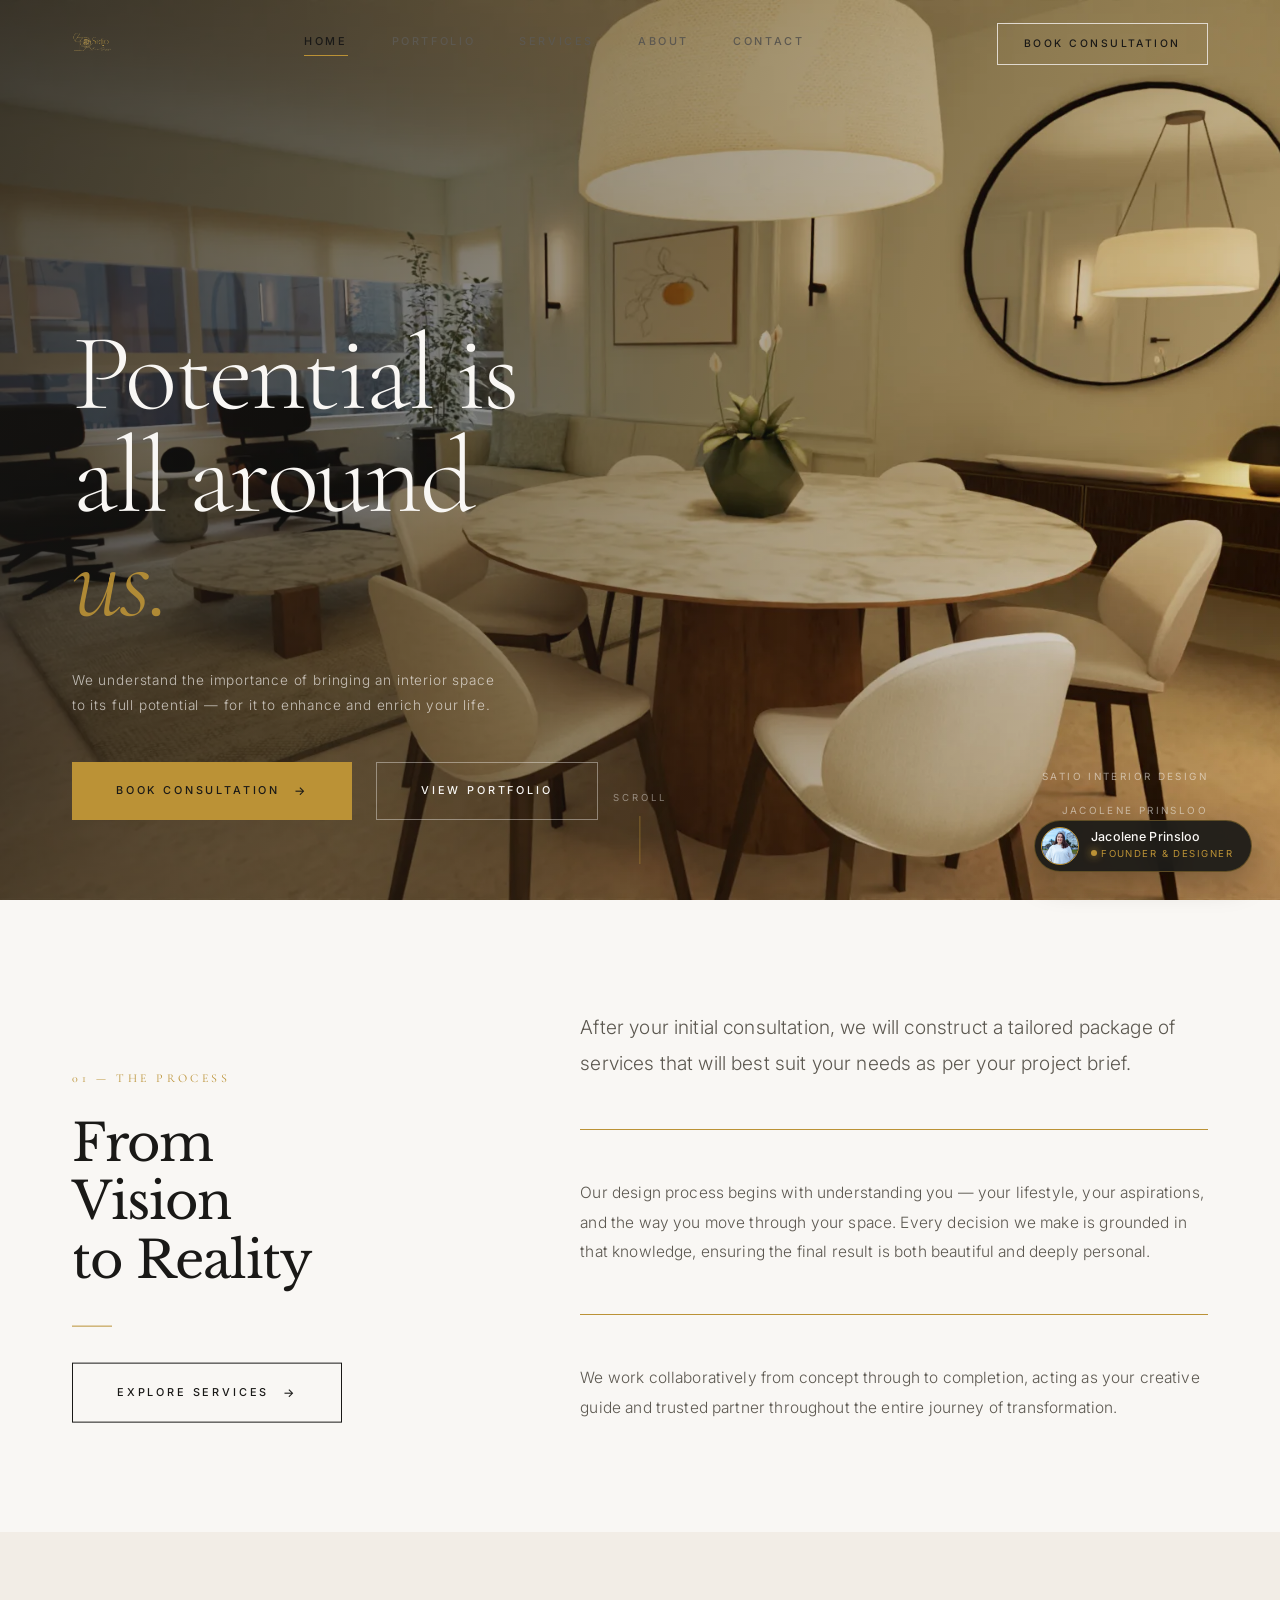
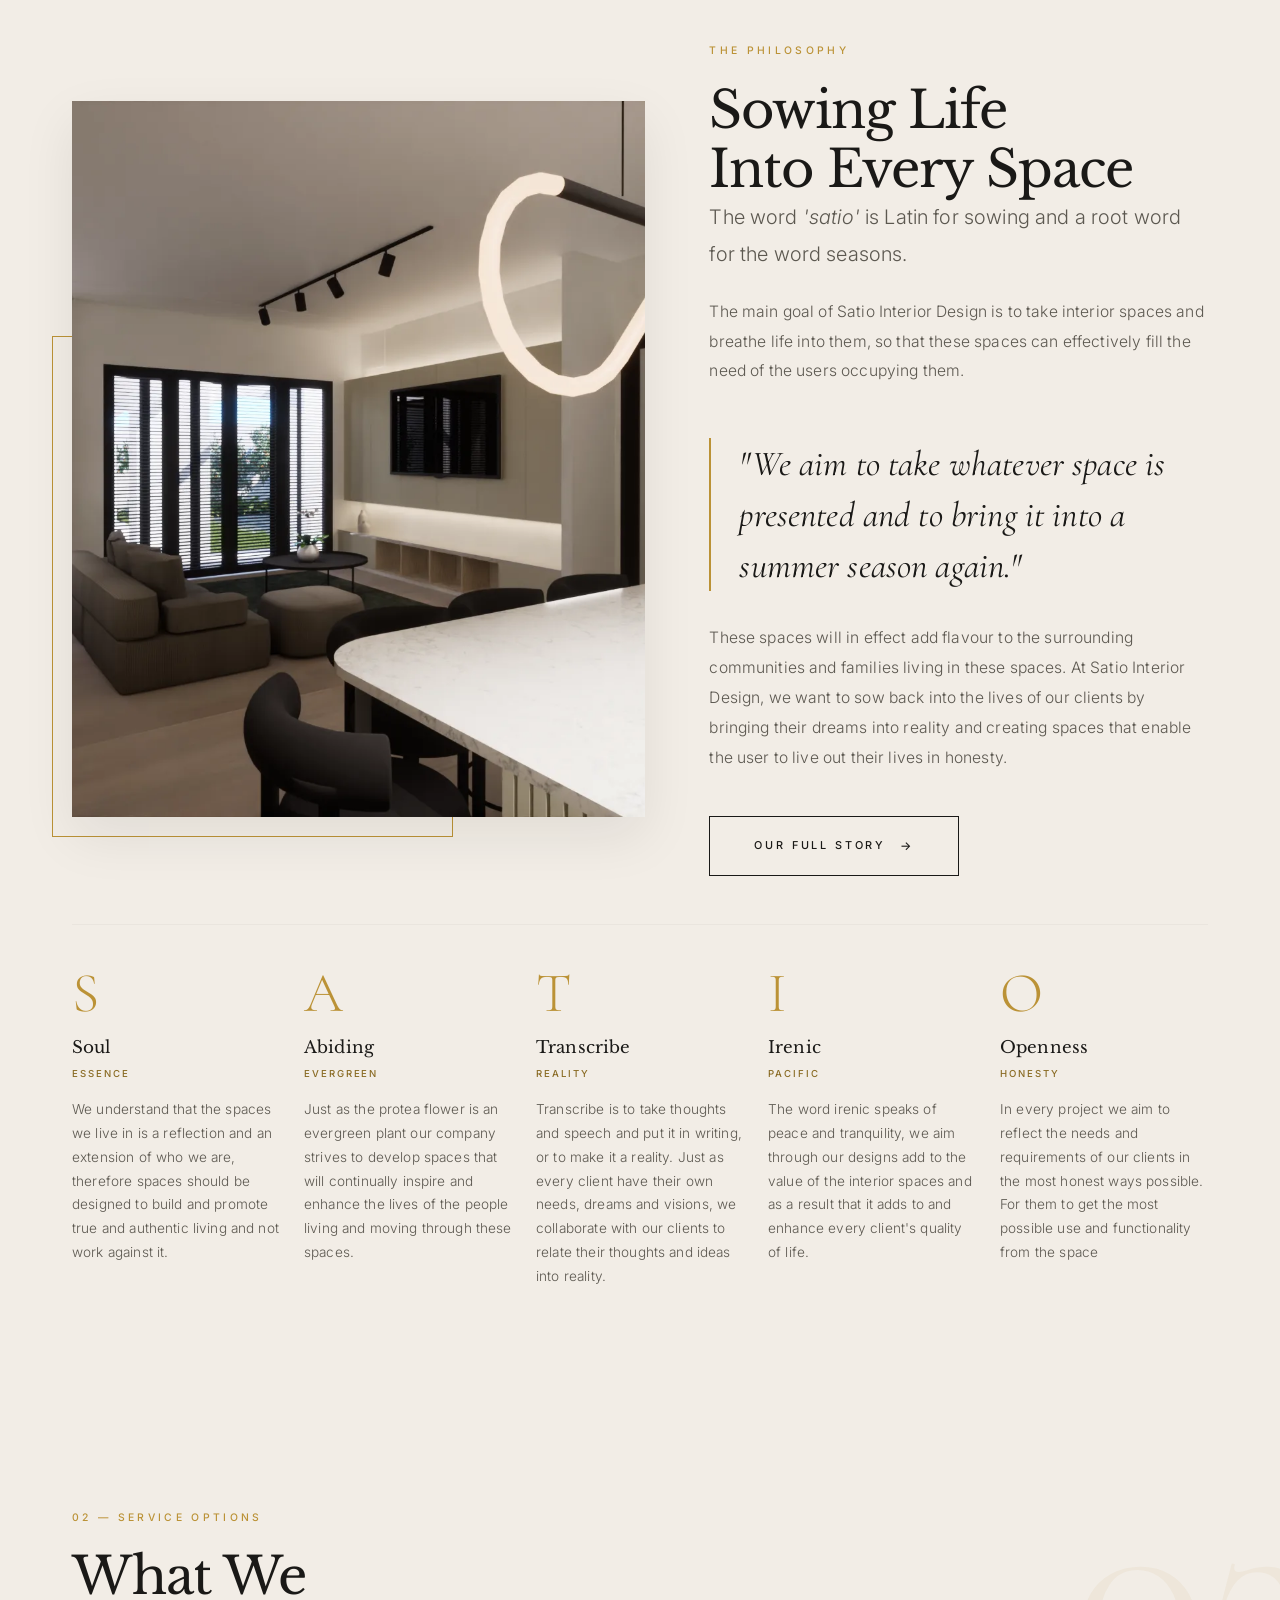
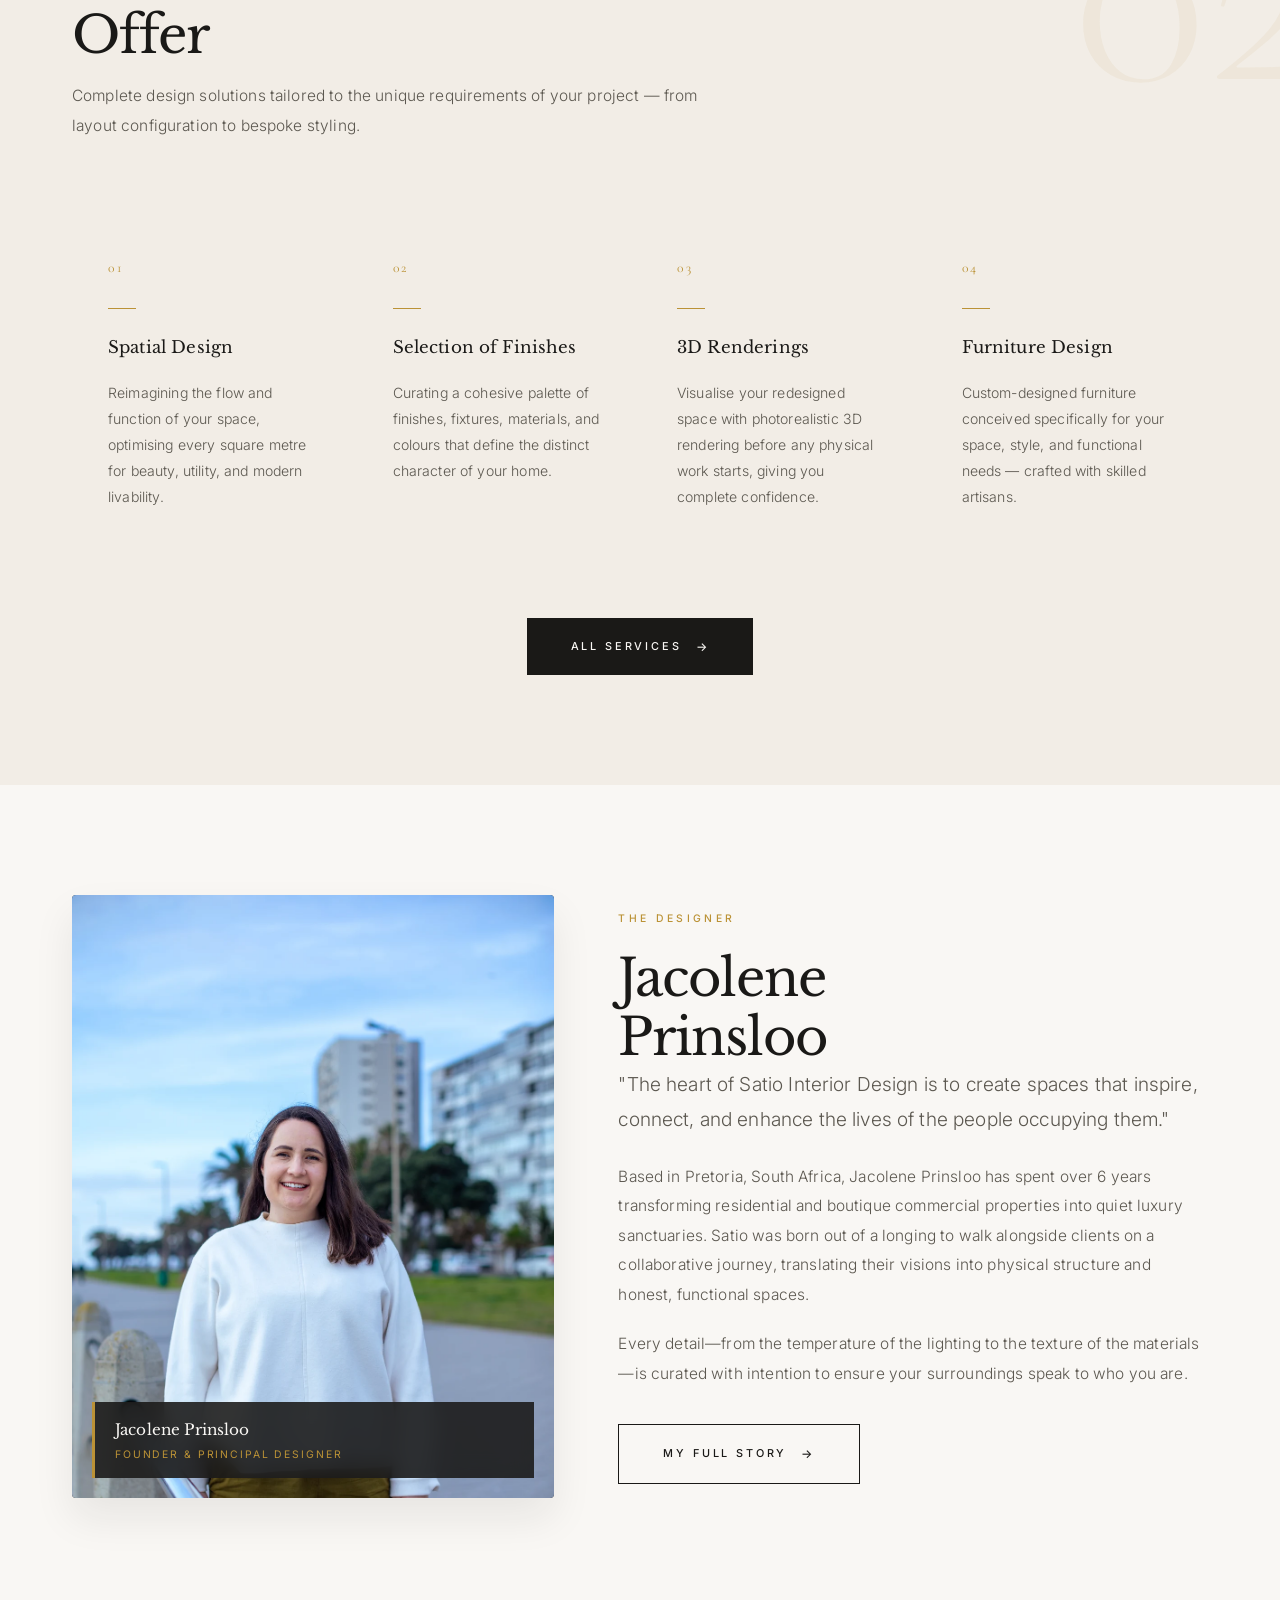
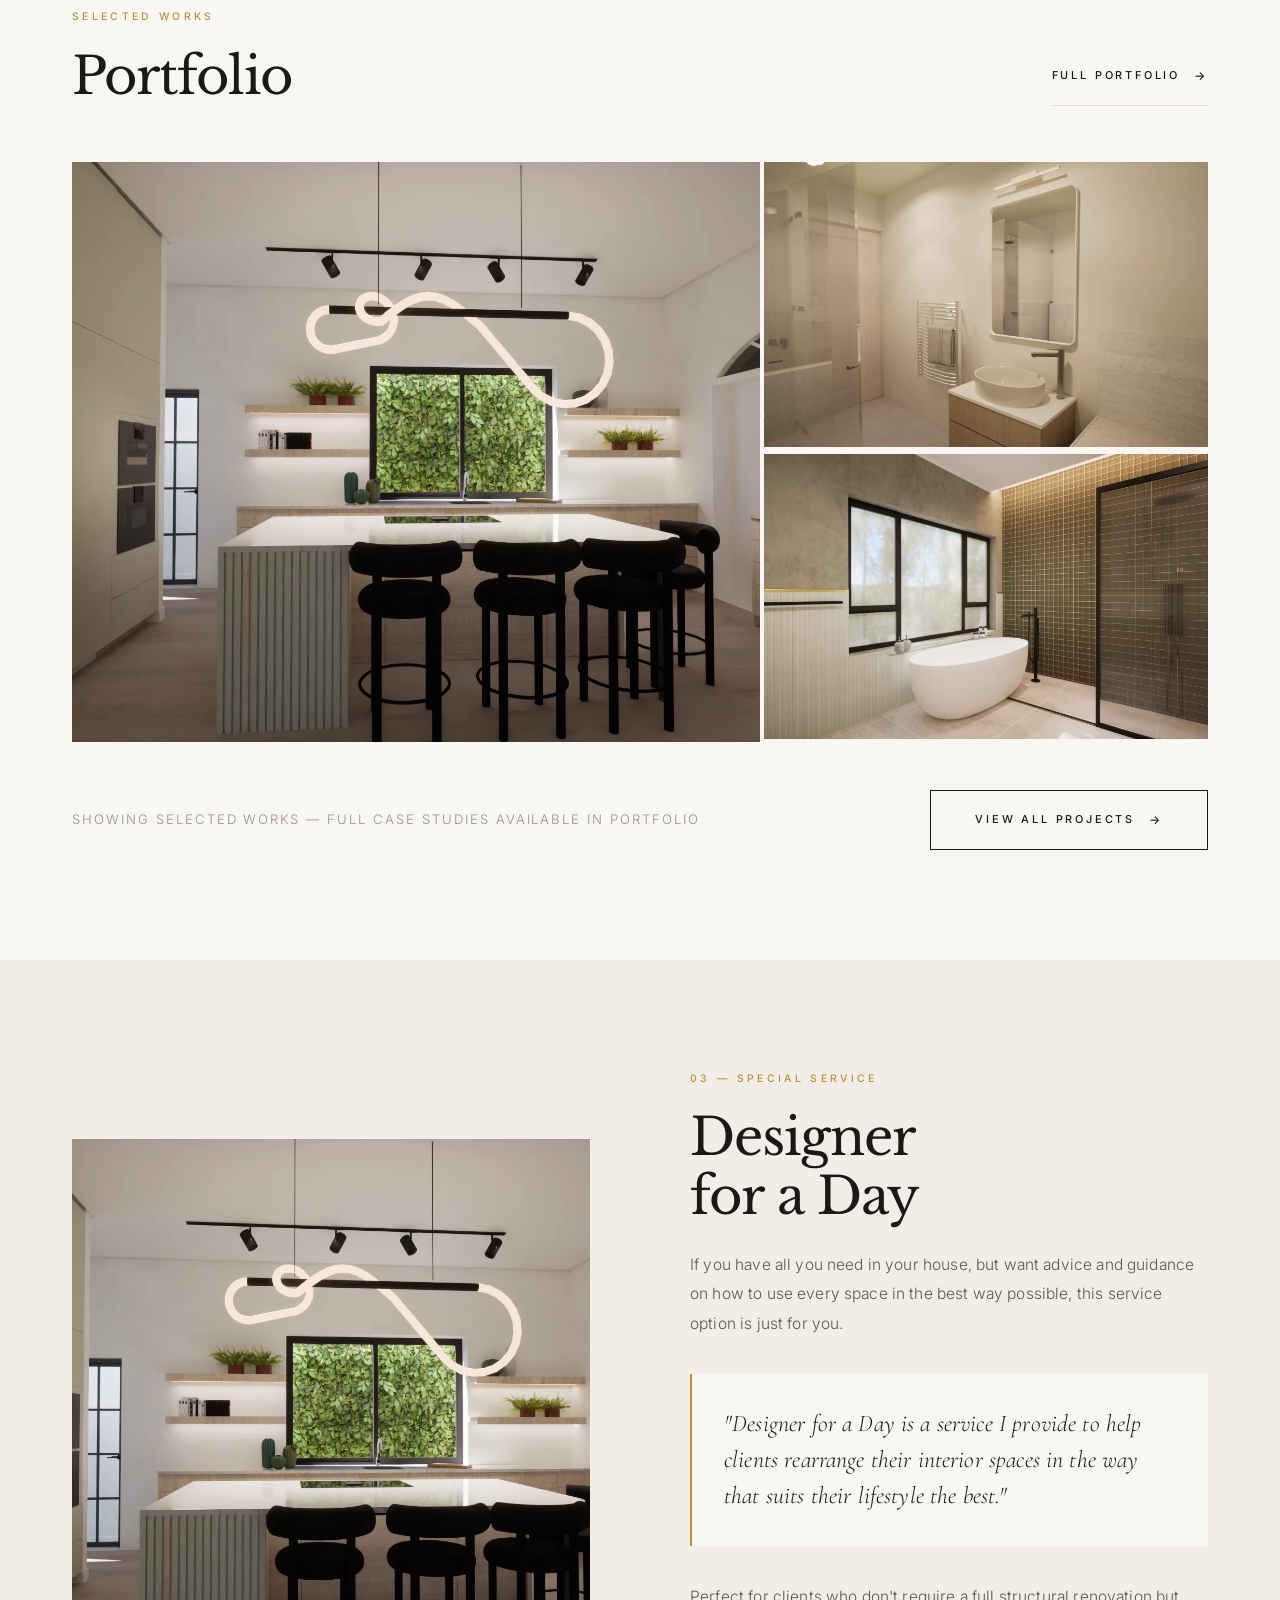
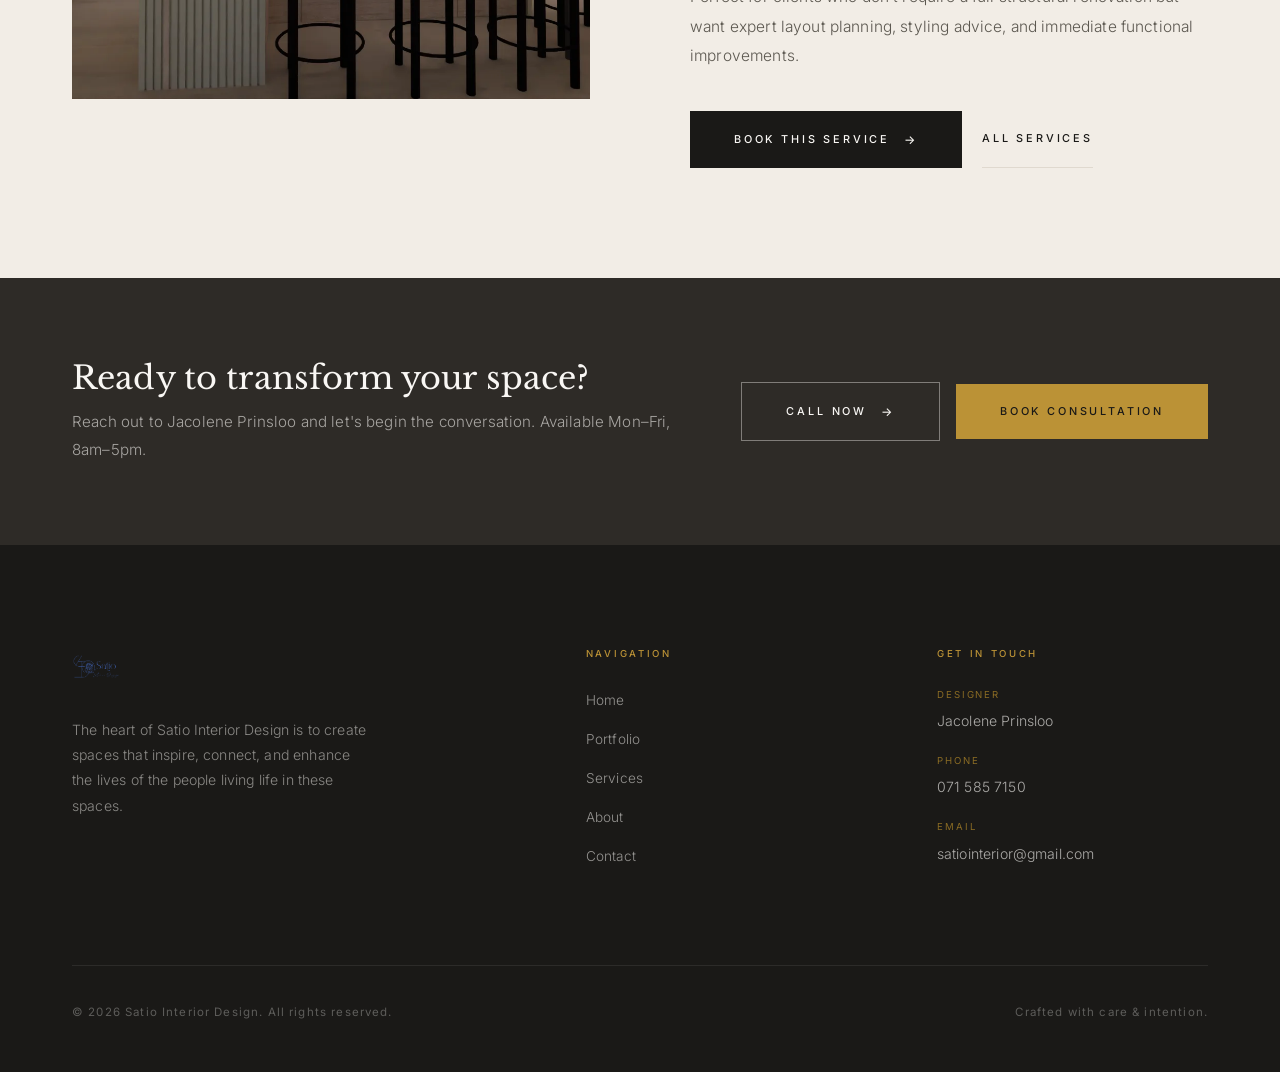
<file: index.html>
<!DOCTYPE html>
<html lang="en">
<head>
  <meta charset="UTF-8">
  <meta name="viewport" content="width=device-width, initial-scale=1.0">
  <title>Satio Interior Design | Crafting Spaces That Inspire</title>
  <meta name="description" content="Satio Interior Design creates spaces that inspire, connect and enhance the lives of the people occupying them. Book a consultation with Jacolene Prinsloo.">
  <link rel="stylesheet" href="styles.css">
</head>
<body>

  <!-- Scroll progress -->
  <div id="scroll-progress-bar"></div>

  <!-- Custom cursor -->
  <div class="custom-cursor" id="customCursor"></div>
  <div class="custom-cursor-ring" id="customCursorRing"></div>

  <!-- HEADER -->
  <header class="site-header" id="siteHeader">
    <div class="container">
      <div class="header-inner">
        <a href="index.html" class="logo-link">
          <img src="Logo/Full Logo- Yellow .webp" alt="Satio Interior Design" class="header-logo-img">
        </a>
        <nav class="nav-links">
          <a href="index.html" class="active">Home</a>
          <a href="portfolio.html">Portfolio</a>
          <a href="services.html">Services</a>
          <a href="about.html">About</a>
          <a href="contact.html">Contact</a>
        </nav>
        <a href="contact.html" class="nav-cta">Book Consultation</a>
        <div class="hamburger" id="hamburger" aria-label="Toggle menu" role="button" tabindex="0">
          <span></span><span></span><span></span>
        </div>
      </div>
    </div>
  </header>

  <!-- MOBILE NAV -->
  <div class="mobile-nav" id="mobileNav" role="navigation">
    <a href="index.html" class="active">Home</a>
    <a href="portfolio.html">Portfolio</a>
    <a href="services.html">Services</a>
    <a href="about.html">About</a>
    <a href="contact.html">Contact</a>
    <span class="mobile-contact">071 585 7150</span>
  </div>

  <!-- ===== HERO ===== -->
  <section class="hero" id="hero">
    <div class="hero-bg">
      <img src="Renderings/Punta Del Mar 432/Image1.webp" alt="Satio Interior Design – Premium Living Space" id="heroImg">
    </div>
    <div class="hero-overlay"></div>

    <div class="hero-content">
      <div class="container">
        <h1 class="hero-title">
          Potential is<br>
          all around<br>
          <em>us.</em>
        </h1>
        <p class="hero-sub">We understand the importance of bringing an interior space to its full potential — for it to enhance and enrich your life.</p>
        <div class="hero-actions">
          <a href="contact.html" class="btn btn-gold btn-arrow">Book Consultation</a>
          <a href="portfolio.html" class="btn btn-outline-light">View Portfolio</a>
        </div>
      </div>
    </div>

    <div class="hero-meta">
      <span class="hero-meta-item">Satio Interior Design</span>
      <span class="hero-meta-item">Jacolene Prinsloo</span>
    </div>

    <div class="hero-scroll" id="heroScroll" aria-label="Scroll down">
      <span class="hero-scroll-label">Scroll</span>
      <div class="hero-scroll-line"></div>
    </div>
  </section>

  <!-- ===== 01 THE PROCESS ===== -->
  <section class="section intro-section" id="intro">
    <div class="container">
      <div class="intro-grid">
        <div class="intro-sticky fade-up">
          <span class="intro-num">01 — The Process</span>
          <h2 class="title--lg">From<br>Vision<br>to Reality</h2>
          <div class="intro-divider"></div>
          <a href="services.html" class="btn btn-outline btn-arrow">Explore Services</a>
        </div>
        <div class="fade-up">
          <p class="lead" style="margin-bottom:32px;">After your initial consultation, we will construct a tailored package of services that will best suit your needs as per your project brief.</p>
          <div class="reveal-line"></div>
          <p class="body">Our design process begins with understanding you — your lifestyle, your aspirations, and the way you move through your space. Every decision we make is grounded in that knowledge, ensuring the final result is both beautiful and deeply personal.</p>
          <div class="reveal-line"></div>
          <p class="body">We work collaboratively from concept through to completion, acting as your creative guide and trusted partner throughout the entire journey of transformation.</p>
        </div>
      </div>
    </div>
  </section>

  <!-- ===== 01.5 THE BRAND NARRATIVE ===== -->
  <section class="section brand-philosophy-section" id="philosophy">
    <div class="container">
      <div class="brand-story-grid">
        <div class="brand-story-visual fade-up">
          <img src="Renderings/Balers Way/Image2.webp" alt="Satio Interior Design — Breathing Life Into Spaces">
          <div class="brand-story-accent-frame"></div>
        </div>
        <div class="brand-story-text fade-up">
          <span class="eyebrow">The Philosophy</span>
          <h2 class="title--lg">Sowing Life<br>Into Every Space</h2>
          <p class="brand-story-lead">The word <em>'satio'</em> is Latin for sowing and a root word for the word seasons.</p>
          <p class="brand-story-body">The main goal of Satio Interior Design is to take interior spaces and breathe life into them, so that these spaces can effectively fill the need of the users occupying them.</p>
          <div class="brand-story-quote">
            "We aim to take whatever space is presented and to bring it into a summer season again."
          </div>
          <p class="brand-story-body">These spaces will in effect add flavour to the surrounding communities and families living in these spaces. At Satio Interior Design, we want to sow back into the lives of our clients by bringing their dreams into reality and creating spaces that enable the user to live out their lives in honesty.</p>
          <div style="margin-top:24px;">
            <a href="about.html" class="btn btn-outline btn-arrow">Our Full Story</a>
          </div>
        </div>
      </div>

      <!-- Homepage Acrostic Grid -->
      <div class="homepage-acrostic-grid fade-up">
        <div class="acrostic-card">
          <div class="acrostic-card-ltr">S</div>
          <div class="acrostic-card-w">Soul</div>
          <span class="acrostic-card-m">Essence</span>
          <p class="acrostic-card-d">We understand that the spaces we live in is a reflection and an extension of who we are, therefore spaces should be designed to build and promote true and authentic living and not work against it.</p>
        </div>

        <div class="acrostic-card">
          <div class="acrostic-card-ltr">A</div>
          <div class="acrostic-card-w">Abiding</div>
          <span class="acrostic-card-m">Evergreen</span>
          <p class="acrostic-card-d">Just as the protea flower is an evergreen plant our company strives to develop spaces that will continually inspire and enhance the lives of the people living and moving through these spaces.</p>
        </div>

        <div class="acrostic-card">
          <div class="acrostic-card-ltr">T</div>
          <div class="acrostic-card-w">Transcribe</div>
          <span class="acrostic-card-m">Reality</span>
          <p class="acrostic-card-d">Transcribe is to take thoughts and speech and put it in writing, or to make it a reality. Just as every client have their own needs, dreams and visions, we collaborate with our clients to relate their thoughts and ideas into reality.</p>
        </div>

        <div class="acrostic-card">
          <div class="acrostic-card-ltr">I</div>
          <div class="acrostic-card-w">Irenic</div>
          <span class="acrostic-card-m">Pacific</span>
          <p class="acrostic-card-d">The word irenic speaks of peace and tranquility, we aim through our designs add to the value of the interior spaces and as a result that it adds to and enhance every client's quality of life.</p>
        </div>

        <div class="acrostic-card">
          <div class="acrostic-card-ltr">O</div>
          <div class="acrostic-card-w">Openness</div>
          <span class="acrostic-card-m">Honesty</span>
          <p class="acrostic-card-d">In every project we aim to reflect the needs and requirements of our clients in the most honest ways possible. For them to get the most possible use and functionality from the space</p>
        </div>
      </div>
    </div>
  </section>

  <!-- ===== 02 SERVICE OPTIONS ===== -->
  <section class="section section--cream" id="services">
    <div class="container" style="position:relative;">
      <span class="bg-number" style="right:-40px; top:-60px;">02</span>

      <div style="max-width:640px; margin-bottom:72px;">
        <span class="eyebrow">02 — Service Options</span>
        <h2 class="title--lg">What We<br>Offer</h2>
        <p class="body" style="margin-top:16px;">Complete design solutions tailored to the unique requirements of your project — from layout configuration to bespoke styling.</p>
      </div>

      <div class="process-steps">
        <div class="process-step fade-up">
          <span class="step-num">01</span>
          <div class="step-line"></div>
          <div class="step-title">Spatial Design</div>
          <p class="step-desc">Reimagining the flow and function of your space, optimising every square metre for beauty, utility, and modern livability.</p>
        </div>
        <div class="process-step fade-up">
          <span class="step-num">02</span>
          <div class="step-line"></div>
          <div class="step-title">Selection of Finishes</div>
          <p class="step-desc">Curating a cohesive palette of finishes, fixtures, materials, and colours that define the distinct character of your home.</p>
        </div>
        <div class="process-step fade-up">
          <span class="step-num">03</span>
          <div class="step-line"></div>
          <div class="step-title">3D Renderings</div>
          <p class="step-desc">Visualise your redesigned space with photorealistic 3D rendering before any physical work starts, giving you complete confidence.</p>
        </div>
        <div class="process-step fade-up">
          <span class="step-num">04</span>
          <div class="step-line"></div>
          <div class="step-title">Furniture Design</div>
          <p class="step-desc">Custom-designed furniture conceived specifically for your space, style, and functional needs — crafted with skilled artisans.</p>
        </div>
      </div>

      <div style="margin-top:64px; text-align:center;">
        <a href="services.html" class="btn btn-primary btn-arrow">All Services</a>
      </div>
    </div>
  </section>

  <!-- ===== ABOUT THE DESIGNER ===== -->
  <section class="section section--about-home" id="about-designer" style="padding-bottom: 0;">
    <div class="container">
      <div class="split split--45-55 split-gap-lg" style="align-items: center;">
        <div class="about-designer-img fade-up">
          <div class="designer-interactive-card">
            <div class="designer-main-frame">
              <img src="owner_photos/IMG_1869.webp" alt="Jacolene Prinsloo — Founder & Lead Designer" id="designerMainImg">
              <div class="designer-caption-badge">
                <div class="badge-title" id="designerBadgeTitle">Jacolene Prinsloo</div>
                <div class="badge-sub" id="designerBadgeSub">Founder &amp; Principal Designer</div>
              </div>
            </div>
          </div>
        </div>
        <div class="about-designer-text fade-up">
          <span class="eyebrow">The Designer</span>
          <h2 class="title--lg">Jacolene<br>Prinsloo</h2>
          <p class="lead" style="margin-bottom: 24px;">"The heart of Satio Interior Design is to create spaces that inspire, connect, and enhance the lives of the people occupying them."</p>
          <p class="body" style="margin-bottom: 20px;">Based in Pretoria, South Africa, Jacolene Prinsloo has spent over 6 years transforming residential and boutique commercial properties into quiet luxury sanctuaries. Satio was born out of a longing to walk alongside clients on a collaborative journey, translating their visions into physical structure and honest, functional spaces.</p>
          <p class="body" style="margin-bottom: 36px;">Every detail—from the temperature of the lighting to the texture of the materials—is curated with intention to ensure your surroundings speak to who you are.</p>
          <a href="about.html" class="btn btn-outline btn-arrow">My Full Story</a>
        </div>
      </div>
    </div>
  </section>

  <!-- ===== GALLERY PREVIEW ===== -->
  <section class="section" id="gallery">
    <div class="container">
      <div class="gallery-header">
        <div>
          <span class="eyebrow">Selected Works</span>
          <h2 class="title--lg">Portfolio</h2>
        </div>
        <a href="portfolio.html" class="btn btn-ghost btn-arrow">Full Portfolio</a>
      </div>

      <div class="gallery-grid">
        <div class="gallery-item gallery-item--main fade-in">
          <img src="Renderings/Balers Way/Image1.webp" alt="Living Room Design by Satio">
          <div class="gallery-item-overlay">
            <span class="gallery-item-label">Living Spaces</span>
          </div>
        </div>
        <div class="gallery-grid-side">
          <div class="gallery-item gallery-item--sm fade-in" style="transition-delay:0.1s;">
            <img src="Renderings/Punta Del Mar 525/Image30.webp" alt="Bedroom Design by Satio">
            <div class="gallery-item-overlay">
              <span class="gallery-item-label">Bedroom Retreat</span>
            </div>
          </div>
          <div class="gallery-item gallery-item--sm fade-in" style="transition-delay:0.2s;">
            <img src="Renderings/Balers Way/Image16.webp" alt="Kitchen Design by Satio">
            <div class="gallery-item-overlay">
              <span class="gallery-item-label">Kitchen &amp; Dining</span>
            </div>
          </div>
        </div>
      </div>

      <div class="gallery-footer">
        <p class="caption">Showing selected works — full case studies available in portfolio</p>
        <a href="portfolio.html" class="btn btn-outline btn-arrow">View All Projects</a>
      </div>
    </div>
  </section>

  <!-- ===== DESIGNER FOR A DAY ===== -->
  <section class="section special-section" id="special">
    <div class="container">
      <div class="special-grid">
        <div class="special-img-wrap fade-up">
          <img src="Renderings/Balers Way/Image1.webp" alt="Living Room Styling — Designer for a Day service">
          <div class="special-img-accent"></div>
        </div>
        <div class="fade-up">
          <span class="eyebrow">03 — Special Service</span>
          <h2 class="title--lg">Designer<br>for a Day</h2>
          <p class="body" style="margin:24px 0;">If you have all you need in your house, but want advice and guidance on how to use every space in the best way possible, this service option is just for you.</p>
          <div class="special-highlight">
            <p>"Designer for a Day is a service I provide to help clients rearrange their interior spaces in the way that suits their lifestyle the best."</p>
          </div>
          <p class="body" style="margin-top:28px;">Perfect for clients who don't require a full structural renovation but want expert layout planning, styling advice, and immediate functional improvements.</p>
          <div style="margin-top:40px; display:flex; gap:20px; flex-wrap:wrap; align-items:center;">
            <a href="mailto:satiointerior@gmail.com?subject=Designer for a day." class="btn btn-primary btn-arrow">Book This Service</a>
            <a href="services.html" class="btn btn-ghost">All Services</a>
          </div>
        </div>
      </div>
    </div>
  </section>

  <!-- ===== CONNECT STRIP ===== -->
  <div class="connect-strip">
    <div class="container">
      <div class="connect-strip-inner">
        <div class="connect-strip-text">
          <h3 class="title--sm" style="color:var(--ivory);">Ready to transform your space?</h3>
          <p class="lead" style="color:rgba(249,247,244,0.6); font-size:0.95rem; margin-top:8px;">Reach out to Jacolene Prinsloo and let's begin the conversation. Available Mon–Fri, 8am–5pm.</p>
        </div>
        <div class="connect-strip-actions">
          <a href="tel:0715857150" class="btn btn-outline-light btn-arrow">Call Now</a>
          <a href="contact.html" class="btn btn-gold">Book Consultation</a>
        </div>
      </div>
    </div>
  </div>

  <!-- FLOATING OWNER WIDGET -->
  <div class="floating-owner-widget" id="floatingOwnerWidget" title="Meet Founder & Designer Jacolene Prinsloo">
    <div class="floating-owner-avatar">
      <img src="owner_photos/IMG_1871.webp" alt="Jacolene Prinsloo">
    </div>
    <div class="floating-owner-text">
      <span class="floating-owner-name">Jacolene Prinsloo</span>
      <span class="floating-owner-status"><span class="status-dot"></span> Founder &amp; Designer</span>
    </div>
  </div>

  <!-- OWNER POPUP MODAL -->
  <div class="owner-modal-overlay" id="ownerModalOverlay">
    <div class="owner-modal-card">
      <div class="owner-modal-header">
        <img src="owner_photos/IMG_1870.webp" alt="Jacolene Prinsloo — Satio Interior Design Founder">
        <button class="owner-modal-close" id="ownerModalClose" aria-label="Close">&times;</button>
      </div>
      <div class="owner-modal-body">
        <span class="eyebrow">Direct Designer Access</span>
        <h3 class="title--sm" style="margin-bottom:12px;">Meet Jacolene Prinsloo</h3>
        <p class="body" style="margin-bottom:20px;">"At Satio Interior Design, you work directly with me from day one. I am passionate about bringing out the true potential of your space so it enriches your daily life."</p>
        <div style="display:flex; gap:12px; flex-wrap:wrap;">
          <a href="contact.html" class="btn btn-primary btn-arrow" style="font-size:0.8rem; padding:12px 20px;">Book Consultation</a>
          <a href="about.html" class="btn btn-outline" style="font-size:0.8rem; padding:12px 20px;">Read Her Story</a>
        </div>
      </div>
    </div>
  </div>

  <!-- FOOTER -->
  <footer class="site-footer">
    <div class="container">
      <div class="footer-top">
        <div class="footer-brand">
          <img src="Logo/Full Logo- Yellow .webp" alt="Satio Interior Design" class="footer-logo-img">
          <p>The heart of Satio Interior Design is to create spaces that inspire, connect, and enhance the lives of the people living life in these spaces.</p>
        </div>
        <div>
          <div class="footer-col-title">Navigation</div>
          <ul class="footer-links">
            <li><a href="index.html">Home</a></li>
            <li><a href="portfolio.html">Portfolio</a></li>
            <li><a href="services.html">Services</a></li>
            <li><a href="about.html">About</a></li>
            <li><a href="contact.html">Contact</a></li>
          </ul>
        </div>
        <div>
          <div class="footer-col-title">Get in Touch</div>
          <div class="footer-contact-item">
            <span class="footer-contact-label">Designer</span>
            <span class="footer-contact-value">Jacolene Prinsloo</span>
          </div>
          <div class="footer-contact-item">
            <span class="footer-contact-label">Phone</span>
            <span class="footer-contact-value"><a href="tel:0715857150">071 585 7150</a></span>
          </div>
          <div class="footer-contact-item">
            <span class="footer-contact-label">Email</span>
            <span class="footer-contact-value"><a href="mailto:satiointerior@gmail.com">satiointerior@gmail.com</a></span>
          </div>
        </div>
      </div>
      <div class="footer-bottom">
        <p>&copy; 2026 Satio Interior Design. All rights reserved.</p>
        <p>Crafted with care &amp; intention.</p>
      </div>
    </div>
  </footer>

  <script src="main.js"></script>
</body>
</html>
</file>
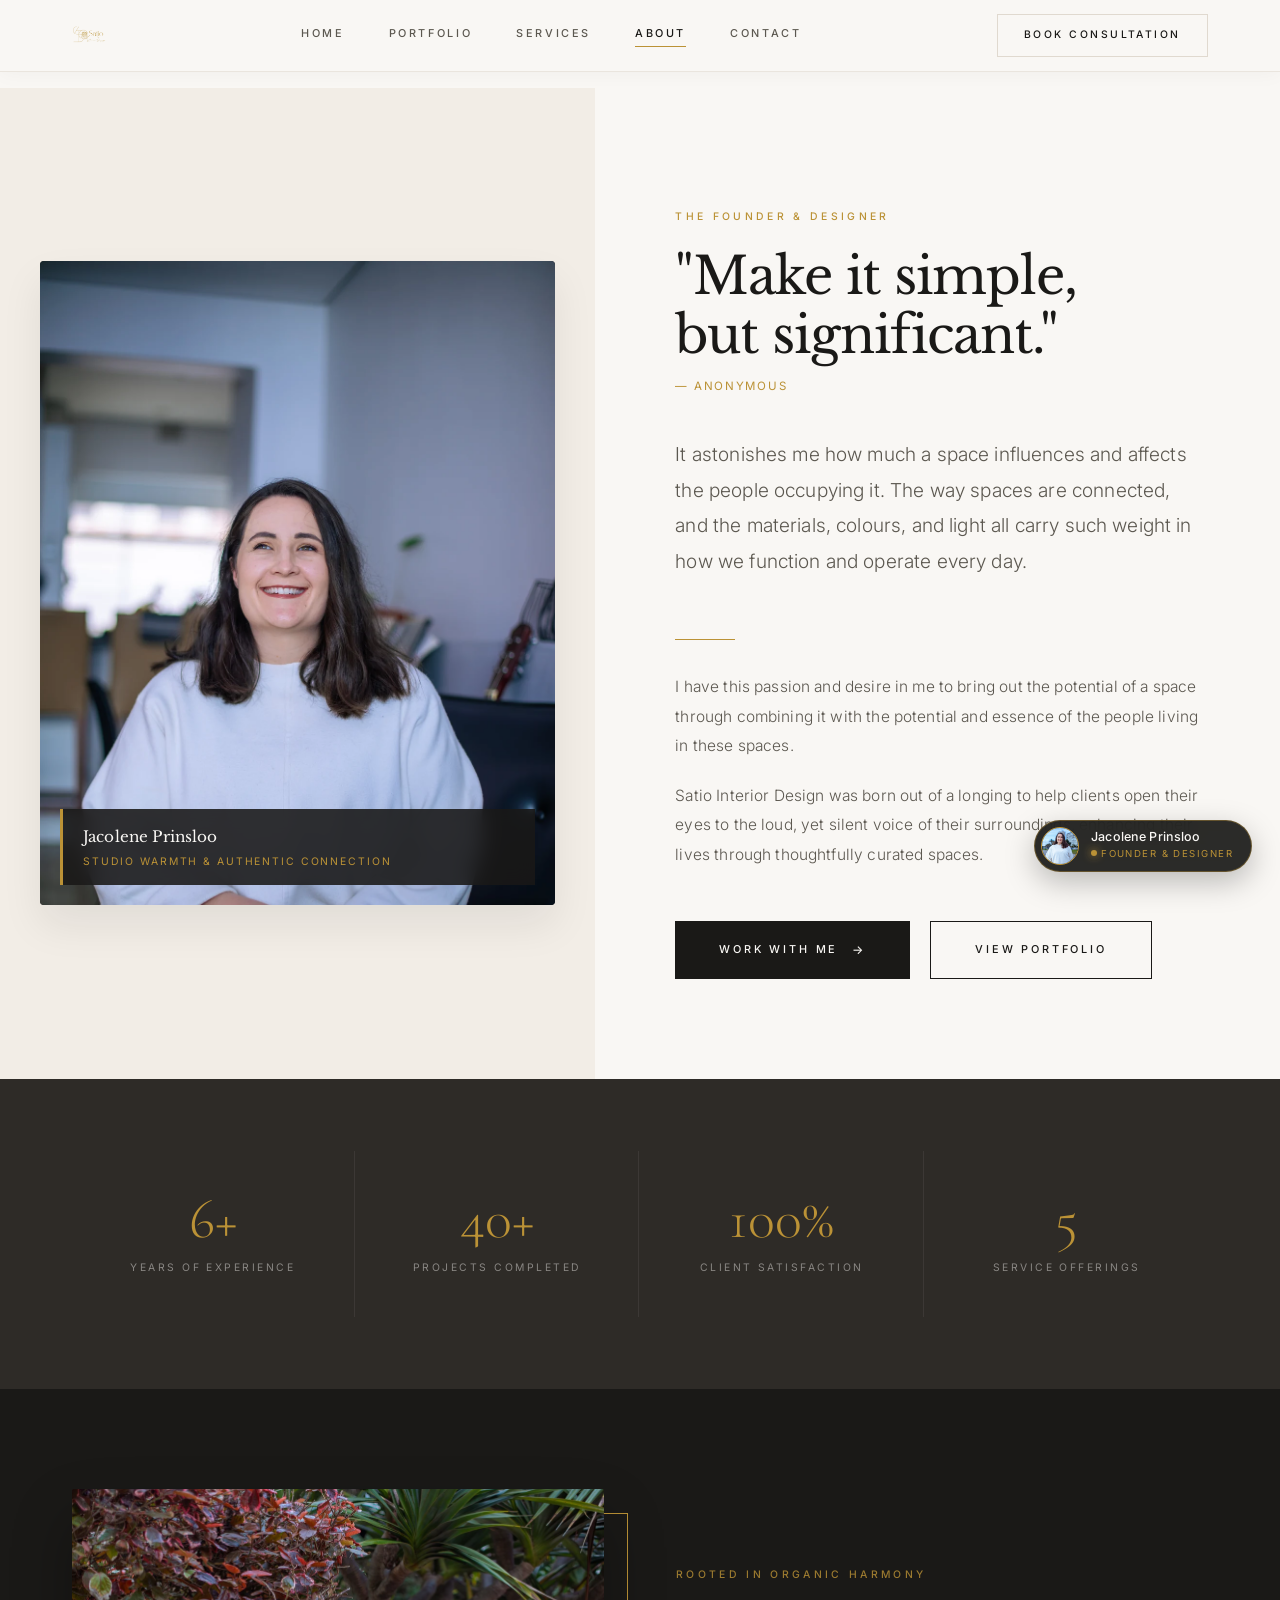
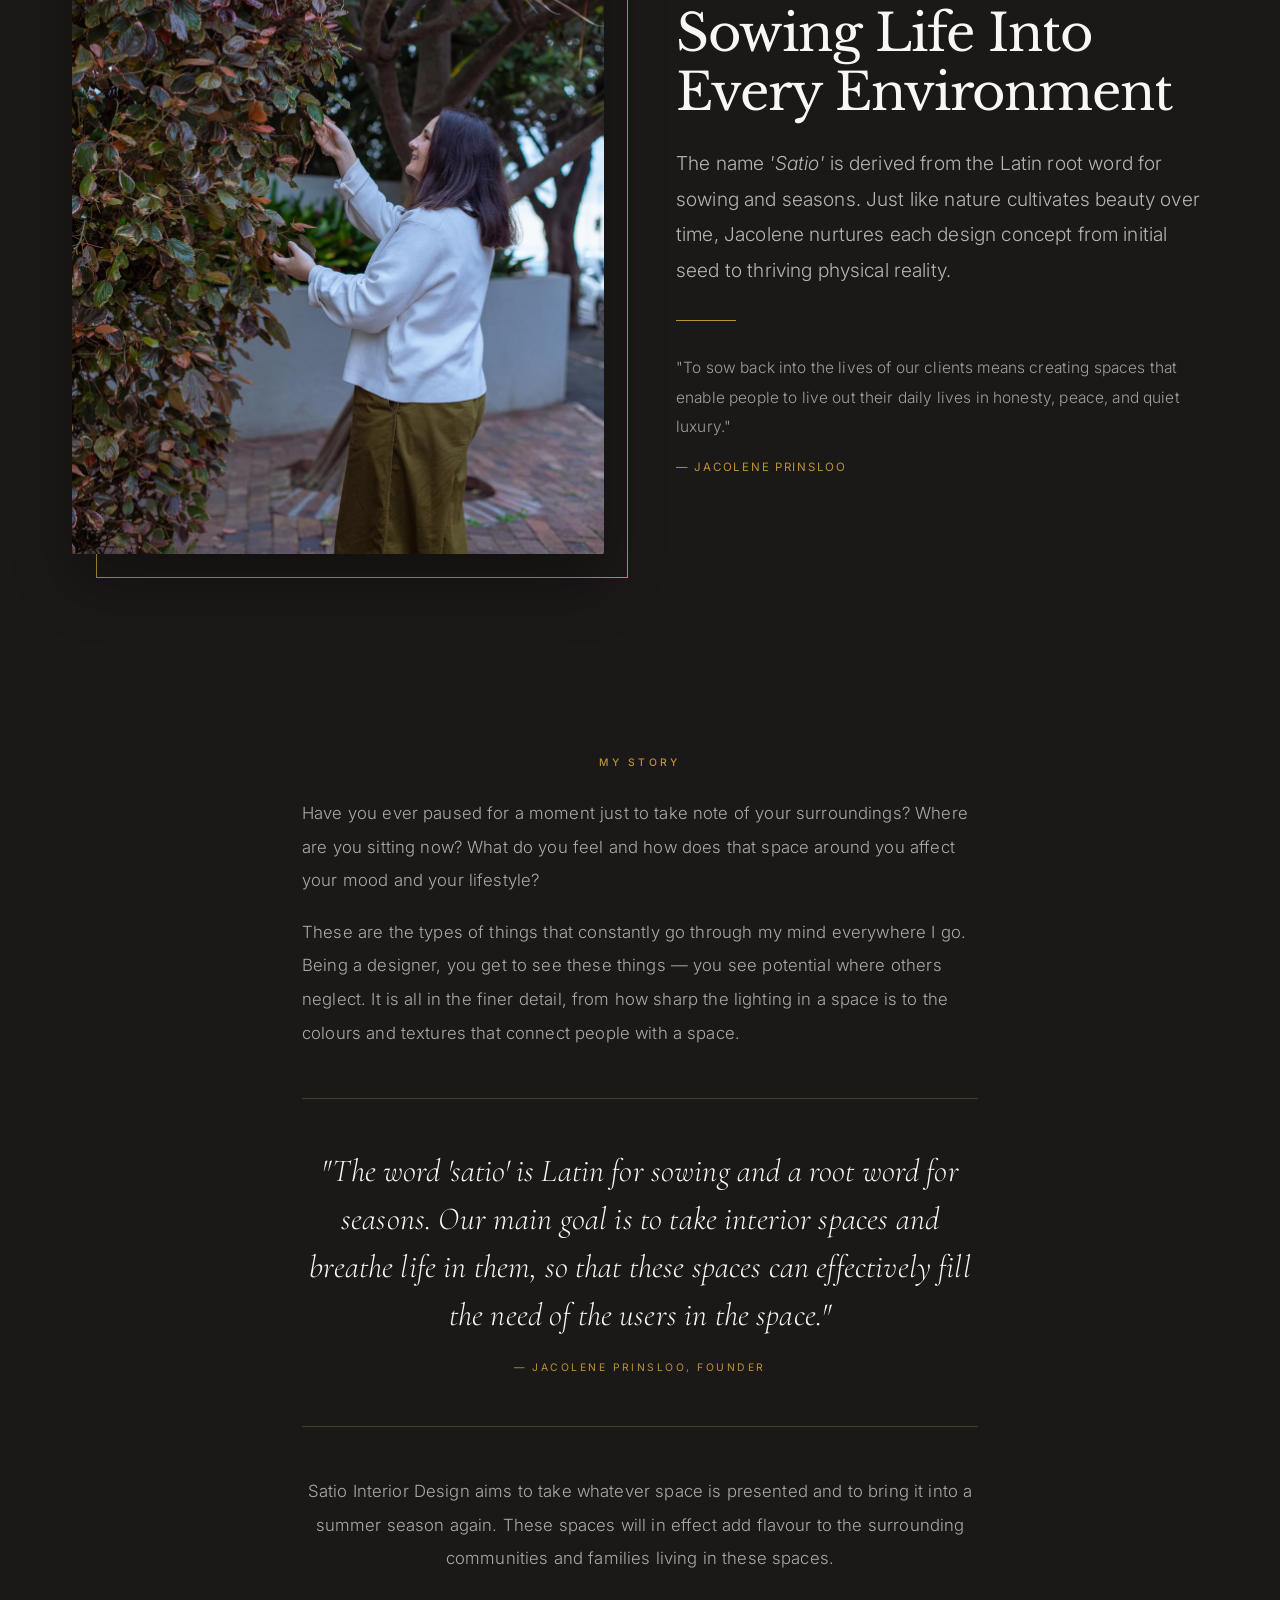
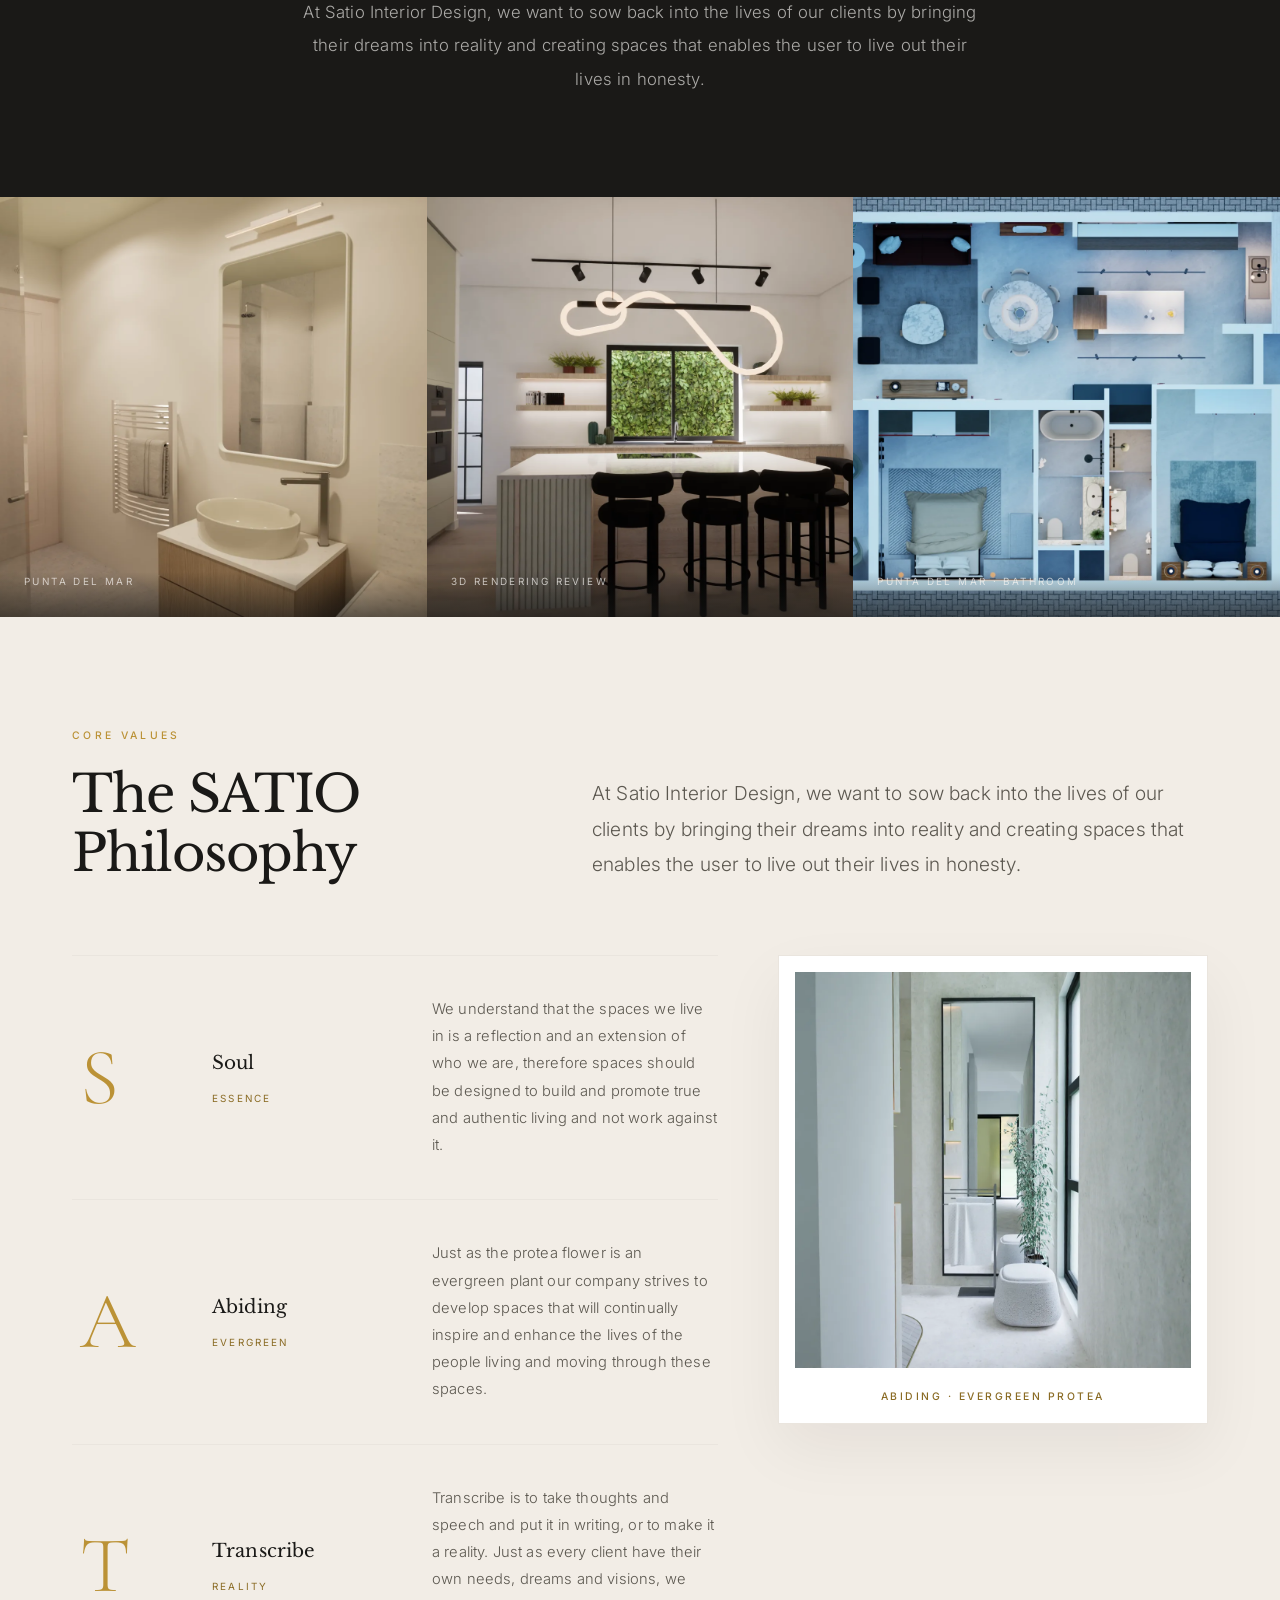
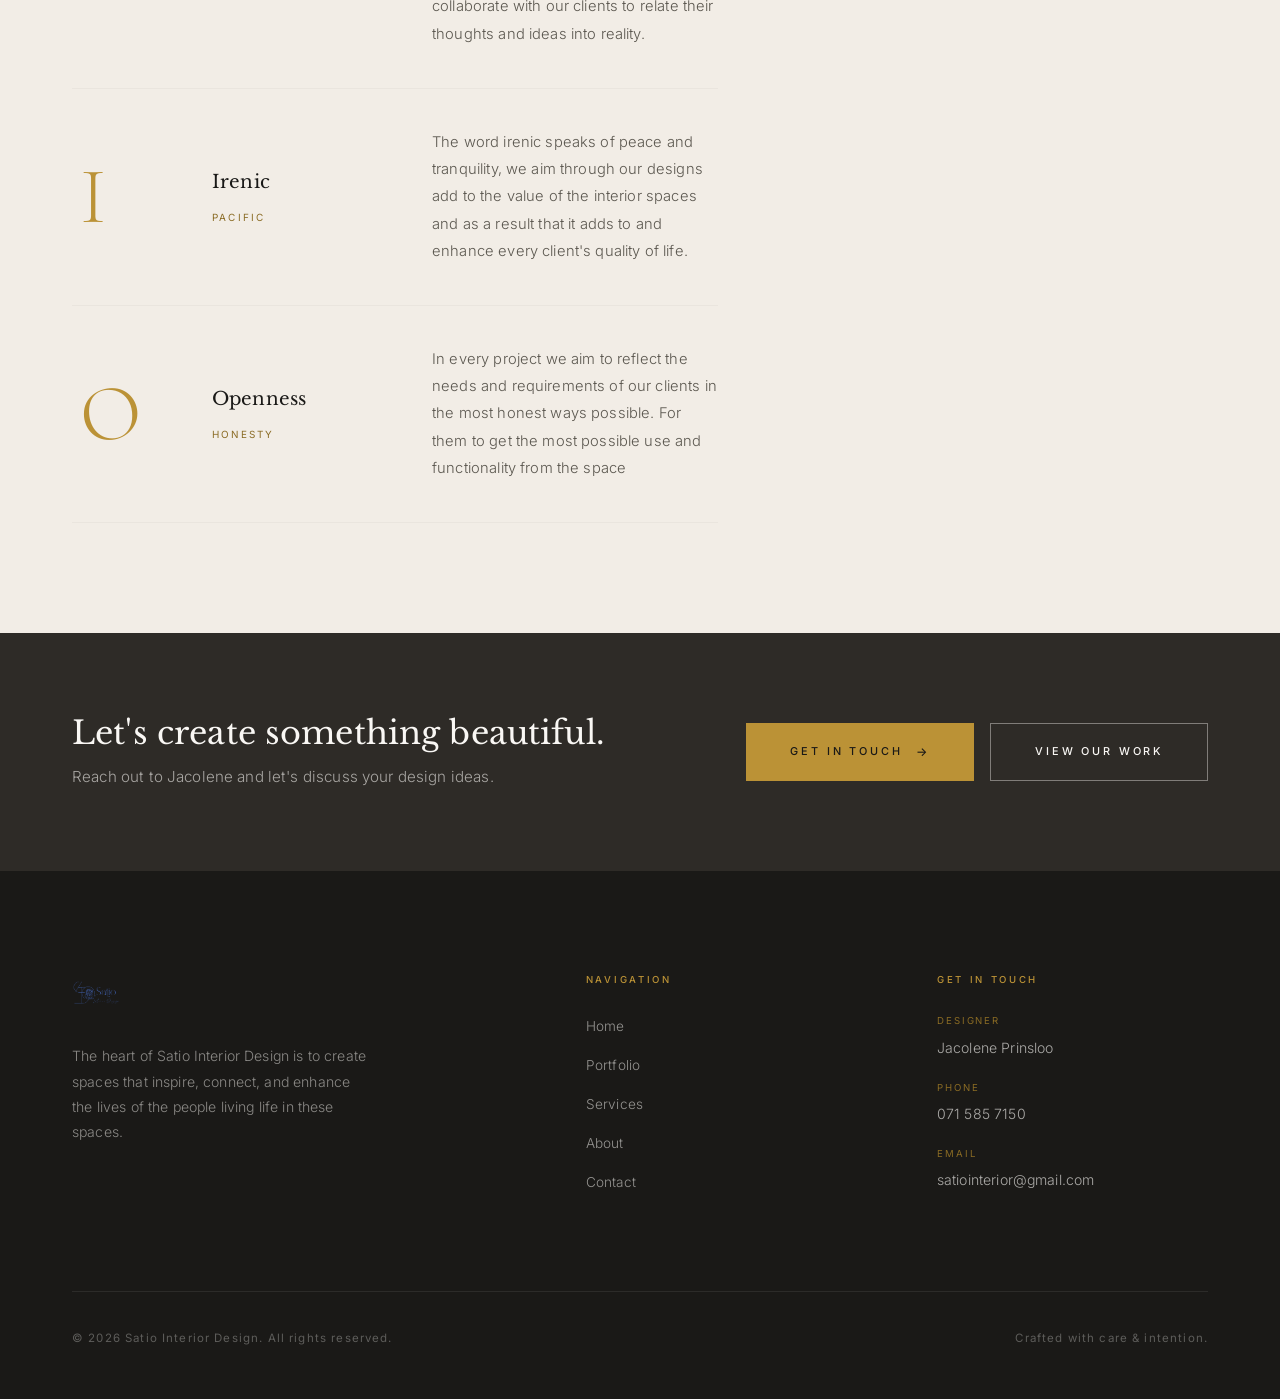
<file: about.html>
<!DOCTYPE html>
<html lang="en">
<head>
  <meta charset="UTF-8">
  <meta name="viewport" content="width=device-width, initial-scale=1.0">
  <title>About | Satio Interior Design</title>
  <meta name="description" content="Meet Jacolene Prinsloo — the designer behind Satio Interior Design, dedicated to creating spaces that inspire and enhance life.">
  <link rel="stylesheet" href="styles.css">
  <style>
    /* ── About page overrides ───────────────────────────────── */

    /* Split intro: image left, story right */
    .about-split {
      display: grid;
      grid-template-columns: 1fr 1.15fr;
      min-height: 88vh;
      align-items: stretch;
    }
    .about-split-img {
      position: relative;
      overflow: hidden;
    }
    .about-split-img img {
      width: 100%;
      height: 100%;
      object-fit: cover;
      object-position: top center;
      display: block;
    }
    .about-split-content {
      padding: 120px 80px 100px 80px;
      display: flex;
      flex-direction: column;
      justify-content: center;
      background: var(--ivory);
    }

    /* Philosophy pull-quote block */
    .philosophy-block {
      background: var(--charcoal);
      padding: 100px 0;
    }
    .philosophy-inner {
      max-width: 820px;
      margin: 0 auto;
      padding: 0 72px;
    }
    .philosophy-inner .eyebrow { color: var(--gold); text-align: center; display: block; }
    .philosophy-body {
      font-size: 1.05rem;
      color: rgba(249,247,244,0.65);
      font-weight: 300;
      line-height: 2;
      margin-top: 24px;
    }
    .philosophy-body + .philosophy-body { margin-top: 18px; }
    .philosophy-divider {
      width: 100%; height: 1px;
      background: rgba(200,169,126,0.25);
      margin: 48px 0;
    }
    .philosophy-quote-text {
      font-family: var(--display);
      font-size: clamp(1.6rem, 2.5vw, 2.4rem);
      font-weight: 300;
      font-style: italic;
      color: var(--ivory);
      line-height: 1.5;
      text-align: center;
    }
    .philosophy-cite {
      text-align: center;
      margin-top: 20px;
      font-size: 0.65rem;
      letter-spacing: 0.24em;
      text-transform: uppercase;
      color: var(--gold);
    }

    /* Acrostic redesign — horizontal rows */
    .acrostic-section {
      padding: var(--section) 0;
      background: var(--cream);
    }
    .acrostic-intro {
      display: grid;
      grid-template-columns: 1fr 1.4fr;
      gap: 80px;
      align-items: end;
      margin-bottom: 72px;
    }
    .acrostic-list { border-top: 1px solid var(--border-lt); }
    .acrostic-item {
      display: grid;
      grid-template-columns: 100px 180px 1fr;
      align-items: center;
      gap: 40px;
      padding: 40px 0;
      border-bottom: 1px solid var(--border-lt);
      transition: background var(--t-fast);
    }
    .acrostic-item:hover { background: rgba(200,169,126,0.04); }
    .acrostic-ltr {
      font-family: var(--display);
      font-size: 5rem;
      font-weight: 300;
      color: var(--gold);
      line-height: 1;
      padding-left: 8px;
    }
    .acrostic-w {
      font-family: var(--heading);
      font-size: 1.15rem;
      font-weight: 400;
      color: var(--charcoal);
      margin-bottom: 4px;
    }
    .acrostic-m {
      font-size: 0.62rem;
      letter-spacing: 0.22em;
      text-transform: uppercase;
      color: var(--gold-dk);
    }
    .acrostic-d {
      font-size: 0.92rem;
      color: var(--warm-grey);
      line-height: 1.85;
      font-weight: 300;
    }

    /* Stats strip */
    .stats-strip {
      background: var(--charcoal-lt);
      padding: 72px 0;
    }
    .stats-grid {
      display: grid;
      grid-template-columns: repeat(4, 1fr);
      gap: 2px;
    }
    .stat-item {
      padding: 40px 36px;
      border-right: 1px solid rgba(249,247,244,0.07);
      text-align: center;
    }
    .stat-item:last-child { border-right: none; }
    .stat-num {
      font-family: var(--display);
      font-size: 3.5rem;
      font-weight: 300;
      color: var(--gold);
      line-height: 1;
      margin-bottom: 12px;
    }
    .stat-label {
      font-size: 0.65rem;
      letter-spacing: 0.24em;
      text-transform: uppercase;
      color: rgba(249,247,244,0.45);
    }

    @media (max-width: 1100px) {
      .about-split { grid-template-columns: 1fr; min-height: auto; }
      .about-split-img { height: 60vh; min-height: 400px; }
      .about-split-content { padding: 72px 48px; }
      .acrostic-intro { grid-template-columns: 1fr; gap: 40px; }
      .acrostic-item { grid-template-columns: 72px 140px 1fr; gap: 24px; }
      .stats-grid { grid-template-columns: repeat(2, 1fr); }
    }
    @media (max-width: 600px) {
      .about-split-content { padding: 48px 24px; }
      .acrostic-item { grid-template-columns: 56px 1fr; }
      .acrostic-word-group { display: none; }
      .stats-grid { grid-template-columns: repeat(2, 1fr); }
      .stat-item { padding: 28px 20px; }
      .stat-num { font-size: 2.5rem; }
    }
  </style>
</head>
<body>

  <div id="scroll-progress-bar"></div>
  <div class="custom-cursor" id="customCursor"></div>
  <div class="custom-cursor-ring" id="customCursorRing"></div>

  <!-- HEADER -->
  <header class="site-header scrolled" id="siteHeader">
    <div class="container">
      <div class="header-inner">
        <a href="index.html" class="logo-link">
          <img src="Logo/Full Logo- Yellow .webp" alt="Satio Interior Design" class="header-logo-img">
        </a>
        <nav class="nav-links">
          <a href="index.html">Home</a>
          <a href="portfolio.html">Portfolio</a>
          <a href="services.html">Services</a>
          <a href="about.html" class="active">About</a>
          <a href="contact.html">Contact</a>
        </nav>
        <a href="contact.html" class="nav-cta">Book Consultation</a>
        <div class="hamburger" id="hamburger" aria-label="Toggle menu" role="button" tabindex="0">
          <span></span><span></span><span></span>
        </div>
      </div>
    </div>
  </header>

  <div class="mobile-nav" id="mobileNav">
    <a href="index.html">Home</a>
    <a href="portfolio.html">Portfolio</a>
    <a href="services.html">Services</a>
    <a href="about.html" class="active">About</a>
    <a href="contact.html">Contact</a>
    <span class="mobile-contact">071 585 7150</span>
  </div>

  <!-- ═══════════════════════════════════════════════════════
       HERO SPLIT — portrait left, intro right
  ═══════════════════════════════════════════════════════ -->
  <div class="about-split" style="margin-top: var(--nav-h);">
    <div class="about-split-img" style="padding: 40px; display: flex; flex-direction: column; justify-content: center; background: var(--cream);">
      <div class="designer-interactive-card">
        <div class="designer-main-frame">
          <img src="owner_photos/IMG_1842.webp" alt="Jacolene Prinsloo — Founder & Lead Designer" id="designerMainImg">
          <div class="designer-caption-badge">
            <div class="badge-title" id="designerBadgeTitle">Jacolene Prinsloo</div>
            <div class="badge-sub" id="designerBadgeSub">Studio Warmth &amp; Authentic Connection</div>
          </div>
        </div>
      </div>
    </div>
    <div class="about-split-content">
      <span class="eyebrow">The Founder &amp; Designer</span>
      <h1 class="title--lg" style="margin-bottom:12px;">"Make it simple,<br>but significant."</h1>
      <p class="caption" style="color:var(--gold); margin-bottom:40px;">— Anonymous</p>

      <p class="lead" style="margin-bottom:28px;">It astonishes me how much a space influences and affects the people occupying it. The way spaces are connected, and the materials, colours, and light all carry such weight in how we function and operate every day.</p>

      <div class="gold-rule"></div>

      <p class="body" style="margin-bottom:20px;">I have this passion and desire in me to bring out the potential of a space through combining it with the potential and essence of the people living in these spaces.</p>

      <p class="body">Satio Interior Design was born out of a longing to help clients open their eyes to the loud, yet silent voice of their surroundings, enhancing their lives through thoughtfully curated spaces.</p>

      <div style="margin-top:52px; display:flex; gap:20px; flex-wrap:wrap;">
        <a href="contact.html" class="btn btn-primary btn-arrow">Work With Me</a>
        <a href="portfolio.html" class="btn btn-outline">View Portfolio</a>
      </div>
    </div>
  </div>

  <!-- ═══════════════════════════════════════════════════════
       STATS STRIP
  ═══════════════════════════════════════════════════════ -->
  <div class="stats-strip">
    <div class="container">
      <div class="stats-grid">
        <div class="stat-item">
          <div class="stat-num">6+</div>
          <div class="stat-label">Years of Experience</div>
        </div>
        <div class="stat-item">
          <div class="stat-num">40+</div>
          <div class="stat-label">Projects Completed</div>
        </div>
        <div class="stat-item">
          <div class="stat-num">100%</div>
          <div class="stat-label">Client Satisfaction</div>
        </div>
        <div class="stat-item">
          <div class="stat-num">5</div>
          <div class="stat-label">Service Offerings</div>
        </div>
      </div>
    </div>
  </div>

  <!-- ═══════════════════════════════════════════════════════
       SOWING & NATURE FEATURE — Jacolene in element (IMG_1887)
  ═══════════════════════════════════════════════════════ -->
  <section class="sowing-feature-block">
    <div class="container">
      <div class="sowing-grid">
        <div class="sowing-visual fade-up">
          <div class="sowing-visual-frame">
            <img src="owner_photos/IMG_1887.webp" alt="Jacolene Prinsloo — Sowing life into spaces through organic design">
          </div>
          <div class="sowing-accent-border"></div>
        </div>
        <div class="sowing-content fade-up">
          <span class="eyebrow eyebrow--light">Rooted in Organic Harmony</span>
          <h2 class="title--lg" style="color:var(--ivory); margin-bottom:24px;">Sowing Life Into<br>Every Environment</h2>
          <p class="lead" style="color:rgba(249,247,244,0.7); margin-bottom:20px;">The name <em>'Satio'</em> is derived from the Latin root word for sowing and seasons. Just like nature cultivates beauty over time, Jacolene nurtures each design concept from initial seed to thriving physical reality.</p>
          <div class="gold-rule"></div>
          <p class="body" style="color:rgba(249,247,244,0.6); margin-top:20px;">"To sow back into the lives of our clients means creating spaces that enable people to live out their daily lives in honesty, peace, and quiet luxury."</p>
          <p class="caption" style="color:var(--gold); margin-top:16px;">— Jacolene Prinsloo</p>
        </div>
      </div>
    </div>
  </section>

  <!-- ═══════════════════════════════════════════════════════
       PHILOSOPHY — dark panel
  ═══════════════════════════════════════════════════════ -->
  <div class="philosophy-block">
    <div class="philosophy-inner">
      <span class="eyebrow">My Story</span>

      <p class="philosophy-body">Have you ever paused for a moment just to take note of your surroundings? Where are you sitting now? What do you feel and how does that space around you affect your mood and your lifestyle?</p>

      <p class="philosophy-body">These are the types of things that constantly go through my mind everywhere I go. Being a designer, you get to see these things — you see potential where others neglect. It is all in the finer detail, from how sharp the lighting in a space is to the colours and textures that connect people with a space.</p>

      <div class="philosophy-divider"></div>

      <p class="philosophy-quote-text">"The word 'satio' is Latin for sowing and a root word for seasons. Our main goal is to take interior spaces and breathe life in them, so that these spaces can effectively fill the need of the users in the space."</p>
      <p class="philosophy-cite">— Jacolene Prinsloo, Founder</p>

      <div class="philosophy-divider"></div>

      <p class="philosophy-body" style="text-align: center; max-width: 720px; margin: 0 auto 20px auto;">Satio Interior Design aims to take whatever space is presented and to bring it into a summer season again. These spaces will in effect add flavour to the surrounding communities and families living in these spaces.</p>

      <p class="philosophy-body" style="text-align: center; max-width: 720px; margin: 0 auto;">At Satio Interior Design, we want to sow back into the lives of our clients by bringing their dreams into reality and creating spaces that enables the user to live out their lives in honesty.</p>
    </div>
  </div>



  <!-- ═══════════════════════════════════════════════════════
       WORK PREVIEW — 3 real images horizontal
  ═══════════════════════════════════════════════════════ -->
  <section style="padding:0; overflow:hidden;">
    <div style="display:grid; grid-template-columns:repeat(3, 1fr); height:420px;">
      <div style="overflow:hidden; position:relative;">
        <img src="Renderings/Punta Del Mar 525/Image30.webp" alt="Bedroom design" style="width:100%; height:100%; object-fit:cover; transition:transform 0.9s var(--ease);" onmouseover="this.style.transform='scale(1.05)'" onmouseout="this.style.transform='scale(1)'">
        <div style="position:absolute; bottom:0; left:0; right:0; background:linear-gradient(to top, rgba(26,25,23,0.6) 0%, transparent 60%); padding:24px;">
          <span style="font-size:0.62rem; letter-spacing:0.24em; text-transform:uppercase; color:rgba(249,247,244,0.7);">Punta Del Mar</span>
        </div>
      </div>
      <div style="overflow:hidden; position:relative;">
        <img src="Renderings/Balers Way/Image1.webp" alt="Living space render" style="width:100%; height:100%; object-fit:cover; transition:transform 0.9s var(--ease);" onmouseover="this.style.transform='scale(1.05)'" onmouseout="this.style.transform='scale(1)'">
        <div style="position:absolute; bottom:0; left:0; right:0; background:linear-gradient(to top, rgba(26,25,23,0.6) 0%, transparent 60%); padding:24px;">
          <span style="font-size:0.62rem; letter-spacing:0.24em; text-transform:uppercase; color:rgba(249,247,244,0.7);">3D Rendering Review</span>
        </div>
      </div>
      <div style="overflow:hidden; position:relative;">
        <img src="Renderings/Punta Del Mar 432/Image13.webp" alt="Bathroom design" style="width:100%; height:100%; object-fit:cover; transition:transform 0.9s var(--ease);" onmouseover="this.style.transform='scale(1.05)'" onmouseout="this.style.transform='scale(1)'">
        <div style="position:absolute; bottom:0; left:0; right:0; background:linear-gradient(to top, rgba(26,25,23,0.6) 0%, transparent 60%); padding:24px;">
          <span style="font-size:0.62rem; letter-spacing:0.24em; text-transform:uppercase; color:rgba(249,247,244,0.7);">Punta Del Mar · Bathroom</span>
        </div>
      </div>
    </div>
  </section>

  <!-- ═══════════════════════════════════════════════════════
       SATIO ACROSTIC
  ═══════════════════════════════════════════════════════ -->
  <section class="acrostic-section">
    <div class="container">
      <div class="acrostic-intro">
        <div>
          <span class="eyebrow">Core Values</span>
          <h2 class="title--lg">The SATIO<br>Philosophy</h2>
        </div>
        <p class="lead">At Satio Interior Design, we want to sow back into the lives of our clients by bringing their dreams into reality and creating spaces that enables the user to live out their lives in honesty.</p>
      </div>

      <div class="acrostic-layout">
        <div class="acrostic-list">
          <div class="acrostic-item">
            <div class="acrostic-ltr">S</div>
            <div class="acrostic-word-group">
              <div class="acrostic-w">Soul</div>
              <span class="acrostic-m">Essence</span>
            </div>
            <p class="acrostic-d">We understand that the spaces we live in is a reflection and an extension of who we are, therefore spaces should be designed to build and promote true and authentic living and not work against it.</p>
          </div>

          <div class="acrostic-item">
            <div class="acrostic-ltr">A</div>
            <div class="acrostic-word-group">
              <div class="acrostic-w">Abiding</div>
              <span class="acrostic-m">Evergreen</span>
            </div>
            <p class="acrostic-d">Just as the protea flower is an evergreen plant our company strives to develop spaces that will continually inspire and enhance the lives of the people living and moving through these spaces.</p>
          </div>

          <div class="acrostic-item">
            <div class="acrostic-ltr">T</div>
            <div class="acrostic-word-group">
              <div class="acrostic-w">Transcribe</div>
              <span class="acrostic-m">Reality</span>
            </div>
            <p class="acrostic-d">Transcribe is to take thoughts and speech and put it in writing, or to make it a reality. Just as every client have their own needs, dreams and visions, we collaborate with our clients to relate their thoughts and ideas into reality.</p>
          </div>

          <div class="acrostic-item">
            <div class="acrostic-ltr">I</div>
            <div class="acrostic-word-group">
              <div class="acrostic-w">Irenic</div>
              <span class="acrostic-m">Pacific</span>
            </div>
            <p class="acrostic-d">The word irenic speaks of peace and tranquility, we aim through our designs add to the value of the interior spaces and as a result that it adds to and enhance every client's quality of life.</p>
          </div>

          <div class="acrostic-item">
            <div class="acrostic-ltr">O</div>
            <div class="acrostic-word-group">
              <div class="acrostic-w">Openness</div>
              <span class="acrostic-m">Honesty</span>
            </div>
            <p class="acrostic-d">In every project we aim to reflect the needs and requirements of our clients in the most honest ways possible. For them to get the most possible use and functionality from the space</p>
          </div>
        </div>

        <div class="acrostic-sticky-panel fade-up">
          <div class="acrostic-visual-card">
            <img src="Renderings/Seaton Estate/Image14.webp" alt="Satio Interior Design — Evergreen Protea Flower">
            <span class="acrostic-visual-caption">Abiding · Evergreen Protea</span>
          </div>
        </div>
      </div>
    </div>
  </section>

  <!-- CTA STRIP -->
  <div class="connect-strip">
    <div class="container">
      <div class="connect-strip-inner">
        <div class="connect-strip-text">
          <h3 class="title--sm" style="color:var(--ivory);">Let's create something beautiful.</h3>
          <p class="lead" style="color:rgba(249,247,244,0.6); font-size:0.95rem; margin-top:8px;">Reach out to Jacolene and let's discuss your design ideas.</p>
        </div>
        <div class="connect-strip-actions">
          <a href="contact.html" class="btn btn-gold btn-arrow">Get in Touch</a>
          <a href="portfolio.html" class="btn btn-outline-light">View Our Work</a>
        </div>
      </div>
    </div>
  </div>

  <!-- FLOATING OWNER WIDGET -->
  <div class="floating-owner-widget" id="floatingOwnerWidget" title="Meet Founder & Designer Jacolene Prinsloo">
    <div class="floating-owner-avatar">
      <img src="owner_photos/IMG_1871.webp" alt="Jacolene Prinsloo">
    </div>
    <div class="floating-owner-text">
      <span class="floating-owner-name">Jacolene Prinsloo</span>
      <span class="floating-owner-status"><span class="status-dot"></span> Founder &amp; Designer</span>
    </div>
  </div>

  <!-- OWNER POPUP MODAL -->
  <div class="owner-modal-overlay" id="ownerModalOverlay">
    <div class="owner-modal-card">
      <div class="owner-modal-header">
        <img src="owner_photos/IMG_1870.webp" alt="Jacolene Prinsloo — Satio Interior Design Founder">
        <button class="owner-modal-close" id="ownerModalClose" aria-label="Close">&times;</button>
      </div>
      <div class="owner-modal-body">
        <span class="eyebrow">Direct Designer Access</span>
        <h3 class="title--sm" style="margin-bottom:12px;">Meet Jacolene Prinsloo</h3>
        <p class="body" style="margin-bottom:20px;">"At Satio Interior Design, you work directly with me from day one. I am passionate about bringing out the true potential of your space so it enriches your daily life."</p>
        <div style="display:flex; gap:12px; flex-wrap:wrap;">
          <a href="contact.html" class="btn btn-primary btn-arrow" style="font-size:0.8rem; padding:12px 20px;">Book Consultation</a>
          <a href="about.html" class="btn btn-outline" style="font-size:0.8rem; padding:12px 20px;">Read Her Story</a>
        </div>
      </div>
    </div>
  </div>

  <!-- FOOTER -->
  <footer class="site-footer">
    <div class="container">
      <div class="footer-top">
        <div class="footer-brand">
          <img src="Logo/Full Logo- Yellow .webp" alt="Satio Interior Design" class="footer-logo-img">
          <p>The heart of Satio Interior Design is to create spaces that inspire, connect, and enhance the lives of the people living life in these spaces.</p>
        </div>
        <div>
          <div class="footer-col-title">Navigation</div>
          <ul class="footer-links">
            <li><a href="index.html">Home</a></li>
            <li><a href="portfolio.html">Portfolio</a></li>
            <li><a href="services.html">Services</a></li>
            <li><a href="about.html">About</a></li>
            <li><a href="contact.html">Contact</a></li>
          </ul>
        </div>
        <div>
          <div class="footer-col-title">Get in Touch</div>
          <div class="footer-contact-item">
            <span class="footer-contact-label">Designer</span>
            <span class="footer-contact-value">Jacolene Prinsloo</span>
          </div>
          <div class="footer-contact-item">
            <span class="footer-contact-label">Phone</span>
            <span class="footer-contact-value"><a href="tel:0715857150">071 585 7150</a></span>
          </div>
          <div class="footer-contact-item">
            <span class="footer-contact-label">Email</span>
            <span class="footer-contact-value"><a href="mailto:satiointerior@gmail.com">satiointerior@gmail.com</a></span>
          </div>
        </div>
      </div>
      <div class="footer-bottom">
        <p>&copy; 2026 Satio Interior Design. All rights reserved.</p>
        <p>Crafted with care &amp; intention.</p>
      </div>
    </div>
  </footer>

  <script src="main.js"></script>
</body>
</html>
</file>
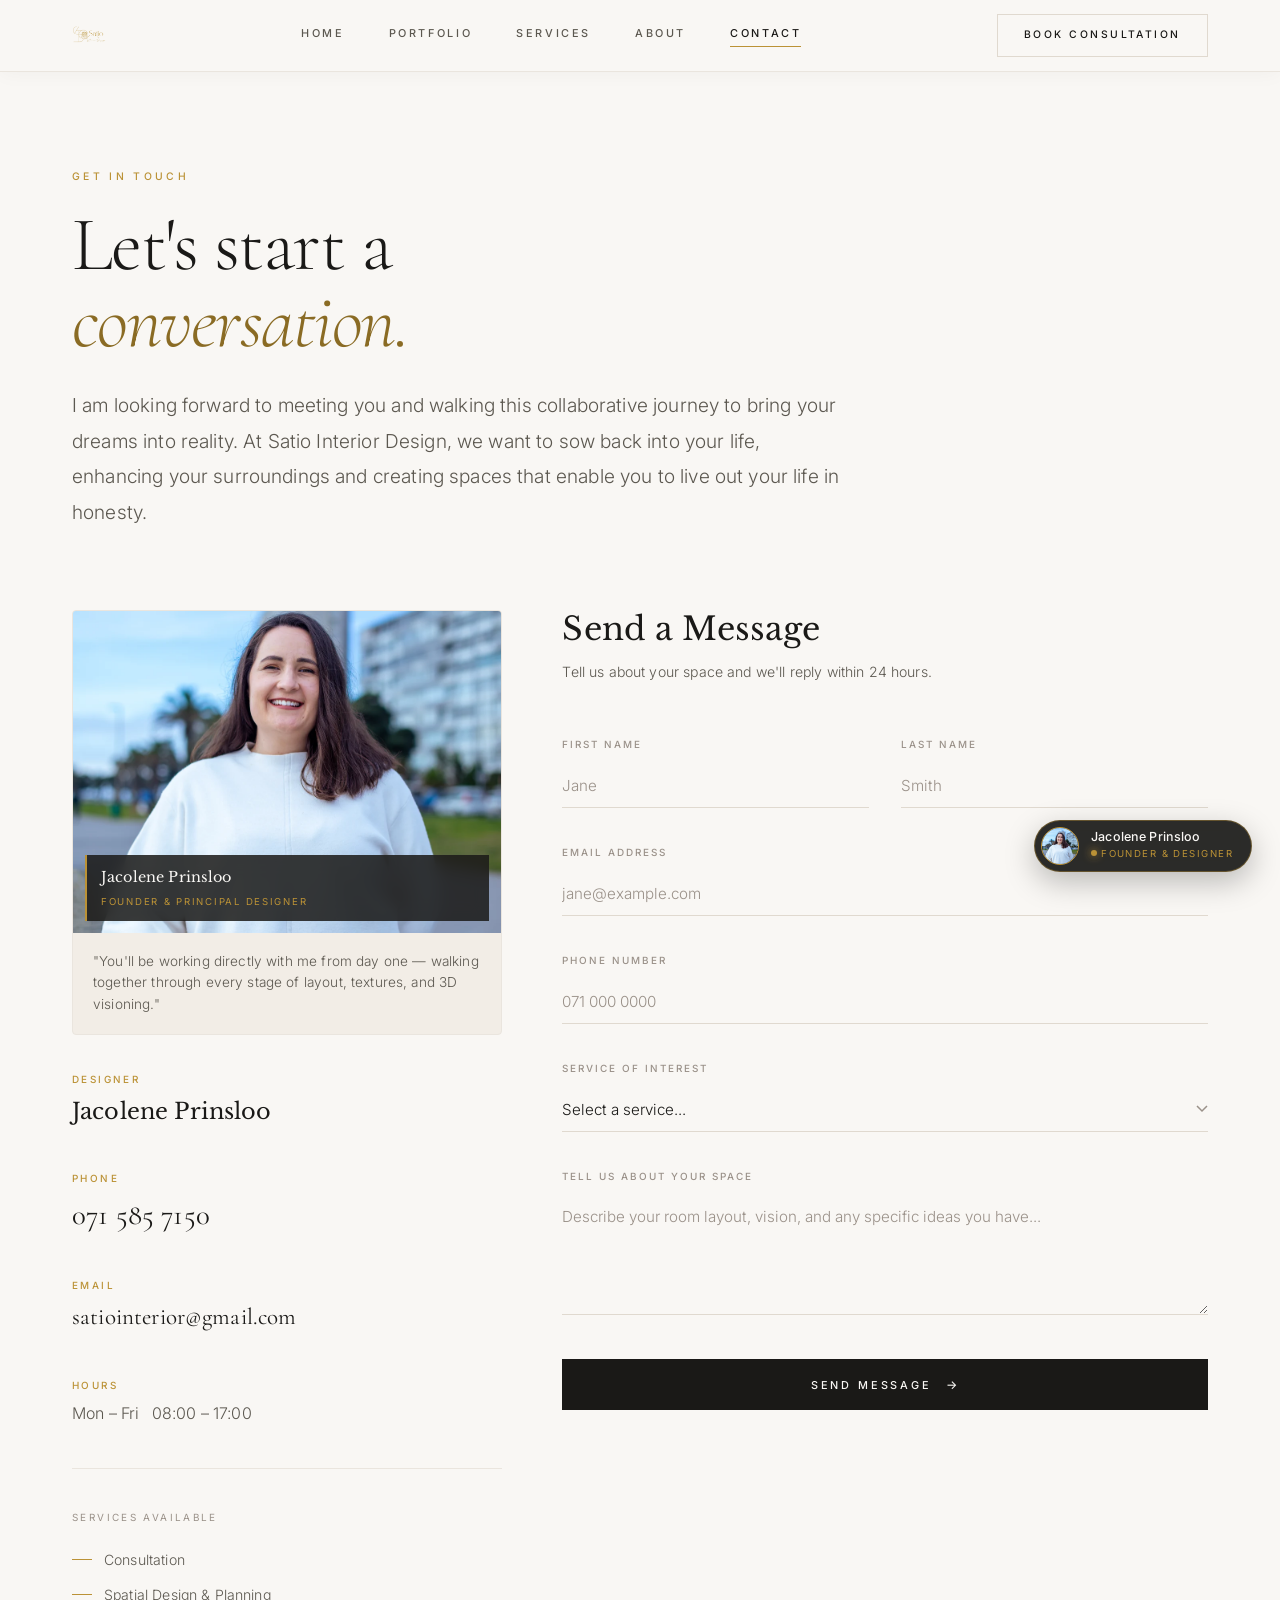
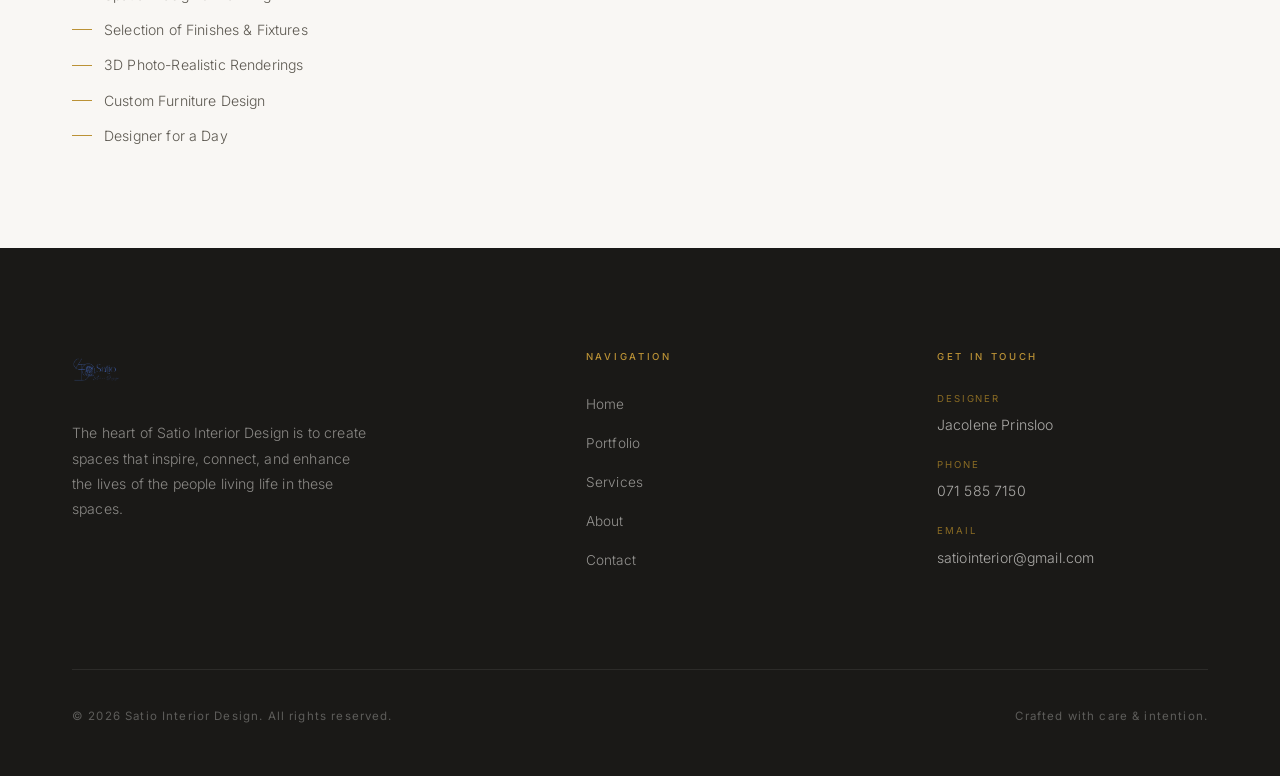
<file: contact.html>
<!DOCTYPE html>
<html lang="en">
<head>
  <meta charset="UTF-8">
  <meta name="viewport" content="width=device-width, initial-scale=1.0">
  <title>Contact | Satio Interior Design</title>
  <meta name="description" content="Get in touch with Satio Interior Design. Book a consultation with Jacolene Prinsloo and start transforming your space today.">
  <link rel="stylesheet" href="styles.css">
</head>
<body>

  <div id="scroll-progress-bar"></div>
  <div class="custom-cursor" id="customCursor"></div>
  <div class="custom-cursor-ring" id="customCursorRing"></div>

  <!-- HEADER -->
  <header class="site-header scrolled" id="siteHeader">
    <div class="container">
      <div class="header-inner">
        <a href="index.html" class="logo-link">
          <img src="Logo/Full Logo- Yellow .webp" alt="Satio Interior Design" class="header-logo-img">
        </a>
        <nav class="nav-links">
          <a href="index.html">Home</a>
          <a href="portfolio.html">Portfolio</a>
          <a href="services.html">Services</a>
          <a href="about.html">About</a>
          <a href="contact.html" class="active">Contact</a>
        </nav>
        <a href="contact.html" class="nav-cta">Book Consultation</a>
        <div class="hamburger" id="hamburger" aria-label="Toggle menu" role="button" tabindex="0">
          <span></span><span></span><span></span>
        </div>
      </div>
    </div>
  </header>

  <div class="mobile-nav" id="mobileNav">
    <a href="index.html">Home</a>
    <a href="portfolio.html">Portfolio</a>
    <a href="services.html">Services</a>
    <a href="about.html">About</a>
    <a href="contact.html" class="active">Contact</a>
    <span class="mobile-contact">071 585 7150</span>
  </div>

  <!-- Space for nav -->
  <div style="height: var(--nav-h);"></div>

  <!-- CONTACT MAIN -->
  <main class="contact-page">
    <div class="container">

      <!-- Editorial heading -->
      <div style="margin-bottom:80px; max-width:780px;">
        <span class="eyebrow">Get in Touch</span>
        <h1 style="font-family:var(--display); font-size:clamp(3rem,6vw,6rem); font-weight:300; line-height:1.0; letter-spacing:-0.02em; color:var(--charcoal); margin-bottom:28px;">Let's start a<br><em style="font-style:italic; color:var(--gold-dk);">conversation.</em></h1>
        <p class="lead">I am looking forward to meeting you and walking this collaborative journey to bring your dreams into reality. At Satio Interior Design, we want to sow back into your life, enhancing your surroundings and creating spaces that enable you to live out your life in honesty.</p>
      </div>

      <div class="contact-grid">

        <!-- Left: contact info -->
        <div class="contact-info fade-up">

          <!-- Designer Spotlight Card -->
          <div style="margin-bottom: 36px; background: var(--cream); border-radius: 4px; overflow: hidden; border: 1px solid var(--border-lt);">
            <div style="aspect-ratio: 4/3; overflow: hidden; position: relative;">
              <img src="owner_photos/IMG_1871.webp" alt="Jacolene Prinsloo — Founder & Lead Designer" style="width: 100%; height: 100%; object-fit: cover;">
              <div style="position: absolute; bottom: 12px; left: 12px; right: 12px; background: rgba(26,25,23,0.85); backdrop-filter: blur(8px); padding: 10px 14px; border-left: 2px solid var(--gold); color: var(--ivory);">
                <div style="font-family: var(--heading); font-size: 0.9rem; color: var(--ivory);">Jacolene Prinsloo</div>
                <div style="font-size: 0.6rem; letter-spacing: 0.18em; text-transform: uppercase; color: var(--gold); margin-top: 2px;">Founder &amp; Principal Designer</div>
              </div>
            </div>
            <div style="padding: 18px 20px;">
              <p style="font-size: 0.85rem; color: var(--warm-grey); font-weight: 300; line-height: 1.6;">"You'll be working directly with me from day one — walking together through every stage of layout, textures, and 3D visioning."</p>
            </div>
          </div>

          <div class="contact-detail">
            <span class="contact-detail-label">Designer</span>
            <div class="contact-detail-value" style="font-size:1.4rem; font-family:var(--heading); font-weight:400; color:var(--charcoal);">Jacolene Prinsloo</div>
          </div>

          <div class="contact-detail">
            <span class="contact-detail-label">Phone</span>
            <div class="contact-detail-value">
              <a href="tel:0715857150">071 585 7150</a>
            </div>
          </div>

          <div class="contact-detail">
            <span class="contact-detail-label">Email</span>
            <div class="contact-detail-value" style="font-size:clamp(1.2rem, 1.8vw, 1.6rem);">
              <a href="mailto:satiointerior@gmail.com">satiointerior@gmail.com</a>
            </div>
          </div>

          <div class="contact-detail">
            <span class="contact-detail-label">Hours</span>
            <div class="contact-detail-value" style="font-size:1rem; font-family:var(--body); font-weight:300; color:var(--warm-grey);">Mon – Fri &nbsp;&nbsp;08:00 – 17:00</div>
          </div>

          <div class="contact-services">
            <span class="contact-services-label">Services Available</span>
            <ul>
              <li>Consultation</li>
              <li>Spatial Design &amp; Planning</li>
              <li>Selection of Finishes &amp; Fixtures</li>
              <li>3D Photo-Realistic Renderings</li>
              <li>Custom Furniture Design</li>
              <li>Designer for a Day</li>
            </ul>
          </div>
        </div>

        <!-- Right: form -->
        <div class="contact-form-wrap fade-up">
          <h2 class="form-title">Send a Message</h2>
          <p class="form-subtitle">Tell us about your space and we'll reply within 24 hours.</p>

          <form id="contactForm" novalidate>
            <div class="form-row">
              <div class="form-group">
                <label for="firstName">First Name</label>
                <input type="text" id="firstName" name="firstName" placeholder="Jane" required>
              </div>
              <div class="form-group">
                <label for="lastName">Last Name</label>
                <input type="text" id="lastName" name="lastName" placeholder="Smith" required>
              </div>
            </div>

            <div class="form-group">
              <label for="email">Email Address</label>
              <input type="email" id="email" name="email" placeholder="jane@example.com" required>
            </div>

            <div class="form-group">
              <label for="phone">Phone Number</label>
              <input type="tel" id="phone" name="phone" placeholder="071 000 0000">
            </div>

            <div class="form-group">
              <label for="service">Service of Interest</label>
              <select id="service" name="service">
                <option value="" disabled selected>Select a service...</option>
                <option value="consultation">Initial Consultation</option>
                <option value="spatial">Spatial Design</option>
                <option value="finishes">Finishes &amp; Fixtures</option>
                <option value="renderings">3D Renderings</option>
                <option value="furniture">Custom Furniture Design</option>
                <option value="designer-day">Designer for a Day</option>
                <option value="full">Full Interior Solution</option>
              </select>
            </div>

            <div class="form-group">
              <label for="message">Tell Us About Your Space</label>
              <textarea id="message" name="message" placeholder="Describe your room layout, vision, and any specific ideas you have..." required></textarea>
            </div>

            <div class="form-submit">
              <button type="submit" class="btn btn-primary btn-arrow" id="submitBtn" style="width:100%; justify-content:center;">Send Message</button>
            </div>
          </form>

          <!-- Success state -->
          <div class="form-success" id="formSuccess">
            <div class="check-ring">✓</div>
            <h3>Message Sent</h3>
            <p>Thank you for reaching out to Satio Interior Design.<br>Jacolene will contact you within 24 hours.</p>
          </div>
        </div>

      </div>
    </div>
  </main>

  <!-- FLOATING OWNER WIDGET -->
  <div class="floating-owner-widget" id="floatingOwnerWidget" title="Meet Founder & Designer Jacolene Prinsloo">
    <div class="floating-owner-avatar">
      <img src="owner_photos/IMG_1871.webp" alt="Jacolene Prinsloo">
    </div>
    <div class="floating-owner-text">
      <span class="floating-owner-name">Jacolene Prinsloo</span>
      <span class="floating-owner-status"><span class="status-dot"></span> Founder &amp; Designer</span>
    </div>
  </div>

  <!-- OWNER POPUP MODAL -->
  <div class="owner-modal-overlay" id="ownerModalOverlay">
    <div class="owner-modal-card">
      <div class="owner-modal-header">
        <img src="owner_photos/IMG_1870.webp" alt="Jacolene Prinsloo — Satio Interior Design Founder">
        <button class="owner-modal-close" id="ownerModalClose" aria-label="Close">&times;</button>
      </div>
      <div class="owner-modal-body">
        <span class="eyebrow">Direct Designer Access</span>
        <h3 class="title--sm" style="margin-bottom:12px;">Meet Jacolene Prinsloo</h3>
        <p class="body" style="margin-bottom:20px;">"At Satio Interior Design, you work directly with me from day one. I am passionate about bringing out the true potential of your space so it enriches your daily life."</p>
        <div style="display:flex; gap:12px; flex-wrap:wrap;">
          <a href="contact.html" class="btn btn-primary btn-arrow" style="font-size:0.8rem; padding:12px 20px;">Book Consultation</a>
          <a href="about.html" class="btn btn-outline" style="font-size:0.8rem; padding:12px 20px;">Read Her Story</a>
        </div>
      </div>
    </div>
  </div>

  <!-- FOOTER -->
  <footer class="site-footer">
    <div class="container">
      <div class="footer-top">
        <div class="footer-brand">
          <img src="Logo/Full Logo- Yellow .webp" alt="Satio Interior Design" class="footer-logo-img">
          <p>The heart of Satio Interior Design is to create spaces that inspire, connect, and enhance the lives of the people living life in these spaces.</p>
        </div>
        <div>
          <div class="footer-col-title">Navigation</div>
          <ul class="footer-links">
            <li><a href="index.html">Home</a></li>
            <li><a href="portfolio.html">Portfolio</a></li>
            <li><a href="services.html">Services</a></li>
            <li><a href="about.html">About</a></li>
            <li><a href="contact.html">Contact</a></li>
          </ul>
        </div>
        <div>
          <div class="footer-col-title">Get in Touch</div>
          <div class="footer-contact-item">
            <span class="footer-contact-label">Designer</span>
            <span class="footer-contact-value">Jacolene Prinsloo</span>
          </div>
          <div class="footer-contact-item">
            <span class="footer-contact-label">Phone</span>
            <span class="footer-contact-value"><a href="tel:0715857150">071 585 7150</a></span>
          </div>
          <div class="footer-contact-item">
            <span class="footer-contact-label">Email</span>
            <span class="footer-contact-value"><a href="mailto:satiointerior@gmail.com">satiointerior@gmail.com</a></span>
          </div>
        </div>
      </div>
      <div class="footer-bottom">
        <p>&copy; 2026 Satio Interior Design. All rights reserved.</p>
        <p>Crafted with care &amp; intention.</p>
      </div>
    </div>
  </footer>

  <script src="main.js"></script>
</body>
</html>
</file>
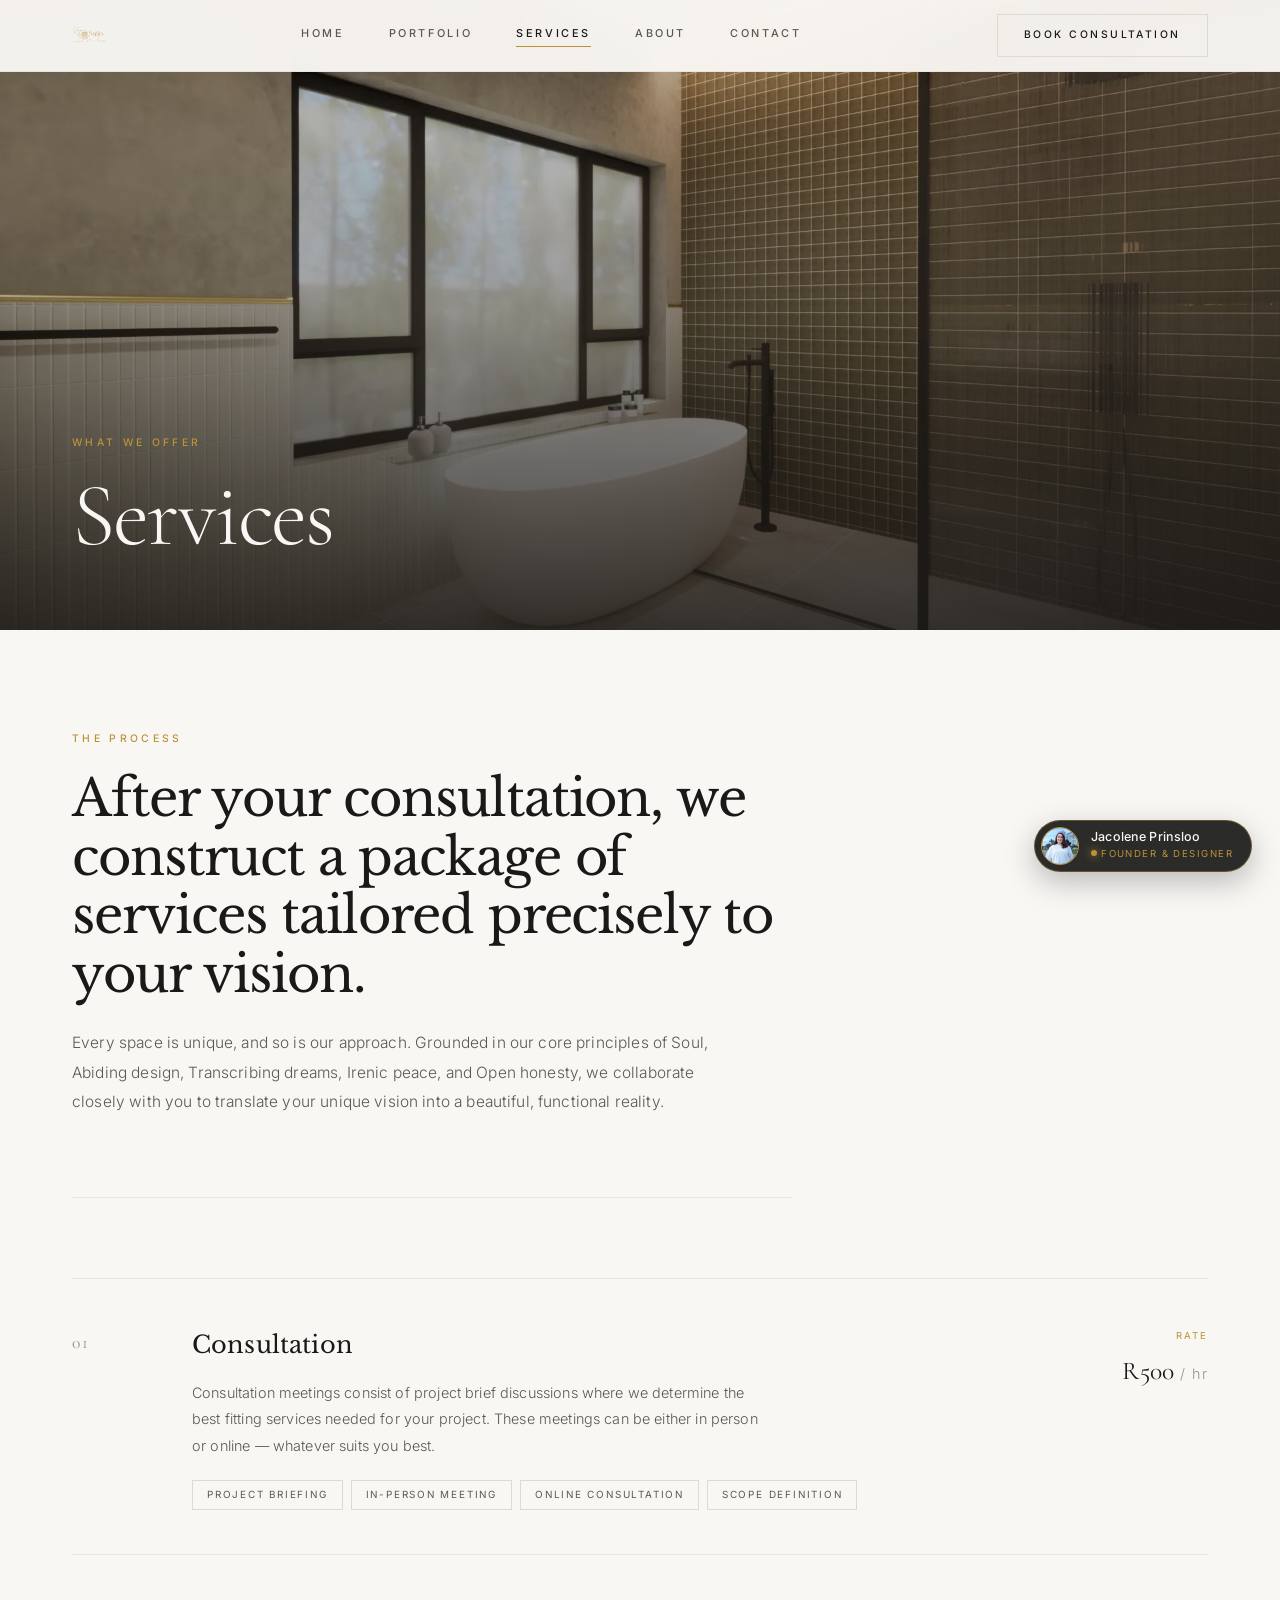
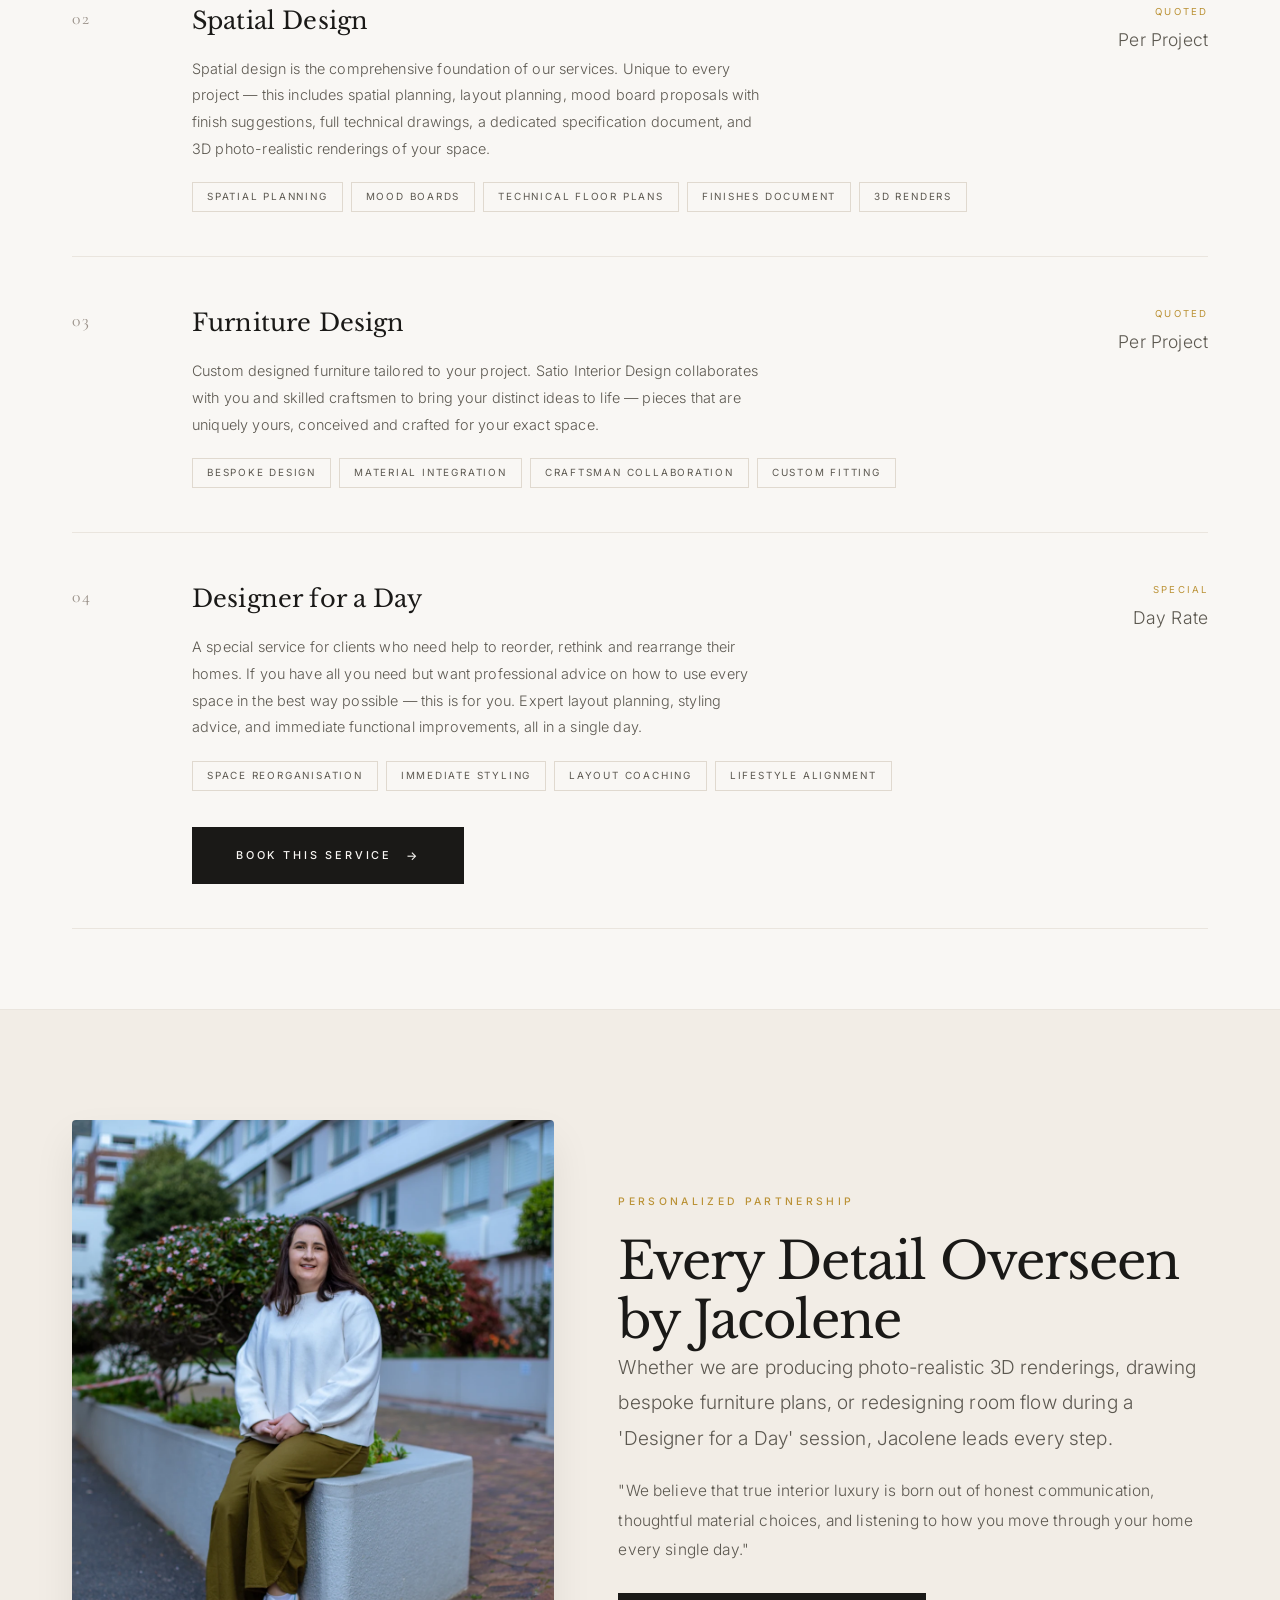
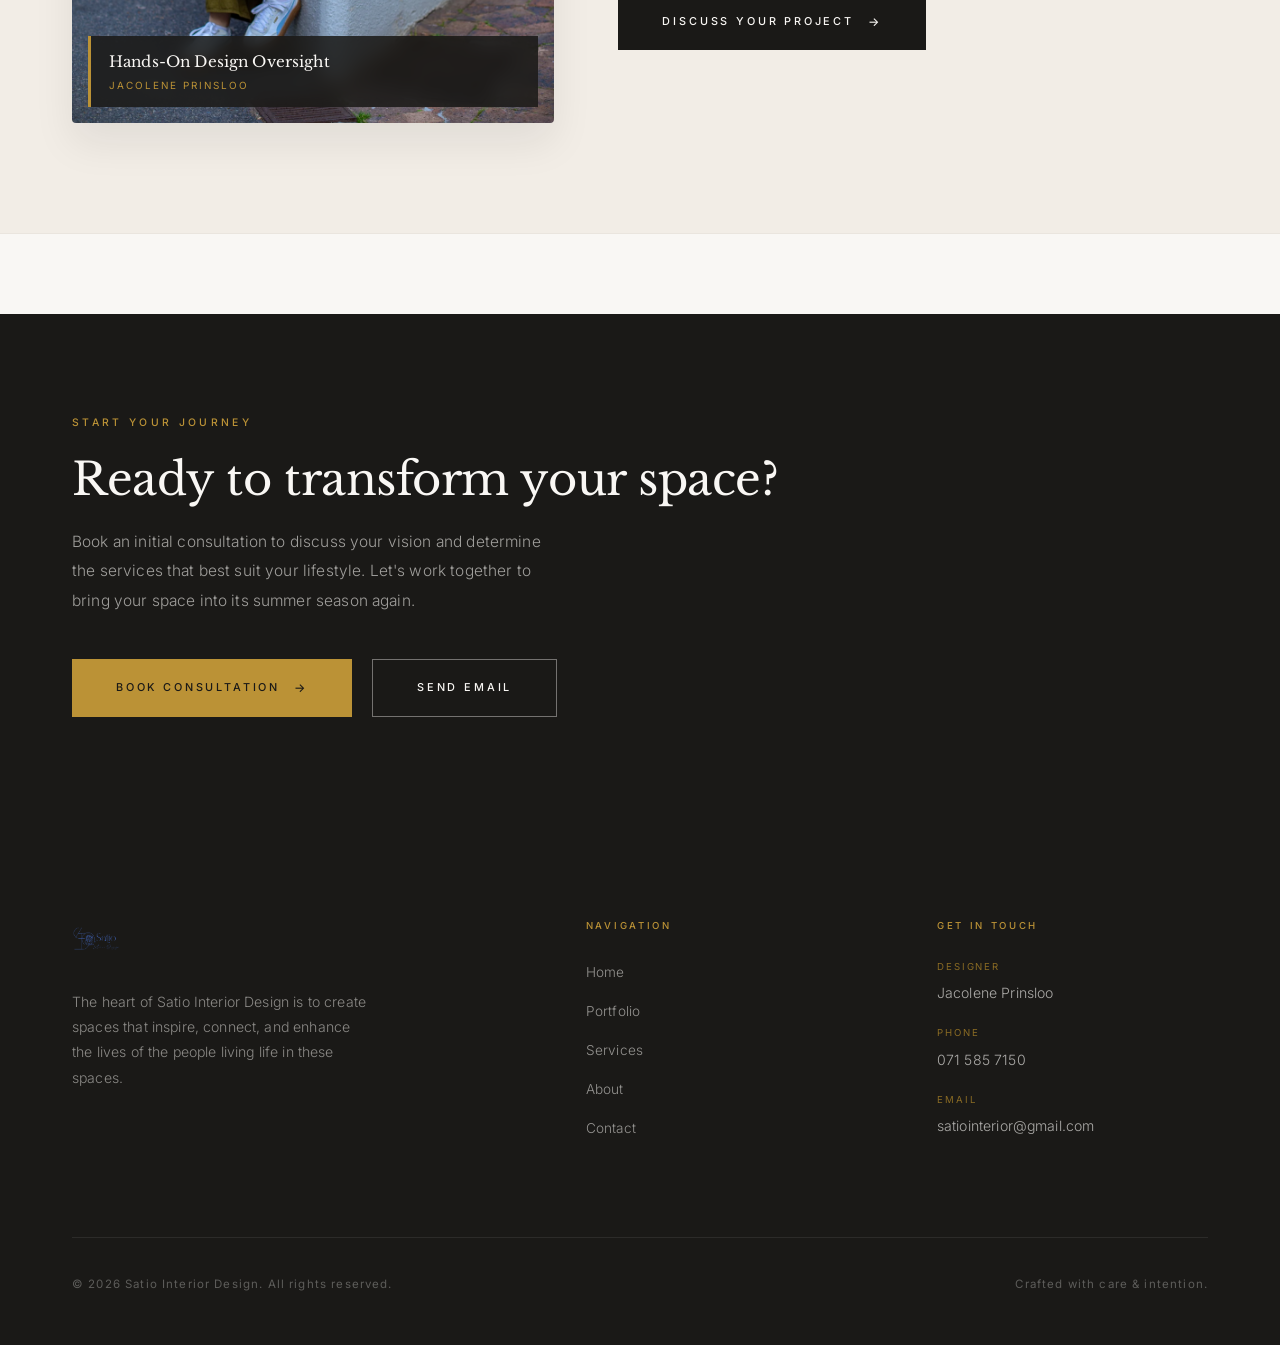
<file: services.html>
<!DOCTYPE html>
<html lang="en">
<head>
  <meta charset="UTF-8">
  <meta name="viewport" content="width=device-width, initial-scale=1.0">
  <title>Services | Satio Interior Design</title>
  <meta name="description" content="Explore bespoke interior design services by Satio: Consultation, Spatial Design, 3D Renderings, Furniture Design, and Designer for a Day.">
  <link rel="stylesheet" href="styles.css">
</head>
<body>

  <div id="scroll-progress-bar"></div>
  <div class="custom-cursor" id="customCursor"></div>
  <div class="custom-cursor-ring" id="customCursorRing"></div>

  <!-- HEADER -->
  <header class="site-header scrolled" id="siteHeader">
    <div class="container">
      <div class="header-inner">
        <a href="index.html" class="logo-link">
          <img src="Logo/Full Logo- Yellow .webp" alt="Satio Interior Design" class="header-logo-img">
        </a>
        <nav class="nav-links">
          <a href="index.html">Home</a>
          <a href="portfolio.html">Portfolio</a>
          <a href="services.html" class="active">Services</a>
          <a href="about.html">About</a>
          <a href="contact.html">Contact</a>
        </nav>
        <a href="contact.html" class="nav-cta">Book Consultation</a>
        <div class="hamburger" id="hamburger" aria-label="Toggle menu" role="button" tabindex="0">
          <span></span><span></span><span></span>
        </div>
      </div>
    </div>
  </header>

  <div class="mobile-nav" id="mobileNav">
    <a href="index.html">Home</a>
    <a href="portfolio.html">Portfolio</a>
    <a href="services.html" class="active">Services</a>
    <a href="about.html">About</a>
    <a href="contact.html">Contact</a>
    <span class="mobile-contact">071 585 7150</span>
  </div>

  <!-- PAGE HERO -->
  <section class="page-hero">
    <div class="page-hero-bg">
      <img src="Renderings/Balers Way/Image16.webp" alt="Satio Interior Design Services">
    </div>
    <div class="page-hero-overlay"></div>
    <div class="page-hero-content">
      <div class="container">
        <span class="eyebrow eyebrow--light">What We Offer</span>
        <h1>Services</h1>
      </div>
    </div>
  </section>

  <!-- SERVICES MAIN -->
  <main>
    <div class="container">
      <!-- Intro -->
      <div class="services-intro fade-up">
        <span class="eyebrow">The Process</span>
        <h2 class="title--lg">After your consultation, we construct a package of services tailored precisely to your vision.</h2>
        <p class="body" style="margin-top:24px; max-width:650px;">Every space is unique, and so is our approach. Grounded in our core principles of Soul, Abiding design, Transcribing dreams, Irenic peace, and Open honesty, we collaborate closely with you to translate your unique vision into a beautiful, functional reality.</p>
      </div>

      <!-- Service rows -->
      <div class="service-rows">

        <!-- 01 Consultation -->
        <div class="service-row fade-up">
          <div class="service-row-num">01</div>
          <div class="service-row-body">
            <div class="service-row-name">Consultation</div>
            <p class="service-row-desc">Consultation meetings consist of project brief discussions where we determine the best fitting services needed for your project. These meetings can be either in person or online — whatever suits you best.</p>
            <div class="service-row-tags">
              <span class="service-tag">Project Briefing</span>
              <span class="service-tag">In-Person Meeting</span>
              <span class="service-tag">Online Consultation</span>
              <span class="service-tag">Scope Definition</span>
            </div>
          </div>
          <div class="service-row-rate">
            <span class="service-rate-label">Rate</span>
            <span class="service-rate-value">R500 <span style="font-size:0.9rem; color:var(--muted); font-family:var(--body); font-weight:300; letter-spacing:0.1em;">/ hr</span></span>
          </div>
        </div>

        <!-- 02 Spatial Design -->
        <div class="service-row fade-up">
          <div class="service-row-num">02</div>
          <div class="service-row-body">
            <div class="service-row-name">Spatial Design</div>
            <p class="service-row-desc">Spatial design is the comprehensive foundation of our services. Unique to every project — this includes spatial planning, layout planning, mood board proposals with finish suggestions, full technical drawings, a dedicated specification document, and 3D photo-realistic renderings of your space.</p>
            <div class="service-row-tags">
              <span class="service-tag">Spatial Planning</span>
              <span class="service-tag">Mood Boards</span>
              <span class="service-tag">Technical Floor Plans</span>
              <span class="service-tag">Finishes Document</span>
              <span class="service-tag">3D Renders</span>
            </div>
          </div>
          <div class="service-row-rate">
            <span class="service-rate-label">Quoted</span>
            <span class="service-rate-value" style="font-size:1.1rem; font-family:var(--body); font-weight:300; color:var(--warm-grey);">Per Project</span>
          </div>
        </div>

        <!-- 03 Furniture Design -->
        <div class="service-row fade-up">
          <div class="service-row-num">03</div>
          <div class="service-row-body">
            <div class="service-row-name">Furniture Design</div>
            <p class="service-row-desc">Custom designed furniture tailored to your project. Satio Interior Design collaborates with you and skilled craftsmen to bring your distinct ideas to life — pieces that are uniquely yours, conceived and crafted for your exact space.</p>
            <div class="service-row-tags">
              <span class="service-tag">Bespoke Design</span>
              <span class="service-tag">Material Integration</span>
              <span class="service-tag">Craftsman Collaboration</span>
              <span class="service-tag">Custom Fitting</span>
            </div>
          </div>
          <div class="service-row-rate">
            <span class="service-rate-label">Quoted</span>
            <span class="service-rate-value" style="font-size:1.1rem; font-family:var(--body); font-weight:300; color:var(--warm-grey);">Per Project</span>
          </div>
        </div>

        <!-- 04 Designer for a Day -->
        <div class="service-row fade-up">
          <div class="service-row-num">04</div>
          <div class="service-row-body">
            <div class="service-row-name">Designer for a Day</div>
            <p class="service-row-desc">A special service for clients who need help to reorder, rethink and rearrange their homes. If you have all you need but want professional advice on how to use every space in the best way possible — this is for you. Expert layout planning, styling advice, and immediate functional improvements, all in a single day.</p>
            <div class="service-row-tags">
              <span class="service-tag">Space Reorganisation</span>
              <span class="service-tag">Immediate Styling</span>
              <span class="service-tag">Layout Coaching</span>
              <span class="service-tag">Lifestyle Alignment</span>
            </div>
            <div style="margin-top:36px;">
              <a href="mailto:satiointerior@gmail.com?subject=Designer for a day." class="btn btn-primary btn-arrow">Book This Service</a>
            </div>
          </div>
          <div class="service-row-rate">
            <span class="service-rate-label">Special</span>
            <span class="service-rate-value" style="font-size:1.1rem; font-family:var(--body); font-weight:300; color:var(--warm-grey);">Day Rate</span>
          </div>
        </div>

      </div>
    </div>

    <!-- Personal Touch with Jacolene Banner -->
    <section class="section section--cream" style="margin-top: 80px; border-top: 1px solid var(--border-lt); border-bottom: 1px solid var(--border-lt);">
      <div class="container">
        <div class="split split--45-55 split-gap-lg" style="align-items: center;">
          <div class="fade-up">
            <div style="position: relative; border-radius: 4px; overflow: hidden; box-shadow: 0 20px 40px rgba(26,25,23,0.08);">
              <img src="owner_photos/IMG_1881.webp" alt="Jacolene Prinsloo — Personal Design Oversight" style="width: 100%; aspect-ratio: 4/5; object-fit: cover;">
              <div style="position: absolute; bottom: 16px; left: 16px; right: 16px; background: rgba(26,25,23,0.85); backdrop-filter: blur(8px); padding: 12px 18px; border-left: 3px solid var(--gold); color: var(--ivory);">
                <div style="font-family: var(--heading); font-size: 0.95rem;">Hands-On Design Oversight</div>
                <div style="font-size: 0.62rem; letter-spacing: 0.2em; text-transform: uppercase; color: var(--gold); margin-top: 2px;">Jacolene Prinsloo</div>
              </div>
            </div>
          </div>
          <div class="fade-up">
            <span class="eyebrow">Personalized Partnership</span>
            <h2 class="title--lg">Every Detail Overseen by Jacolene</h2>
            <p class="lead" style="margin-bottom: 20px;">Whether we are producing photo-realistic 3D renderings, drawing bespoke furniture plans, or redesigning room flow during a 'Designer for a Day' session, Jacolene leads every step.</p>
            <p class="body" style="margin-bottom: 28px;">"We believe that true interior luxury is born out of honest communication, thoughtful material choices, and listening to how you move through your home every single day."</p>
            <a href="contact.html" class="btn btn-primary btn-arrow">Discuss Your Project</a>
          </div>
        </div>
      </div>
    </section>

    <!-- CTA section -->
    <section class="services-cta-section">
      <span class="eyebrow">Start Your Journey</span>
      <h2 class="title" style="color:var(--ivory); margin-top:8px;">Ready to transform your space?</h2>
      <p class="body" style="color:rgba(249,247,244,0.6); margin-top:16px; max-width:480px;">Book an initial consultation to discuss your vision and determine the services that best suit your lifestyle. Let's work together to bring your space into its summer season again.</p>
      <div style="margin-top:44px; display:flex; gap:20px; flex-wrap:wrap;">
        <a href="contact.html" class="btn btn-gold btn-arrow">Book Consultation</a>
        <a href="mailto:satiointerior@gmail.com" class="btn btn-outline-light">Send Email</a>
      </div>
    </section>
  </main>

  <!-- FLOATING OWNER WIDGET -->
  <div class="floating-owner-widget" id="floatingOwnerWidget" title="Meet Founder & Designer Jacolene Prinsloo">
    <div class="floating-owner-avatar">
      <img src="owner_photos/IMG_1871.webp" alt="Jacolene Prinsloo">
    </div>
    <div class="floating-owner-text">
      <span class="floating-owner-name">Jacolene Prinsloo</span>
      <span class="floating-owner-status"><span class="status-dot"></span> Founder &amp; Designer</span>
    </div>
  </div>

  <!-- OWNER POPUP MODAL -->
  <div class="owner-modal-overlay" id="ownerModalOverlay">
    <div class="owner-modal-card">
      <div class="owner-modal-header">
        <img src="owner_photos/IMG_1870.webp" alt="Jacolene Prinsloo — Satio Interior Design Founder">
        <button class="owner-modal-close" id="ownerModalClose" aria-label="Close">&times;</button>
      </div>
      <div class="owner-modal-body">
        <span class="eyebrow">Direct Designer Access</span>
        <h3 class="title--sm" style="margin-bottom:12px;">Meet Jacolene Prinsloo</h3>
        <p class="body" style="margin-bottom:20px;">"At Satio Interior Design, you work directly with me from day one. I am passionate about bringing out the true potential of your space so it enriches your daily life."</p>
        <div style="display:flex; gap:12px; flex-wrap:wrap;">
          <a href="contact.html" class="btn btn-primary btn-arrow" style="font-size:0.8rem; padding:12px 20px;">Book Consultation</a>
          <a href="about.html" class="btn btn-outline" style="font-size:0.8rem; padding:12px 20px;">Read Her Story</a>
        </div>
      </div>
    </div>
  </div>

  <!-- FOOTER -->
  <footer class="site-footer">
    <div class="container">
      <div class="footer-top">
        <div class="footer-brand">
          <img src="Logo/Full Logo- Yellow .webp" alt="Satio Interior Design" class="footer-logo-img">
          <p>The heart of Satio Interior Design is to create spaces that inspire, connect, and enhance the lives of the people living life in these spaces.</p>
        </div>
        <div>
          <div class="footer-col-title">Navigation</div>
          <ul class="footer-links">
            <li><a href="index.html">Home</a></li>
            <li><a href="portfolio.html">Portfolio</a></li>
            <li><a href="services.html">Services</a></li>
            <li><a href="about.html">About</a></li>
            <li><a href="contact.html">Contact</a></li>
          </ul>
        </div>
        <div>
          <div class="footer-col-title">Get in Touch</div>
          <div class="footer-contact-item">
            <span class="footer-contact-label">Designer</span>
            <span class="footer-contact-value">Jacolene Prinsloo</span>
          </div>
          <div class="footer-contact-item">
            <span class="footer-contact-label">Phone</span>
            <span class="footer-contact-value"><a href="tel:0715857150">071 585 7150</a></span>
          </div>
          <div class="footer-contact-item">
            <span class="footer-contact-label">Email</span>
            <span class="footer-contact-value"><a href="mailto:satiointerior@gmail.com">satiointerior@gmail.com</a></span>
          </div>
        </div>
      </div>
      <div class="footer-bottom">
        <p>&copy; 2026 Satio Interior Design. All rights reserved.</p>
        <p>Crafted with care &amp; intention.</p>
      </div>
    </div>
  </footer>

  <script src="main.js"></script>
</body>
</html>
</file>
<file: styles.css>
/* ==========================================================================
   SATIO INTERIOR DESIGN — ARCHITECTURAL EDITORIAL STYLESHEET
   ========================================================================== */

@import url('https://fonts.googleapis.com/css2?family=Cormorant+Garamond:ital,wght@0,300;0,400;0,500;0,600;1,300;1,400;1,500&family=Libre+Baskerville:ital,wght@0,400;0,700;1,400&family=Inter:wght@200;300;400;500;600&display=swap');

/* ==========================================================================
   DESIGN TOKENS
   ========================================================================== */
:root {
  /* Palette */
  --ivory:       #f9f7f4;
  --cream:       #f2ede6;
  --charcoal:    #1a1917;
  --charcoal-lt: #2e2b27;
  --gold:        #bb9236; /* Brand Mustard Yellow */
  --gold-dk:     #8a6b24; /* Darker Brand Mustard Yellow */
  --gold-alpha-90: rgba(187, 146, 54, 0.9);
  --gold-alpha-80: rgba(187, 146, 54, 0.8);
  --gold-alpha-70: rgba(187, 146, 54, 0.7);
  --gold-alpha-50: rgba(187, 146, 54, 0.5);
  --gold-alpha-40: rgba(187, 146, 54, 0.4);
  --gold-alpha-7:  rgba(187, 146, 54, 0.07);
  --gold-alpha-6:  rgba(187, 146, 54, 0.06);
  --warm-grey:   #5c5850;
  --muted:       #9a9189;
  --border:      #e0d9cf;
  --border-lt:   #eae5de;
  --white:       #ffffff;

  /* Typography */
  --display:  'Cormorant Garamond', Georgia, serif;
  --heading:  'Libre Baskerville', Georgia, serif;
  --body:     'Inter', system-ui, sans-serif;

  /* Spacing */
  --nav-h:    88px;
  --section:  110px;
  --section-sm: 80px;

  /* Easing */
  --ease:     cubic-bezier(0.16, 1, 0.3, 1);
  --ease-out: cubic-bezier(0.0, 0.0, 0.2, 1);
  --t-fast:   0.25s cubic-bezier(0.16, 1, 0.3, 1);
  --t-med:    0.55s cubic-bezier(0.16, 1, 0.3, 1);
  --t-slow:   1.1s  cubic-bezier(0.16, 1, 0.3, 1);
}

/* ==========================================================================
   RESET & BASE
   ========================================================================== */
*, *::before, *::after { box-sizing: border-box; margin: 0; padding: 0; }
html { scroll-behavior: smooth; -webkit-text-size-adjust: 100%; }

body {
  font-family: var(--body);
  background: var(--ivory);
  color: var(--charcoal);
  font-size: 15px;
  line-height: 1.8;
  letter-spacing: 0.01em;
  overflow-x: hidden;
  -webkit-font-smoothing: antialiased;
}

img { max-width: 100%; height: auto; display: block; }
a { text-decoration: none; color: inherit; transition: var(--t-fast); }
ul { list-style: none; }
button, input, select, textarea { font-family: inherit; }

/* Custom scrollbar */
::-webkit-scrollbar { width: 5px; }
::-webkit-scrollbar-track { background: var(--ivory); }
::-webkit-scrollbar-thumb { background: var(--border); border-radius: 3px; }
::-webkit-scrollbar-thumb:hover { background: var(--gold); }

/* Scroll progress */
#scroll-progress-bar {
  position: fixed; top: 0; left: 0; height: 2px;
  background: var(--gold); z-index: 99999;
  width: 0%; transition: width 0.1s linear;
  pointer-events: none;
}

/* ==========================================================================
   LAYOUT UTILITIES
   ========================================================================== */
.container {
  width: 100%; max-width: 1420px;
  margin: 0 auto; padding: 0 72px;
}
.container--narrow { max-width: 1020px; }
.container--wide   { max-width: 1600px; }

.section     { padding: var(--section) 0; }
.section--sm { padding: var(--section-sm) 0; }
.section--dark { background: var(--charcoal-lt); color: var(--ivory); }
.section--cream { background: var(--cream); }

.text-center { text-align: center; }
.flex { display: flex; align-items: center; }
.flex-between { display: flex; align-items: center; justify-content: space-between; }

/* Asymmetric splits */
.split { display: grid; align-items: start; gap: 0; }
.split--60-40  { grid-template-columns: 60fr 40fr; }
.split--40-60  { grid-template-columns: 40fr 60fr; }
.split--55-45  { grid-template-columns: 55fr 45fr; }
.split--45-55  { grid-template-columns: 45fr 55fr; }
.split--30-70  { grid-template-columns: 30fr 70fr; }

.split-gap-md  { gap: 48px; }
.split-gap-lg  { gap: 64px; }
.split-gap-xl  { gap: 80px; }

/* ==========================================================================
   TYPOGRAPHY
   ========================================================================== */
h1, h2, h3, h4, h5, h6 {
  font-family: var(--heading);
  font-weight: 400;
  line-height: 1.2;
  color: var(--charcoal);
}

/* Display — Cormorant only for hero/pull-quotes */
.display {
  font-family: var(--display);
  font-size: clamp(4rem, 9vw, 10rem);
  font-weight: 300;
  line-height: 0.95;
  letter-spacing: -0.02em;
}
.display--md {
  font-family: var(--display);
  font-size: clamp(3rem, 5.5vw, 6rem);
  font-weight: 300;
  line-height: 1.05;
  letter-spacing: -0.015em;
}
.display--sm {
  font-family: var(--display);
  font-size: clamp(2rem, 3.5vw, 3.5rem);
  font-weight: 400;
  line-height: 1.15;
}

/* Section titles — Libre Baskerville */
.title {
  font-family: var(--heading);
  font-size: clamp(2rem, 3.5vw, 3.2rem);
  font-weight: 400;
  line-height: 1.2;
  letter-spacing: -0.01em;
  margin-bottom: 28px;
}
.title--lg {
  font-family: var(--heading);
  font-size: clamp(2.5rem, 4vw, 4rem);
  font-weight: 400;
  line-height: 1.15;
  letter-spacing: -0.02em;
}
.title--sm {
  font-family: var(--heading);
  font-size: clamp(1.5rem, 2.5vw, 2.2rem);
  font-weight: 400;
  line-height: 1.25;
}

/* Section eyebrow label */
.eyebrow {
  font-family: var(--body);
  font-size: 0.65rem;
  font-weight: 500;
  letter-spacing: 0.32em;
  text-transform: uppercase;
  color: var(--gold);
  display: block;
  margin-bottom: 20px;
}
.eyebrow--light { color: var(--gold-alpha-80); }

.lead {
  font-size: 1.2rem;
  color: var(--warm-grey);
  font-weight: 300;
  line-height: 1.85;
}
.body {
  font-size: 0.97rem;
  color: var(--warm-grey);
  line-height: 1.9;
  font-weight: 300;
}
.caption {
  font-size: 0.72rem;
  letter-spacing: 0.15em;
  text-transform: uppercase;
  color: var(--muted);
  font-weight: 400;
}

/* Pull quote */
.pullquote {
  font-family: var(--display);
  font-size: clamp(1.8rem, 3vw, 3rem);
  font-weight: 300;
  font-style: italic;
  line-height: 1.4;
  color: var(--charcoal);
  border-left: 2px solid var(--gold);
  padding-left: 40px;
}
.pullquote--light { color: var(--ivory); border-color: var(--gold); }

/* Gold rule */
.gold-rule {
  width: 60px; height: 1px;
  background: var(--gold);
  margin: 32px 0;
}
.gold-rule--full { width: 100%; }

/* Large background number */
.bg-number {
  font-family: var(--display);
  font-size: clamp(12rem, 22vw, 22rem);
  font-weight: 300;
  color: var(--gold-alpha-7);
  line-height: 1;
  position: absolute;
  user-select: none;
  pointer-events: none;
  z-index: 0;
}

/* ==========================================================================
   BUTTONS
   ========================================================================== */
.btn {
  display: inline-flex;
  align-items: center;
  gap: 14px;
  font-family: var(--body);
  font-size: 0.68rem;
  font-weight: 500;
  letter-spacing: 0.26em;
  text-transform: uppercase;
  padding: 18px 44px;
  cursor: pointer;
  border: none;
  outline: none;
  background: none;
  transition: var(--t-med);
  position: relative;
  white-space: nowrap;
}

.btn-primary {
  background: var(--charcoal);
  color: var(--ivory);
}
.btn-primary:hover {
  background: var(--gold-dk);
  transform: translateY(-2px);
}

.btn-gold {
  background: var(--gold);
  color: var(--charcoal);
}
.btn-gold:hover {
  background: var(--gold-dk);
  color: var(--ivory);
  transform: translateY(-2px);
}

.btn-outline {
  border: 1px solid var(--charcoal);
  color: var(--charcoal);
}
.btn-outline:hover {
  background: var(--charcoal);
  color: var(--ivory);
  transform: translateY(-2px);
}

.btn-outline-light {
  border: 1px solid rgba(249, 247, 244, 0.4);
  color: var(--ivory);
}
.btn-outline-light:hover {
  background: var(--ivory);
  color: var(--charcoal);
  border-color: var(--ivory);
}

.btn-ghost {
  color: var(--charcoal);
  padding-left: 0;
  padding-right: 0;
  border-bottom: 1px solid var(--border);
  border-radius: 0;
}
.btn-ghost:hover {
  border-color: var(--gold);
  color: var(--gold-dk);
}

.btn-arrow::after {
  content: '→';
  font-size: 1.1em;
  transition: transform 0.3s var(--ease);
}
.btn-arrow:hover::after { transform: translateX(5px); }

/* ==========================================================================
   HEADER / NAV
   ========================================================================== */
.site-header {
  position: fixed;
  top: 0; left: 0; right: 0;
  height: var(--nav-h);
  z-index: 1000;
  display: flex;
  align-items: center;
  transition: background var(--t-med), height var(--t-med), box-shadow var(--t-med);
  background: transparent;
}
.site-header.scrolled {
  background: rgba(249, 247, 244, 0.96);
  backdrop-filter: blur(20px);
  -webkit-backdrop-filter: blur(20px);
  height: 72px;
  border-bottom: 1px solid var(--border-lt);
  box-shadow: 0 1px 20px rgba(0,0,0,0.04);
}

.header-inner {
  display: flex;
  align-items: center;
  justify-content: space-between;
  width: 100%;
}

.logo-link { display: inline-block; line-height: 0; z-index: 1001; }
.header-logo-img {
  height: 40px; width: auto;
  object-fit: contain;
  transition: var(--t-med);
}
.site-header.scrolled .header-logo-img { height: 34px; }

.nav-links {
  display: flex;
  align-items: center;
  gap: 44px;
}
.nav-links a {
  font-family: var(--body);
  font-size: 0.68rem;
  font-weight: 500;
  letter-spacing: 0.24em;
  text-transform: uppercase;
  color: var(--warm-grey);
  position: relative;
  padding-bottom: 4px;
}
.nav-links a::after {
  content: '';
  position: absolute;
  bottom: 0; left: 0;
  width: 100%; height: 1px;
  background: var(--gold);
  transform: scaleX(0);
  transform-origin: right;
  transition: transform 0.4s var(--ease);
}
.nav-links a:hover { color: var(--charcoal); }
.nav-links a:hover::after,
.nav-links a.active::after { transform: scaleX(1); transform-origin: left; }
.nav-links a.active { color: var(--charcoal); }

.nav-cta {
  font-family: var(--body);
  font-size: 0.65rem;
  font-weight: 500;
  letter-spacing: 0.24em;
  text-transform: uppercase;
  color: var(--charcoal);
  border: 1px solid var(--border);
  padding: 11px 26px;
  transition: var(--t-fast);
}
.nav-cta:hover {
  background: var(--charcoal);
  color: var(--ivory);
  border-color: var(--charcoal);
}

/* Hamburger */
.hamburger {
  display: none;
  flex-direction: column;
  gap: 5px;
  cursor: pointer;
  z-index: 1001;
  padding: 8px;
}
.hamburger span {
  display: block; height: 1px;
  background: var(--charcoal);
  transition: var(--t-fast);
}
.hamburger span:nth-child(1) { width: 26px; }
.hamburger span:nth-child(2) { width: 20px; }
.hamburger span:nth-child(3) { width: 24px; }
.hamburger.open span:nth-child(1) { transform: translateY(6px) rotate(45deg); width: 24px; }
.hamburger.open span:nth-child(2) { opacity: 0; }
.hamburger.open span:nth-child(3) { transform: translateY(-6px) rotate(-45deg); width: 24px; }

/* Mobile nav */
.mobile-nav {
  display: none;
  position: fixed;
  inset: 0;
  background: var(--ivory);
  z-index: 999;
  flex-direction: column;
  align-items: center;
  justify-content: center;
  gap: 32px;
  opacity: 0;
  pointer-events: none;
  transition: opacity var(--t-med);
}
.mobile-nav.open {
  opacity: 1;
  pointer-events: all;
}
.mobile-nav a {
  font-family: var(--display);
  font-size: 3rem;
  font-weight: 300;
  color: var(--charcoal);
  letter-spacing: 0.04em;
}
.mobile-nav a:hover { color: var(--gold); }
.mobile-contact {
  font-size: 0.75rem;
  letter-spacing: 0.2em;
  text-transform: uppercase;
  color: var(--muted);
  margin-top: 16px;
}

/* ==========================================================================
   HERO — HOMEPAGE
   ========================================================================== */
.hero {
  position: relative;
  height: 100svh;
  min-height: 640px;
  overflow: hidden;
}
.hero-bg {
  position: absolute;
  inset: 0;
  z-index: 0;
}
.hero-bg img {
  width: 100%; height: 100%;
  object-fit: cover;
  object-position: center;
  transform: scale(1.06);
  transition: transform 8s ease-out;
}
.hero.loaded .hero-bg img { transform: scale(1); }

.hero-overlay {
  position: absolute;
  inset: 0;
  background: linear-gradient(
    105deg,
    rgba(26, 25, 23, 0.72) 0%,
    rgba(26, 25, 23, 0.35) 55%,
    rgba(26, 25, 23, 0.05) 100%
  );
  z-index: 1;
}
.hero-content {
  position: absolute;
  bottom: 0; left: 0; right: 0;
  z-index: 2;
  padding-bottom: 80px;
}
.hero-title {
  font-family: var(--display);
  font-size: clamp(3.5rem, 8.5vw, 9.5rem);
  font-weight: 300;
  line-height: 0.95;
  letter-spacing: -0.025em;
  color: var(--ivory);
  max-width: 900px;
  margin-bottom: 36px;
}
.hero-title em {
  font-style: italic;
  color: var(--gold-alpha-90);
}
.hero-sub {
  font-size: 0.85rem;
  color: rgba(249, 247, 244, 0.7);
  font-weight: 300;
  letter-spacing: 0.06em;
  max-width: 440px;
  line-height: 1.85;
  margin-bottom: 44px;
}
.hero-actions {
  display: flex;
  align-items: center;
  gap: 24px;
  flex-wrap: wrap;
}

.hero-meta {
  position: absolute;
  right: 72px;
  bottom: 80px;
  z-index: 2;
  display: flex;
  flex-direction: column;
  align-items: flex-end;
  gap: 16px;
}
.hero-meta-item {
  font-size: 0.62rem;
  letter-spacing: 0.24em;
  text-transform: uppercase;
  color: rgba(249, 247, 244, 0.55);
}

/* Scroll indicator */
.hero-scroll {
  position: absolute;
  bottom: 36px;
  left: 50%;
  transform: translateX(-50%);
  z-index: 2;
  display: flex;
  flex-direction: column;
  align-items: center;
  gap: 10px;
  cursor: pointer;
}
.hero-scroll-label {
  font-size: 0.6rem;
  letter-spacing: 0.3em;
  text-transform: uppercase;
  color: rgba(249, 247, 244, 0.45);
}
.hero-scroll-line {
  width: 1px;
  height: 48px;
  background: var(--gold-alpha-50);
  position: relative;
  overflow: hidden;
}
.hero-scroll-line::after {
  content: '';
  position: absolute;
  top: -100%; left: 0;
  width: 100%; height: 100%;
  background: var(--gold);
  animation: scrollDrop 1.8s infinite var(--ease);
}
@keyframes scrollDrop {
  0%   { top: -100%; }
  100% { top: 100%; }
}

/* ==========================================================================
   PAGE HERO (sub-pages)
   ========================================================================== */
.page-hero {
  position: relative;
  height: 70vh;
  min-height: 520px;
  overflow: hidden;
  display: flex;
  align-items: flex-end;
}
.page-hero-bg {
  position: absolute;
  inset: 0;
  z-index: 0;
}
.page-hero-bg img {
  width: 100%; height: 100%;
  object-fit: cover;
  object-position: center;
}
.page-hero-overlay {
  position: absolute;
  inset: 0;
  background: linear-gradient(
    to top,
    rgba(26,25,23,0.85) 0%,
    rgba(26,25,23,0.4) 50%,
    rgba(26,25,23,0.15) 100%
  );
  z-index: 1;
}
.page-hero-content {
  position: relative;
  z-index: 2;
  width: 100%;
  padding-bottom: 72px;
}
.page-hero-content .eyebrow { color: var(--gold); }
.page-hero-content h1 {
  font-family: var(--display);
  font-size: clamp(3.5rem, 7vw, 7.5rem);
  font-weight: 300;
  color: var(--ivory);
  line-height: 0.95;
  letter-spacing: -0.02em;
}

/* ==========================================================================
   INTRO / EDITORIAL SECTION
   ========================================================================== */
.intro-section { position: relative; overflow: hidden; }
.intro-num {
  font-family: var(--display);
  font-size: 0.75rem;
  letter-spacing: 0.3em;
  color: var(--gold);
  text-transform: uppercase;
  display: block;
  margin-bottom: 24px;
}
.intro-grid {
  display: grid;
  grid-template-columns: 1fr 1.4fr;
  gap: 60px;
  align-items: start;
}
.intro-sticky { position: sticky; top: 120px; }
.intro-divider {
  width: 40px; height: 1px;
  background: var(--gold);
  margin: 36px 0;
}

/* ==========================================================================
   SERVICE ROW LIST
   ========================================================================== */
.service-rows { margin-top: 80px; }
.service-row {
  display: grid;
  grid-template-columns: 80px 1fr auto;
  align-items: start;
  gap: 40px;
  padding: 44px 0;
  border-top: 1px solid var(--border-lt);
  cursor: default;
  transition: var(--t-fast);
  position: relative;
}
.service-row:last-child { border-bottom: 1px solid var(--border-lt); }
.service-row:hover { background: var(--cream); }
.service-row:hover .service-row-num { color: var(--charcoal); }
.service-row-num {
  font-family: var(--display);
  font-size: 1.1rem;
  font-weight: 400;
  color: var(--muted);
  letter-spacing: 0.1em;
  padding-top: 4px;
  transition: var(--t-fast);
}

.service-row-name {
  font-family: var(--heading);
  font-size: 1.5rem;
  font-weight: 400;
  color: var(--charcoal);
  margin-bottom: 14px;
}
.service-row-desc {
  font-size: 0.9rem;
  color: var(--warm-grey);
  line-height: 1.85;
  font-weight: 300;
  max-width: 580px;
}
.service-row-tags {
  display: flex;
  flex-wrap: wrap;
  gap: 8px;
  margin-top: 20px;
}
.service-tag {
  font-size: 0.62rem;
  letter-spacing: 0.18em;
  text-transform: uppercase;
  color: var(--warm-grey);
  border: 1px solid var(--border);
  padding: 5px 14px;
  font-weight: 400;
}
.service-row-rate {
  text-align: right;
  padding-top: 4px;
  white-space: nowrap;
}
.service-rate-label {
  font-size: 0.6rem;
  letter-spacing: 0.22em;
  text-transform: uppercase;
  color: var(--gold);
  display: block;
  margin-bottom: 4px;
}
.service-rate-value {
  font-family: var(--display);
  font-size: 1.6rem;
  font-weight: 400;
  color: var(--charcoal);
}

/* Process steps grid */
.process-steps {
  display: grid;
  grid-template-columns: repeat(4, 1fr);
  gap: 2px;
  margin-top: 72px;
}
.process-step {
  padding: 44px 36px;
  background: var(--cream);
  position: relative;
}
.step-num {
  font-family: var(--display);
  font-size: 0.85rem;
  letter-spacing: 0.2em;
  color: var(--gold);
  margin-bottom: 28px;
  display: block;
}
.step-title {
  font-family: var(--heading);
  font-size: 1.05rem;
  font-weight: 400;
  color: var(--charcoal);
  margin-bottom: 16px;
}
.step-desc {
  font-size: 0.88rem;
  color: var(--warm-grey);
  line-height: 1.85;
  font-weight: 300;
}
.step-line {
  width: 28px; height: 1px;
  background: var(--gold);
  margin-bottom: 24px;
}

/* ==========================================================================
   GALLERY
   ========================================================================== */
.gallery-header {
  display: flex;
  align-items: flex-end;
  justify-content: space-between;
  margin-bottom: 56px;
}
.gallery-grid {
  display: grid;
  grid-template-columns: 1.55fr 1fr;
  grid-template-rows: auto auto;
  gap: 4px;
}
.gallery-grid-side { display: grid; gap: 4px; }
.gallery-item {
  position: relative;
  overflow: hidden;
  background: var(--cream);
}
.gallery-item img {
  width: 100%; height: 100%;
  object-fit: cover;
  transition: transform 0.9s var(--ease);
}
.gallery-item:hover img { transform: scale(1.04); }
.gallery-item-overlay {
  position: absolute;
  inset: 0;
  background: linear-gradient(to top, rgba(26,25,23,0.55) 0%, transparent 50%);
  opacity: 0;
  transition: opacity var(--t-med);
  display: flex;
  align-items: flex-end;
  padding: 24px;
}
.gallery-item:hover .gallery-item-overlay { opacity: 1; }
.gallery-item-label {
  font-size: 0.65rem;
  letter-spacing: 0.22em;
  text-transform: uppercase;
  color: var(--ivory);
  font-weight: 400;
}

/* Main gallery item height */
.gallery-item--main { height: 580px; }
.gallery-item--sm   { height: 285px; }
.gallery-item--md   { height: 380px; }

.gallery-footer {
  display: flex;
  align-items: center;
  justify-content: space-between;
  margin-top: 44px;
}
.gallery-footer p {
  font-size: 0.82rem;
  color: var(--muted);
  font-weight: 300;
}

/* ==========================================================================
   SPECIAL / CTA PANEL
   ========================================================================== */
.special-section { background: var(--cream); }
.special-grid {
  display: grid;
  grid-template-columns: 1fr 1fr;
  align-items: center;
  gap: 100px;
}
.special-img-wrap {
  position: relative;
  overflow: hidden;
}
.special-img-wrap img {
  width: 100%; height: 560px;
  object-fit: cover;
  object-position: top;
}
.special-img-accent {
  position: absolute;
  bottom: -20px; right: -20px;
  width: 50%; height: 50%;
  border: 1px solid var(--gold);
  z-index: -1;
}
.special-highlight {
  background: var(--ivory);
  padding: 32px;
  border-left: 2px solid var(--gold);
  margin: 36px 0;
}
.special-highlight p {
  font-family: var(--display);
  font-size: 1.5rem;
  font-style: italic;
  font-weight: 300;
  color: var(--charcoal);
  line-height: 1.5;
}

/* Dark CTA panel */
.cta-panel {
  background: var(--charcoal);
  padding: var(--section-sm) 0;
  text-align: center;
}
.cta-panel .eyebrow { color: var(--gold); }
.cta-panel .title--lg { color: var(--ivory); }
.cta-panel .lead { color: rgba(249,247,244,0.65); }
.cta-panel-actions {
  display: flex;
  align-items: center;
  justify-content: center;
  gap: 24px;
  margin-top: 44px;
  flex-wrap: wrap;
}

/* Dark strip */
.connect-strip {
  background: var(--charcoal-lt);
  padding: 80px 0;
}
.connect-strip-inner {
  display: grid;
  grid-template-columns: 1fr auto;
  align-items: center;
  gap: 60px;
}

.connect-strip-text .title--sm { color: var(--ivory); margin-bottom: 10px; }
.connect-strip-text .lead { color: rgba(249,247,244,0.6); font-size: 0.95rem; }
.connect-strip-actions {
  display: flex;
  align-items: center;
  gap: 16px;
  flex-shrink: 0;
}

/* ==========================================================================
   PORTFOLIO GRID
   ========================================================================== */
.filter-bar {
  display: flex;
  align-items: center;
  gap: 0;
  border-bottom: 1px solid var(--border);
  margin-bottom: 72px;
}
.filter-btn {
  font-family: var(--body);
  font-size: 0.65rem;
  font-weight: 500;
  letter-spacing: 0.24em;
  text-transform: uppercase;
  color: var(--muted);
  background: none;
  border: none;
  padding: 16px 28px;
  cursor: pointer;
  transition: var(--t-fast);
  position: relative;
}
.filter-btn::after {
  content: '';
  position: absolute;
  bottom: -1px; left: 0; right: 0;
  height: 1px;
  background: var(--charcoal);
  transform: scaleX(0);
  transition: transform 0.3s var(--ease);
}
.filter-btn.active,
.filter-btn:hover { color: var(--charcoal); }
.filter-btn.active::after { transform: scaleX(1); }
.filter-btn:first-child { padding-left: 0; }

.portfolio-list { display: flex; flex-direction: column; gap: 2px; }
.portfolio-item {
  display: grid;
  grid-template-columns: 1fr 1.3fr;
  overflow: hidden;
  background: var(--cream);
  transition: var(--t-med);
  cursor: pointer;
}
.portfolio-item:nth-child(even) { grid-template-columns: 1.3fr 1fr; }
.portfolio-item:nth-child(even) .portfolio-img { order: 2; }
.portfolio-item:nth-child(even) .portfolio-info { order: 1; }
.portfolio-img {
  position: relative;
  overflow: hidden;
  height: 520px;
}
.portfolio-img img {
  width: 100%; height: 100%;
  object-fit: cover;
  transition: transform 0.9s var(--ease);
}
.portfolio-item:hover .portfolio-img img { transform: scale(1.04); }
.portfolio-info {
  display: flex;
  flex-direction: column;
  justify-content: center;
  padding: 60px 72px;
}
.portfolio-index {
  font-family: var(--display);
  font-size: 0.75rem;
  letter-spacing: 0.3em;
  color: var(--gold);
  margin-bottom: 24px;
}
.portfolio-name {
  font-family: var(--heading);
  font-size: clamp(1.6rem, 2.5vw, 2.2rem);
  font-weight: 400;
  color: var(--charcoal);
  margin-bottom: 16px;
  line-height: 1.2;
}
.portfolio-meta {
  font-size: 0.75rem;
  letter-spacing: 0.18em;
  text-transform: uppercase;
  color: var(--muted);
  margin-bottom: 28px;
}
.portfolio-desc {
  font-size: 0.9rem;
  color: var(--warm-grey);
  line-height: 1.85;
  font-weight: 300;
}

/* ==========================================================================
   PORTFOLIO DYNAMIC STORY VIEW
   ========================================================================== */
#portfolio-grid-view,
#portfolio-detail-view {
  transition: opacity 0.4s var(--ease), transform 0.4s var(--ease);
}
#portfolio-grid-view.fade-out {
  opacity: 0;
  transform: translateY(-20px);
  pointer-events: none;
}
#portfolio-detail-view {
  opacity: 0;
  display: none;
  transform: translateY(20px);
}
#portfolio-detail-view.fade-in {
  opacity: 1;
  display: block;
  transform: translateY(0);
}

/* Project Story Hero */
.story-hero {
  position: relative;
  height: 80vh;
  min-height: 540px;
  overflow: hidden;
  display: flex;
  align-items: flex-end;
  background: var(--charcoal);
}
.story-hero-bg {
  position: absolute;
  inset: 0;
  z-index: 0;
}
.story-hero-bg img {
  width: 100%; height: 100%;
  object-fit: cover;
  object-position: center;
  opacity: 0.85;
}
.story-hero-overlay {
  position: absolute;
  inset: 0;
  background: linear-gradient(to top, rgba(26,25,23,0.9) 0%, rgba(26,25,23,0.4) 50%, rgba(26,25,23,0.1) 100%);
  z-index: 1;
}
.story-hero-content {
  position: relative;
  z-index: 2;
  width: 100%;
  padding-bottom: 72px;
}
.story-hero-content .eyebrow {
  color: var(--gold);
}
.story-hero-title {
  font-family: var(--display);
  font-size: clamp(3rem, 6.5vw, 6.5rem);
  font-weight: 300;
  color: var(--ivory);
  line-height: 1.05;
  letter-spacing: -0.025em;
  margin-bottom: 12px;
}
.story-hero-subtitle {
  font-size: 0.78rem;
  letter-spacing: 0.2em;
  text-transform: uppercase;
  color: rgba(249, 247, 244, 0.6);
}

/* Narrative layouts */
.story-section {
  padding: 120px 0;
}
.story-section--cream {
  background: var(--cream);
}
.story-section--dark {
  background: var(--charcoal-lt);
  color: var(--ivory);
}
.story-grid {
  display: grid;
  grid-template-columns: 1.1fr 1fr;
  gap: 80px;
  align-items: center;
}
.story-grid--reverse {
  grid-template-columns: 1fr 1.1fr;
}
.story-grid--reverse .story-text {
  order: 2;
}
.story-grid--reverse .story-image-wrap {
  order: 1;
}
.story-image-wrap {
  position: relative;
  overflow: hidden;
  background: var(--cream);
  line-height: 0;
}
.story-image-wrap img {
  width: 100%;
  height: auto;
  object-fit: cover;
  display: block;
  transition: transform 0.9s var(--ease);
}
.story-image-wrap:hover img {
  transform: scale(1.03);
}
.story-text {
  padding: 20px 0;
}
.story-text .eyebrow {
  color: var(--gold);
  margin-bottom: 24px;
}
.story-text h3 {
  font-family: var(--heading);
  font-size: 2rem;
  font-weight: 400;
  color: var(--charcoal);
  margin-bottom: 24px;
  line-height: 1.3;
}
.story-section--dark .story-text h3 {
  color: var(--ivory);
}
.story-text .lead {
  font-size: 1.15rem;
  line-height: 1.85;
  margin-bottom: 24px;
}
.story-text .body {
  font-size: 0.95rem;
  line-height: 1.9;
  margin-bottom: 20px;
}
.story-text .body:last-child {
  margin-bottom: 0;
}

/* Story Asymmetric Images Grid */
.story-gallery-grid {
  display: grid;
  grid-template-columns: 1.4fr 1fr;
  gap: 4px;
  margin: 80px 0;
}
.story-gallery-grid--reverse {
  grid-template-columns: 1fr 1.4fr;
}
.story-gallery-item {
  position: relative;
  overflow: hidden;
  height: 480px;
}
.story-gallery-item img {
  width: 100%; height: 100%;
  object-fit: cover;
}

/* Full bleed image section */
.story-full-bleed {
  height: 70vh;
  min-height: 450px;
  overflow: hidden;
  position: relative;
}
.story-full-bleed img {
  width: 100%; height: 100%;
  object-fit: cover;
  object-position: center;
}

/* Tags and Specs block */
.story-specs {
  border-top: 1px solid var(--border-lt);
  border-bottom: 1px solid var(--border-lt);
  padding: 44px 0;
  margin: 64px 0;
}
.story-section--dark .story-specs {
  border-color: rgba(249, 247, 244, 0.08);
}
.story-specs-inner {
  display: flex;
  justify-content: space-between;
  align-items: center;
  flex-wrap: wrap;
  gap: 32px;
}
.story-tags {
  display: flex;
  flex-wrap: wrap;
  gap: 10px;
}
.story-tag-pill {
  font-size: 0.62rem;
  letter-spacing: 0.18em;
  text-transform: uppercase;
  color: var(--warm-grey);
  border: 1px solid var(--border);
  padding: 6px 16px;
}
.story-section--dark .story-tag-pill {
  color: rgba(249, 247, 244, 0.6);
  border-color: rgba(249, 247, 244, 0.15);
}

/* Next / Prev Project Navigation */
.story-nav-footer {
  padding: 100px 0;
  background: var(--charcoal);
  color: var(--ivory);
  text-align: center;
}
.story-nav-eyebrow {
  font-size: 0.65rem;
  letter-spacing: 0.28em;
  text-transform: uppercase;
  color: var(--gold);
  margin-bottom: 20px;
  display: block;
}
.story-nav-title {
  font-family: var(--display);
  font-size: clamp(2.5rem, 5vw, 4.5rem);
  font-weight: 300;
  line-height: 1.1;
  margin-bottom: 44px;
}
.story-nav-title a {
  color: var(--ivory);
  transition: color var(--t-fast);
}
.story-nav-title a:hover {
  color: var(--gold);
}
.story-nav-actions {
  display: flex;
  justify-content: center;
  align-items: center;
  gap: 32px;
}
.story-nav-back {
  font-size: 0.65rem;
  letter-spacing: 0.24em;
  text-transform: uppercase;
  color: rgba(249, 247, 244, 0.45);
  border-bottom: 1px solid rgba(249, 247, 244, 0.2);
  padding-bottom: 4px;
}
.story-nav-back:hover {
  color: var(--gold);
  border-color: var(--gold);
}

/* Mobile responsive project story */
@media (max-width: 900px) {
  .story-hero { height: 60vh; min-height: 400px; }
  .story-grid { grid-template-columns: 1fr; gap: 40px; }
  .story-grid--reverse { grid-template-columns: 1fr; }
  .story-grid--reverse .story-text { order: unset; }
  .story-grid--reverse .story-image-wrap { order: unset; }
  .story-gallery-grid, .story-gallery-grid--reverse { grid-template-columns: 1fr; gap: 4px; }
  .story-gallery-item { height: 320px; }
  .story-nav-footer { padding: 72px 0; }
}

/* ==========================================================================
   ABOUT PAGE
   ========================================================================== */
.about-hero-grid {
  display: grid;
  grid-template-columns: 1fr 1fr;
  min-height: 100svh;
}
.about-hero-img {
  position: sticky;
  top: 0;
  height: 100svh;
  overflow: hidden;
}
.about-hero-img img {
  width: 100%; height: 100%;
  object-fit: cover;
  object-position: top;
}
.about-hero-content {
  padding: 160px 72px;
  display: flex;
  flex-direction: column;
  justify-content: center;
}
.about-intro-grid {
  display: grid;
  grid-template-columns: 1fr 1.6fr;
  gap: 80px;
  align-items: start;
}
.about-img-wrap { position: relative; overflow: hidden; }
.about-img-wrap img { width: 100%; height: 600px; object-fit: cover; object-position: top; }
.about-img-accent {
  position: absolute;
  bottom: -20px; left: -20px;
  width: 50%; height: 50%;
  border: 1px solid var(--gold);
  z-index: -1;
}

/* SATIO acrostic rows */
.acrostic-rows { margin-top: 80px; }
.acrostic-row {
  display: grid;
  grid-template-columns: 80px 140px 1fr;
  align-items: center;
  gap: 40px;
  padding: 36px 0;
  border-top: 1px solid var(--border-lt);
}
.acrostic-row:last-child { border-bottom: 1px solid var(--border-lt); }
.acrostic-letter {
  font-family: var(--display);
  font-size: 4.5rem;
  font-weight: 300;
  color: var(--gold);
  line-height: 1;
}

.acrostic-word {
  font-family: var(--heading);
  font-size: 1.1rem;
  font-weight: 400;
  color: var(--charcoal);
  margin-bottom: 4px;
}
.acrostic-meaning {
  font-size: 0.62rem;
  letter-spacing: 0.2em;
  text-transform: uppercase;
  color: var(--gold-dk);
}
.acrostic-desc-text {
  font-size: 0.9rem;
  color: var(--warm-grey);
  line-height: 1.85;
  font-weight: 300;
}

/* ==========================================================================
   CONTACT PAGE
   ========================================================================== */
.contact-page { padding: 80px 0 100px; }
.contact-grid {
  display: grid;
  grid-template-columns: 1fr 1.5fr;
  gap: 60px;
  align-items: start;
}

.contact-detail { margin-bottom: 44px; }
.contact-detail-label {
  font-size: 0.62rem;
  letter-spacing: 0.24em;
  text-transform: uppercase;
  color: var(--gold);
  margin-bottom: 8px;
  font-weight: 500;
  display: block;
}
.contact-detail-value {
  font-family: var(--display);
  font-size: 1.8rem;
  font-weight: 400;
  color: var(--charcoal);
  line-height: 1.3;
}
.contact-detail-value a:hover { color: var(--gold-dk); }

.contact-services { border-top: 1px solid var(--border-lt); padding-top: 40px; margin-top: 44px; }
.contact-services-label {
  font-size: 0.62rem;
  letter-spacing: 0.24em;
  text-transform: uppercase;
  color: var(--muted);
  margin-bottom: 20px;
  display: block;
}
.contact-services ul { display: flex; flex-direction: column; gap: 10px; }
.contact-services li {
  font-size: 0.88rem;
  color: var(--warm-grey);
  font-weight: 300;
  display: flex;
  align-items: center;
  gap: 12px;
}
.contact-services li::before {
  content: '';
  display: block;
  width: 20px; height: 1px;
  background: var(--gold);
  flex-shrink: 0;
}

/* Minimal form */

.form-title {
  font-family: var(--heading);
  font-size: 2rem;
  font-weight: 400;
  margin-bottom: 10px;
  color: var(--charcoal);
}
.form-subtitle {
  font-size: 0.88rem;
  color: var(--warm-grey);
  font-weight: 300;
  margin-bottom: 52px;
}
.form-group { margin-bottom: 36px; position: relative; }
.form-group label {
  display: block;
  font-size: 0.62rem;
  font-weight: 500;
  letter-spacing: 0.2em;
  text-transform: uppercase;
  color: var(--muted);
  margin-bottom: 10px;
}
.form-group input,
.form-group textarea,
.form-group select {
  width: 100%;
  background: transparent;
  border: none;
  border-bottom: 1px solid var(--border);
  padding: 12px 0;
  font-family: var(--body);
  font-size: 0.95rem;
  font-weight: 300;
  color: var(--charcoal);
  outline: none;
  appearance: none;
  border-radius: 0;
  transition: border-color var(--t-fast);
}
.form-group input:focus,
.form-group textarea:focus,
.form-group select:focus {
  border-color: var(--gold);
}
.form-group select {
  background-image: url("data:image/svg+xml;utf8,<svg xmlns='http://www.w3.org/2000/svg' width='12' height='8' fill='none' stroke='%239a9189' stroke-width='1.5' viewBox='0 0 12 8'><path d='M1 1l5 5 5-5'/></svg>");
  background-repeat: no-repeat;
  background-position: right 0 center;
  cursor: pointer;
}
.form-group input::placeholder,
.form-group textarea::placeholder { color: var(--muted); }
.form-group textarea { resize: vertical; min-height: 120px; }
.form-row { display: grid; grid-template-columns: 1fr 1fr; gap: 32px; }
.form-submit { margin-top: 16px; }
.form-submit .btn { width: 100%; justify-content: center; }

.form-success {
  display: none;
  text-align: center;
  padding: 60px 20px;
}
.form-success .check-ring {
  width: 64px; height: 64px;
  border: 1px solid var(--gold);
  border-radius: 50%;
  display: flex; align-items: center; justify-content: center;
  margin: 0 auto 28px;
  font-size: 1.6rem;
  color: var(--gold);
}
.form-success h3 {
  font-family: var(--heading);
  font-size: 1.8rem;
  font-weight: 400;
  margin-bottom: 12px;
}
.form-success p { color: var(--warm-grey); font-weight: 300; font-size: 0.9rem; }

/* ==========================================================================
   FOOTER
   ========================================================================== */
.site-footer {
  background: var(--charcoal);
  padding: 100px 0 50px;
  color: rgba(249,247,244,0.7);
}
.footer-top {
  display: grid;
  grid-template-columns: 1.6fr 1fr 1fr;
  gap: 80px;
  margin-bottom: 80px;
}
.footer-logo-img {
  height: 48px; width: auto;
  object-fit: contain;
  margin-bottom: 24px;
  filter: invert(1);
  opacity: 0.85;
}
.footer-brand p {
  font-size: 0.88rem;
  color: rgba(249,247,244,0.5);
  font-weight: 300;
  line-height: 1.8;
  max-width: 300px;
}
.footer-col-title {
  font-size: 0.6rem;
  letter-spacing: 0.28em;
  text-transform: uppercase;
  color: var(--gold);
  margin-bottom: 24px;
  font-weight: 500;
}
.footer-links { display: flex; flex-direction: column; gap: 12px; }
.footer-links a {
  font-size: 0.85rem;
  color: rgba(249,247,244,0.55);
  font-weight: 300;
  transition: var(--t-fast);
}
.footer-links a:hover { color: var(--ivory); }
.footer-contact-item { margin-bottom: 18px; }
.footer-contact-label {
  font-size: 0.6rem;
  letter-spacing: 0.2em;
  text-transform: uppercase;
  color: var(--gold-dk);
  display: block;
  margin-bottom: 4px;
}
.footer-contact-value {
  font-size: 0.88rem;
  color: rgba(249,247,244,0.65);
  font-weight: 300;
}
.footer-contact-value a:hover { color: var(--ivory); }
.footer-bottom {
  display: flex;
  align-items: center;
  justify-content: space-between;
  border-top: 1px solid rgba(249,247,244,0.08);
  padding-top: 36px;
}
.footer-bottom p {
  font-size: 0.72rem;
  color: rgba(249,247,244,0.3);
  letter-spacing: 0.1em;
}

/* ==========================================================================
   ANIMATIONS
   ========================================================================== */
.fade-up {
  opacity: 0;
  transform: translateY(36px);
  transition: opacity 1s var(--ease), transform 1s var(--ease);
}
.fade-up.visible { opacity: 1; transform: translateY(0); }
.fade-up:nth-child(2) { transition-delay: 0.12s; }
.fade-up:nth-child(3) { transition-delay: 0.24s; }
.fade-up:nth-child(4) { transition-delay: 0.36s; }

.fade-in {
  opacity: 0;
  transition: opacity 1.2s var(--ease);
}
.fade-in.visible { opacity: 1; }

.reveal-line {
  width: 100%; height: 1px;
  background: var(--border);
  position: relative;
  overflow: hidden;
  margin: 48px 0;
}
.reveal-line::after {
  content: '';
  position: absolute;
  left: 0; top: 0;
  width: 100%; height: 100%;
  background: var(--gold);
  transform: scaleX(0);
  transform-origin: left;
  transition: transform 1.4s var(--ease);
}
.reveal-line.visible::after { transform: scaleX(1); }

/* Custom cursor */
.custom-cursor {
  width: 8px; height: 8px;
  background: var(--gold);
  border-radius: 50%;
  position: fixed;
  pointer-events: none;
  z-index: 99999;
  transform: translate(-50%,-50%);
  opacity: 0;
  transition: opacity 0.25s, transform 0.15s var(--ease);
}
.custom-cursor-ring {
  width: 34px; height: 34px;
  border: 1px solid var(--gold-alpha-40);
  border-radius: 50%;
  position: fixed;
  pointer-events: none;
  z-index: 99998;
  transform: translate(-50%,-50%);
  opacity: 0;
  background: transparent;
  transition: width 0.3s var(--ease), height 0.3s var(--ease),
              border-color 0.3s var(--ease), opacity 0.25s, background 0.3s var(--ease);
}
.custom-cursor-ring.hover {
  width: 54px;
  height: 54px;
  border-color: var(--gold-alpha-70);
  background: var(--gold-alpha-6);
}

/* Services CTA */
.services-intro {
  max-width: 720px;
  padding: 100px 0 80px;
  border-bottom: 1px solid var(--border-lt);
  margin-bottom: 0;
}
.services-cta-section {
  background: var(--charcoal);
  padding: 100px 72px;
  margin-top: 80px;
}
.services-cta-section .eyebrow { color: var(--gold); }
.services-cta-section .title { color: var(--ivory); margin-bottom: 20px; }
.services-cta-section .body { color: rgba(249,247,244,0.6); }

/* Philosophy section */
.philosophy-section {
  padding: var(--section) 0;
  background: var(--cream);
}
.philosophy-quote {
  max-width: 760px;
  margin: 0 auto;
  text-align: center;
}

/* ==========================================================================
   LOGO ASSETS
   ========================================================================== */
.logo-link-wrap { display: inline-block; line-height: 0; z-index: 1001; }
.header-logo-img {
  height: 40px; width: auto;
  object-fit: contain;
  transition: var(--t-med);
}
.site-header.scrolled .header-logo-img { height: 34px; }

/* ==========================================================================
   RESPONSIVE
   ========================================================================== */
@media (max-width: 1200px) {
  .container { padding: 0 48px; }
  .split--60-40, .split--55-45, .split--40-60, .split--45-55, .split--30-70 {
    grid-template-columns: 1fr;
  }
  .intro-grid { grid-template-columns: 1fr; gap: 60px; }
  .intro-sticky { position: static; }
  .process-steps { grid-template-columns: repeat(2, 1fr); }
  .gallery-grid { grid-template-columns: 1fr; }
  .gallery-grid-side { grid-template-columns: 1fr 1fr; }
  .gallery-item--main { height: 420px; }
  .special-grid { grid-template-columns: 1fr; gap: 60px; }
  .special-img-wrap img { height: 420px; }
  .connect-strip-inner { grid-template-columns: 1fr; gap: 40px; }
  .footer-top { grid-template-columns: 1fr 1fr; gap: 48px; }
  .about-hero-grid { grid-template-columns: 1fr; min-height: auto; }
  .about-hero-img { position: relative; height: 60vh; }
  .about-hero-content { padding: 80px 48px; }
  .contact-grid { grid-template-columns: 1fr; gap: 60px; }
  .portfolio-item { grid-template-columns: 1fr; }
  .portfolio-item:nth-child(even) { grid-template-columns: 1fr; }
  .portfolio-item:nth-child(even) .portfolio-img,
  .portfolio-item:nth-child(even) .portfolio-info { order: unset; }
  .portfolio-img { height: 400px; }
  .portfolio-info { padding: 44px 48px; }
  .service-row { grid-template-columns: 60px 1fr; }
  .service-row-rate { display: none; }
  .acrostic-row { grid-template-columns: 60px 1fr; }
  .acrostic-word-block { display: none; }
}

@media (max-width: 768px) {
  :root { --nav-h: 72px; --section: 100px; }
  .container { padding: 0 24px; }
  .nav-links, .nav-cta { display: none; }
  .hamburger { display: flex; }
  .mobile-nav { display: flex; }
  .process-steps { grid-template-columns: 1fr; gap: 2px; }
  .footer-top { grid-template-columns: 1fr; gap: 40px; }
  .footer-bottom { flex-direction: column; gap: 12px; text-align: center; }
  .gallery-grid-side { grid-template-columns: 1fr; }
  .about-intro-grid { grid-template-columns: 1fr; gap: 44px; }
  .about-img-wrap img { height: 360px; }
  .contact-form-wrap { padding: 0; }
  .form-row { grid-template-columns: 1fr; }
  .hero-meta { display: none; }
  .hero-scroll { display: none; }
  .gallery-footer { flex-direction: column; gap: 24px; align-items: flex-start; }
  .page-hero h1 { font-size: 3.5rem; }
  .services-cta-section { padding: 80px 24px; }
  .filter-bar { overflow-x: auto; }
}

@media (max-width: 480px) {
  .hero-title { font-size: 3rem; }
  .hero-actions { flex-direction: column; align-items: flex-start; }
}

/* ==========================================================================
   THEME SWITCHING ACCENTS
   ========================================================================== */
body.theme-red {
  --gold: #9a572d; /* Brand Deep Rust */
  --gold-dk: #734121;
  --gold-alpha-90: rgba(154, 87, 45, 0.9);
  --gold-alpha-80: rgba(154, 87, 45, 0.8);
  --gold-alpha-70: rgba(154, 87, 45, 0.7);
  --gold-alpha-50: rgba(154, 87, 45, 0.5);
  --gold-alpha-40: rgba(154, 87, 45, 0.4);
  --gold-alpha-7:  rgba(154, 87, 45, 0.07);
  --gold-alpha-6:  rgba(154, 87, 45, 0.06);
}
body.theme-blue {
  --gold: #244441; /* Brand Forest Teal */
  --gold-dk: #19302e;
  --gold-alpha-90: rgba(36, 68, 65, 0.9);
  --gold-alpha-80: rgba(36, 68, 65, 0.8);
  --gold-alpha-70: rgba(36, 68, 65, 0.7);
  --gold-alpha-50: rgba(36, 68, 65, 0.5);
  --gold-alpha-40: rgba(36, 68, 65, 0.4);
  --gold-alpha-7:  rgba(36, 68, 65, 0.07);
  --gold-alpha-6:  rgba(36, 68, 65, 0.06);
}

/* Tint the blue logo to match the Forest Teal theme exactly */
body.theme-blue .header-logo-img,
body.theme-blue .footer-logo-img {
  filter: brightness(0) saturate(100%) invert(22%) sepia(21%) saturate(1455%) hue-rotate(129deg) brightness(96%) contrast(92%);
}

/* Smooth transition for variables (color / backgrounds) */
a, button, .custom-cursor, .custom-cursor-ring, #scroll-progress-bar, .reveal-line::after, .btn {
  transition: color 0.4s var(--ease), background 0.4s var(--ease), border-color 0.4s var(--ease);
}


/* ==========================================================================
   MOSAIC GALLERY & LIGHTBOX
   ========================================================================== */
.project-gallery-title {
  text-align: center;
  font-family: var(--display);
  font-size: clamp(2rem, 3.5vw, 3rem);
  font-weight: 300;
  margin-bottom: 48px;
  color: var(--charcoal);
}
.mosaic-grid {
  display: grid;
  grid-template-columns: repeat(12, 1fr);
  gap: 16px;
  margin-top: 64px;
}
.mosaic-item {
  position: relative;
  overflow: hidden;
  cursor: pointer;
  background: var(--cream);
}
.mosaic-item img {
  width: 100%;
  height: 100%;
  object-fit: cover;
  transition: transform 0.9s var(--ease);
  display: block;
}
.mosaic-item:hover img {
  transform: scale(1.05);
}
.mosaic-overlay {
  position: absolute;
  inset: 0;
  background: rgba(26,25,23,0.3);
  opacity: 0;
  display: flex;
  align-items: center;
  justify-content: center;
  transition: opacity 0.4s var(--ease);
}
.mosaic-item:hover .mosaic-overlay {
  opacity: 1;
}
.mosaic-zoom-icon {
  width: 48px;
  height: 48px;
  border-radius: 50%;
  background: rgba(249, 247, 244, 0.9);
  color: var(--charcoal);
  display: flex;
  align-items: center;
  justify-content: center;
  transform: scale(0.8);
  transition: transform 0.4s var(--ease);
  box-shadow: 0 4px 12px rgba(0,0,0,0.15);
}
.mosaic-item:hover .mosaic-zoom-icon {
  transform: scale(1);
}

/* Asymmetric Mosaic Classes */
.mosaic-item--span-4 { grid-column: span 4; aspect-ratio: 4/3; }
.mosaic-item--span-6 { grid-column: span 6; aspect-ratio: 16/9; }
.mosaic-item--span-8 { grid-column: span 8; aspect-ratio: 16/9; }
.mosaic-item--span-12 { grid-column: span 12; aspect-ratio: 21/9; }
.mosaic-item--tall { grid-row: span 2; aspect-ratio: 3/4; }

@media (max-width: 900px) {
  .mosaic-item--span-4 { grid-column: span 6; }
  .mosaic-item--span-6 { grid-column: span 12; }
  .mosaic-item--span-8 { grid-column: span 12; }
  .mosaic-item--span-12 { grid-column: span 12; }
}
@media (max-width: 600px) {
  .mosaic-item--span-4, .mosaic-item--span-6, .mosaic-item--span-8, .mosaic-item--span-12 {
    grid-column: span 12;
    aspect-ratio: 4/3;
  }
}

/* Lightbox Modal */
.lightbox {
  position: fixed;
  inset: 0;
  background: rgba(18, 17, 16, 0.98);
  backdrop-filter: blur(15px);
  z-index: 100000;
  display: flex;
  flex-direction: column;
  align-items: center;
  justify-content: center;
  opacity: 0;
  pointer-events: none;
  transition: opacity 0.5s var(--ease);
}
.lightbox.open {
  opacity: 1;
  pointer-events: auto;
}
.lightbox-close {
  position: absolute;
  top: 30px;
  right: 30px;
  background: none;
  border: none;
  color: var(--ivory);
  font-size: 2rem;
  cursor: pointer;
  width: 44px;
  height: 44px;
  display: flex;
  align-items: center;
  justify-content: center;
  transition: transform 0.3s var(--ease), color 0.3s var(--ease);
  z-index: 100010;
}
.lightbox-close:hover {
  transform: rotate(90deg);
  color: var(--gold);
}
.lightbox-content {
  position: relative;
  width: 90%;
  max-width: 1200px;
  height: 80%;
  display: flex;
  align-items: center;
  justify-content: center;
}
.lightbox-img {
  max-width: 100%;
  max-height: 100%;
  object-fit: contain;
  opacity: 0;
  transform: scale(0.97);
  transition: opacity 0.4s var(--ease), transform 0.4s var(--ease);
  box-shadow: 0 10px 40px rgba(0,0,0,0.4);
}
.lightbox.open .lightbox-img {
  opacity: 1;
  transform: scale(1);
}
.lightbox-nav {
  position: absolute;
  top: 50%;
  transform: translateY(-50%);
  background: none;
  border: none;
  color: var(--ivory);
  font-size: 2.5rem;
  cursor: pointer;
  width: 60px;
  height: 60px;
  display: flex;
  align-items: center;
  justify-content: center;
  transition: color 0.3s var(--ease), transform 0.3s var(--ease);
  z-index: 100010;
}
.lightbox-nav:hover {
  color: var(--gold);
  transform: translateY(-50%) scale(1.1);
}
.lightbox-prev { left: 10px; }
.lightbox-next { right: 10px; }

.lightbox-counter {
  position: absolute;
  bottom: 24px;
  color: rgba(249, 247, 244, 0.5);
  font-size: 0.75rem;
  letter-spacing: 0.2em;
  text-transform: uppercase;
}

/* ==========================================================================
   BRAND STORY & STORYTELLING LAYOUTS
   ========================================================================== */
.brand-philosophy-section {
  padding: var(--section) 0;
  background: var(--cream);
  position: relative;
  overflow: hidden;
}
.brand-story-grid {
  display: grid;
  grid-template-columns: 1.15fr 1fr;
  gap: 64px;
  align-items: center;
}
.brand-story-visual {
  position: relative;
  z-index: 1;
}
.brand-story-visual img {
  width: 100%;
  height: auto;
  aspect-ratio: 4/5;
  object-fit: cover;
  display: block;
  box-shadow: 0 20px 50px rgba(26,25,23,0.08);
}
.brand-story-accent-frame {
  position: absolute;
  bottom: -20px;
  left: -20px;
  width: 70%;
  height: 70%;
  border: 1px solid var(--gold);
  z-index: -1;
  pointer-events: none;
}
.brand-story-text {
  display: flex;
  flex-direction: column;
}
.brand-story-lead {
  font-size: 1.25rem;
  line-height: 1.85;
  color: var(--warm-grey);
  font-weight: 300;
  margin-bottom: 24px;
}
.brand-story-body {
  font-size: 0.98rem;
  line-height: 1.9;
  color: var(--warm-grey);
  font-weight: 300;
  margin-bottom: 20px;
}
.brand-story-quote {
  font-family: var(--display);
  font-size: clamp(1.6rem, 2.8vw, 2.2rem);
  font-style: italic;
  line-height: 1.45;
  color: var(--charcoal);
  margin: 32px 0;
  border-left: 2px solid var(--gold);
  padding-left: 28px;
}

/* Acrostic Split Layout (About Page) */
.acrostic-layout {
  display: grid;
  grid-template-columns: 1.2fr 0.8fr;
  gap: 60px;
  align-items: start;
  margin-top: 48px;
}
.acrostic-sticky-panel {
  position: sticky;
  top: 130px;
  z-index: 2;
}
.acrostic-visual-card {
  position: relative;
  border: 1px solid var(--border-lt);
  background: var(--white);
  padding: 16px;
  box-shadow: 0 25px 60px rgba(26,25,23,0.06);
}
.acrostic-visual-card img {
  width: 100%;
  height: auto;
  aspect-ratio: 1/1;
  object-fit: cover;
  display: block;
}
.acrostic-visual-caption {
  font-size: 0.65rem;
  letter-spacing: 0.24em;
  text-transform: uppercase;
  color: var(--gold-dk);
  text-align: center;
  margin-top: 20px;
  display: block;
  font-weight: 500;
}

@media (max-width: 1100px) {
  .brand-story-grid {
    grid-template-columns: 1fr;
    gap: 64px;
  }
  .brand-story-visual {
    max-width: 600px;
    margin: 0 auto;
  }
  .acrostic-layout {
    grid-template-columns: 1fr;
    gap: 64px;
  }
  .acrostic-sticky-panel {
    position: relative;
    top: 0;
    max-width: 500px;
    margin: 0 auto;
  }
}
@media (max-width: 600px) {
  .brand-story-quote {
    padding-left: 18px;
    font-size: 1.4rem;
  }
}

/* Homepage Acrostic Grid */
.homepage-acrostic-grid {
  margin-top: 48px;
  display: grid;
  grid-template-columns: repeat(5, 1fr);
  gap: 24px;
  border-top: 1px solid var(--border-lt);
  padding-top: 40px;
}
.acrostic-card {
  display: flex;
  flex-direction: column;
  transition: transform var(--t-med);
}
.acrostic-card:hover {
  transform: translateY(-4px);
}
.acrostic-card-ltr {
  font-family: var(--display);
  font-size: 3.5rem;
  color: var(--gold);
  line-height: 1;
  font-weight: 300;
}
.acrostic-card-w {
  font-family: var(--heading);
  font-size: 1.05rem;
  font-weight: 400;
  color: var(--charcoal);
  margin-top: 12px;
}
.acrostic-card-m {
  font-size: 0.6rem;
  letter-spacing: 0.2em;
  text-transform: uppercase;
  color: var(--gold-dk);
  margin-top: 2px;
  font-weight: 500;
}
.acrostic-card-d {
  font-size: 0.85rem;
  color: var(--warm-grey);
  line-height: 1.75;
  margin-top: 16px;
  font-weight: 300;
}

@media (max-width: 1100px) {
  .homepage-acrostic-grid {
    grid-template-columns: repeat(3, 1fr);
    gap: 28px;
  }
}
@media (max-width: 800px) {
  .homepage-acrostic-grid {
    grid-template-columns: 1fr;
    gap: 36px;
    padding-top: 48px;
    margin-top: 60px;
  }
}

/* ==========================================================================
   CREATIVE OWNER PHOTO SHOWCASE STYLES
   ========================================================================== */

/* Interactive Portrait Frame */
.designer-interactive-card {
  position: relative;
  width: 100%;
  border-radius: 4px;
  overflow: hidden;
  box-shadow: 0 20px 40px rgba(26, 25, 23, 0.08);
}
.designer-main-frame {
  position: relative;
  width: 100%;
  aspect-ratio: 4/5;
  background: var(--charcoal-lt);
  overflow: hidden;
}
.designer-main-frame img {
  width: 100%;
  height: 100%;
  object-fit: cover;
  object-position: top center;
  transition: opacity 0.5s var(--ease), transform 0.8s var(--ease);
}
.designer-main-frame img.changing {
  opacity: 0.3;
  transform: scale(1.03);
}

/* Thumbnail Switcher Bar */
.designer-thumb-bar {
  display: flex;
  align-items: center;
  gap: 12px;
  margin-top: 16px;
  padding: 8px 14px;
  background: var(--ivory);
  border: 1px solid var(--border-lt);
  border-radius: 40px;
  width: fit-content;
}
.designer-thumb-label {
  font-size: 0.65rem;
  letter-spacing: 0.2em;
  text-transform: uppercase;
  color: var(--gold);
  font-weight: 500;
  margin-right: 4px;
}
.designer-thumb {
  width: 44px;
  height: 44px;
  border-radius: 50%;
  overflow: hidden;
  border: 2px solid transparent;
  cursor: pointer;
  transition: border-color 0.3s ease, transform 0.3s ease;
  position: relative;
  background: var(--cream);
}
.designer-thumb img {
  width: 100%;
  height: 100%;
  object-fit: cover;
}
.designer-thumb:hover,
.designer-thumb.active {
  border-color: var(--gold);
  transform: scale(1.1);
}

/* Caption Badge on Frame */
.designer-caption-badge {
  position: absolute;
  bottom: 20px;
  left: 20px;
  right: 20px;
  background: rgba(26, 25, 23, 0.88);
  backdrop-filter: blur(10px);
  -webkit-backdrop-filter: blur(10px);
  padding: 14px 20px;
  border-left: 3px solid var(--gold);
  color: var(--ivory);
  transition: opacity 0.4s ease;
}
.designer-caption-badge .badge-title {
  font-family: var(--heading);
  font-size: 0.95rem;
  font-weight: 400;
  color: var(--ivory);
}
.designer-caption-badge .badge-sub {
  font-size: 0.65rem;
  letter-spacing: 0.18em;
  text-transform: uppercase;
  color: var(--gold);
  margin-top: 2px;
}

/* Sowing Nature Feature Section (IMG_1887) */
.sowing-feature-block {
  background: var(--charcoal);
  color: var(--ivory);
  padding: 100px 0;
  position: relative;
  overflow: hidden;
}
.sowing-grid {
  display: grid;
  grid-template-columns: 1fr 1fr;
  gap: 72px;
  align-items: center;
}
.sowing-visual {
  position: relative;
}
.sowing-visual-frame {
  position: relative;
  z-index: 1;
  border-radius: 2px;
  overflow: hidden;
  aspect-ratio: 4/5;
  box-shadow: 0 30px 60px rgba(0,0,0,0.3);
}
.sowing-visual-frame img {
  width: 100%;
  height: 100%;
  object-fit: cover;
  transition: transform 0.9s var(--ease);
}
.sowing-visual-frame:hover img {
  transform: scale(1.05);
}
.sowing-accent-border {
  position: absolute;
  top: 24px;
  right: -24px;
  bottom: -24px;
  left: 24px;
  border: 1px solid var(--gold);
  z-index: 0;
  pointer-events: none;
}

/* Editorial Owner Photo Grid */
.owner-editorial-section {
  padding: var(--section) 0;
  background: var(--cream);
}
.owner-editorial-grid {
  display: grid;
  grid-template-columns: repeat(3, 1fr);
  gap: 28px;
  margin-top: 56px;
}
.owner-editorial-card {
  position: relative;
  background: var(--ivory);
  border: 1px solid var(--border-lt);
  overflow: hidden;
  transition: transform var(--t-med), box-shadow var(--t-med);
}
.owner-editorial-card:hover {
  transform: translateY(-8px);
  box-shadow: 0 20px 40px rgba(26, 25, 23, 0.08);
}
.owner-editorial-img-wrap {
  position: relative;
  width: 100%;
  aspect-ratio: 3/4;
  overflow: hidden;
}
.owner-editorial-img-wrap img {
  width: 100%;
  height: 100%;
  object-fit: cover;
  transition: transform 0.9s var(--ease);
}
.owner-editorial-card:hover img {
  transform: scale(1.06);
}
.owner-editorial-body {
  padding: 24px;
}
.owner-editorial-tag {
  font-size: 0.62rem;
  letter-spacing: 0.22em;
  text-transform: uppercase;
  color: var(--gold);
  font-weight: 500;
  display: block;
  margin-bottom: 8px;
}
.owner-editorial-title {
  font-family: var(--heading);
  font-size: 1.1rem;
  color: var(--charcoal);
  margin-bottom: 8px;
}
.owner-editorial-desc {
  font-size: 0.88rem;
  color: var(--warm-grey);
  line-height: 1.7;
  font-weight: 300;
}

/* Floating Owner Widget */
.floating-owner-widget {
  position: fixed;
  bottom: 28px;
  right: 28px;
  z-index: 999;
  display: flex;
  align-items: center;
  gap: 12px;
  background: rgba(26, 25, 23, 0.92);
  backdrop-filter: blur(12px);
  -webkit-backdrop-filter: blur(12px);
  border: 1px solid rgba(187, 146, 54, 0.4);
  border-radius: 50px;
  padding: 6px 18px 6px 6px;
  color: var(--ivory);
  cursor: pointer;
  box-shadow: 0 10px 30px rgba(0, 0, 0, 0.25);
  transition: transform 0.3s var(--ease), border-color 0.3s ease;
}
.floating-owner-widget:hover {
  transform: translateY(-3px) scale(1.02);
  border-color: var(--gold);
}
.floating-owner-avatar {
  width: 38px;
  height: 38px;
  border-radius: 50%;
  overflow: hidden;
  border: 1.5px solid var(--gold);
  position: relative;
}
.floating-owner-avatar img {
  width: 100%;
  height: 100%;
  object-fit: cover;
}
.floating-owner-text {
  display: flex;
  flex-direction: column;
}
.floating-owner-name {
  font-size: 0.78rem;
  font-weight: 500;
  line-height: 1.2;
  color: var(--ivory);
}
.floating-owner-status {
  font-size: 0.6rem;
  letter-spacing: 0.15em;
  text-transform: uppercase;
  color: var(--gold);
  display: flex;
  align-items: center;
  gap: 4px;
}
.status-dot {
  width: 6px;
  height: 6px;
  background: var(--gold);
  border-radius: 50%;
  display: inline-block;
  box-shadow: 0 0 8px var(--gold);
}

/* Modal Popup for Floating Widget */
.owner-modal-overlay {
  position: fixed;
  inset: 0;
  background: rgba(26, 25, 23, 0.82);
  backdrop-filter: blur(8px);
  -webkit-backdrop-filter: blur(8px);
  z-index: 10000;
  display: flex;
  align-items: center;
  justify-content: center;
  padding: 24px;
  opacity: 0;
  pointer-events: none;
  transition: opacity 0.4s var(--ease);
}
.owner-modal-overlay.open {
  opacity: 1;
  pointer-events: auto;
}
.owner-modal-card {
  background: var(--ivory);
  max-width: 520px;
  width: 100%;
  border-radius: 4px;
  overflow: hidden;
  box-shadow: 0 30px 70px rgba(0,0,0,0.4);
  position: relative;
  transform: translateY(20px) scale(0.96);
  transition: transform 0.4s var(--ease);
}
.owner-modal-overlay.open .owner-modal-card {
  transform: translateY(0) scale(1);
}
.owner-modal-header {
  position: relative;
  height: 260px;
  overflow: hidden;
}
.owner-modal-header img {
  width: 100%;
  height: 100%;
  object-fit: cover;
}
.owner-modal-close {
  position: absolute;
  top: 16px;
  right: 16px;
  width: 36px;
  height: 36px;
  border-radius: 50%;
  background: rgba(26, 25, 23, 0.7);
  color: var(--ivory);
  border: none;
  font-size: 1.2rem;
  cursor: pointer;
  display: flex;
  align-items: center;
  justify-content: center;
  transition: background 0.3s ease;
}
.owner-modal-close:hover {
  background: var(--gold);
}
.owner-modal-body {
  padding: 32px;
}

@media (max-width: 900px) {
  .sowing-grid { grid-template-columns: 1fr; gap: 48px; }
  .owner-editorial-grid { grid-template-columns: repeat(2, 1fr); }
}
@media (max-width: 600px) {
  .owner-editorial-grid { grid-template-columns: 1fr; }
  .floating-owner-widget { bottom: 16px; right: 16px; }
}
</file>
